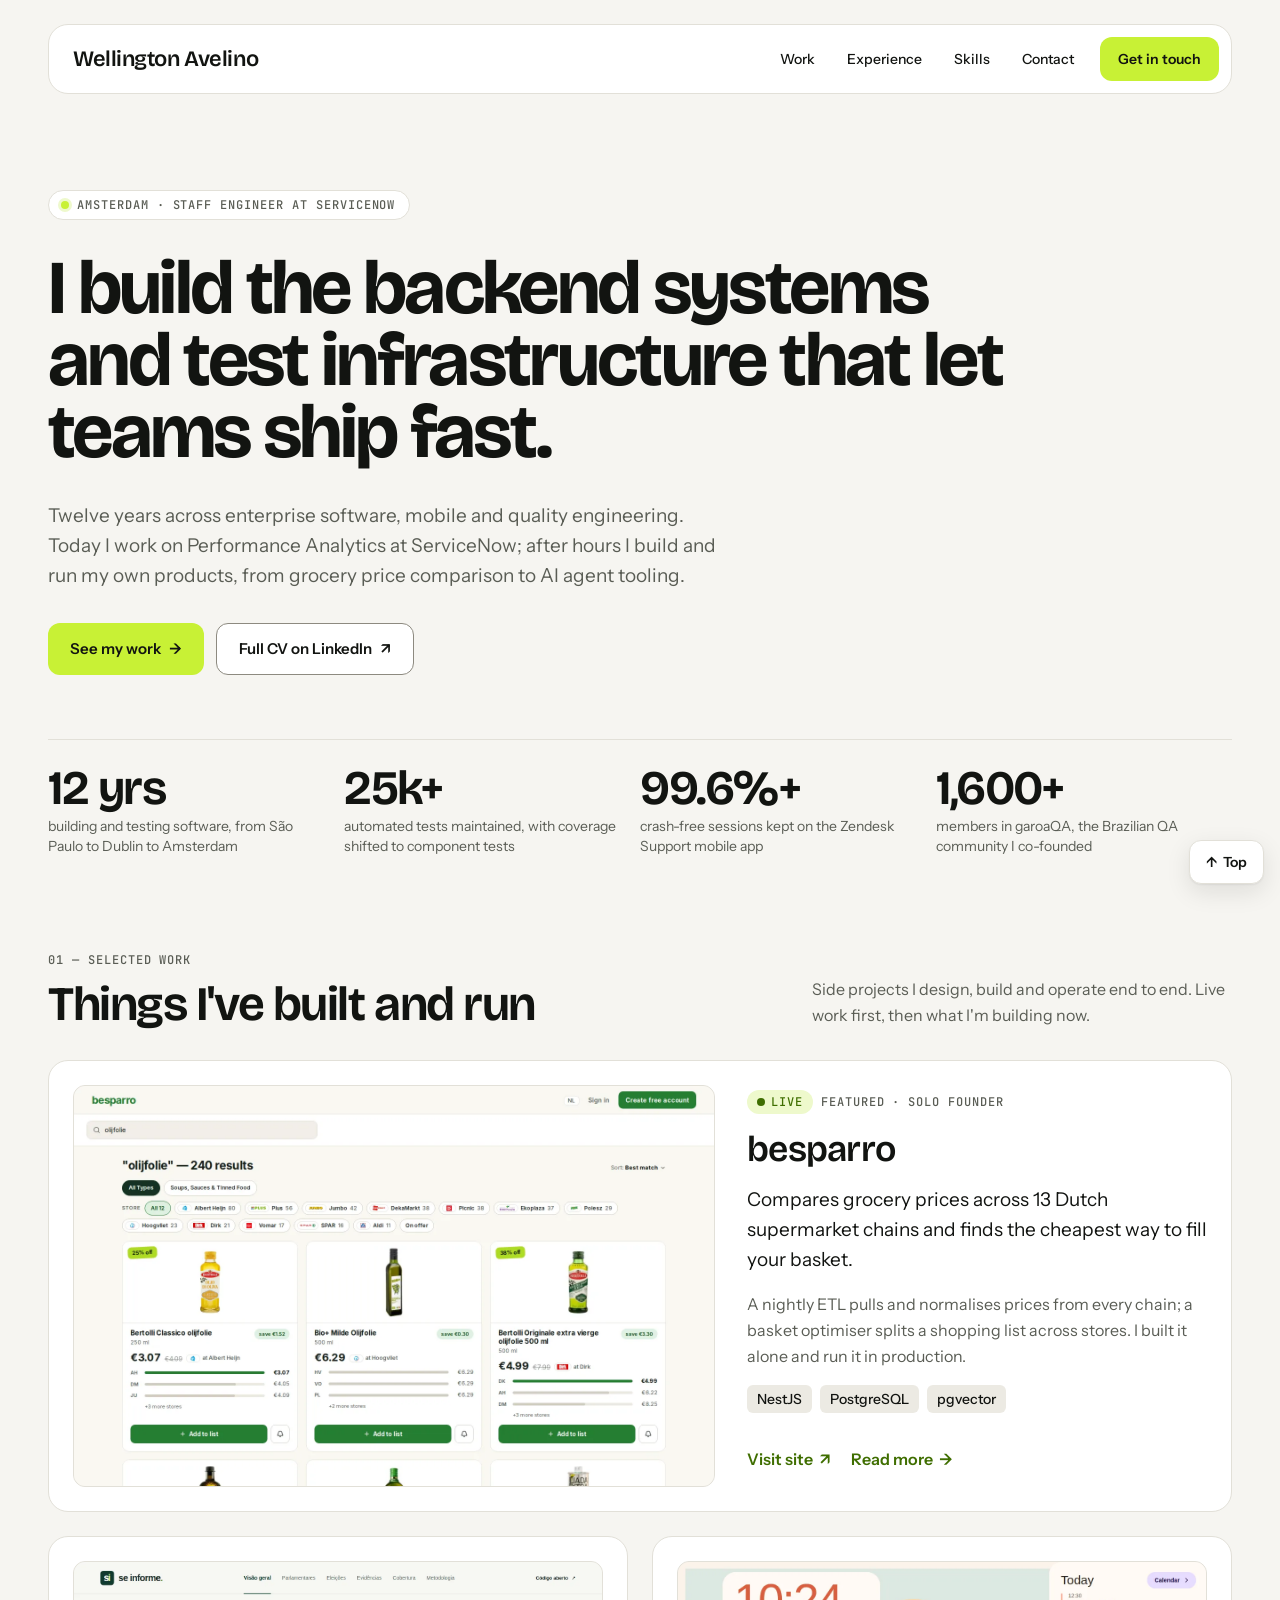
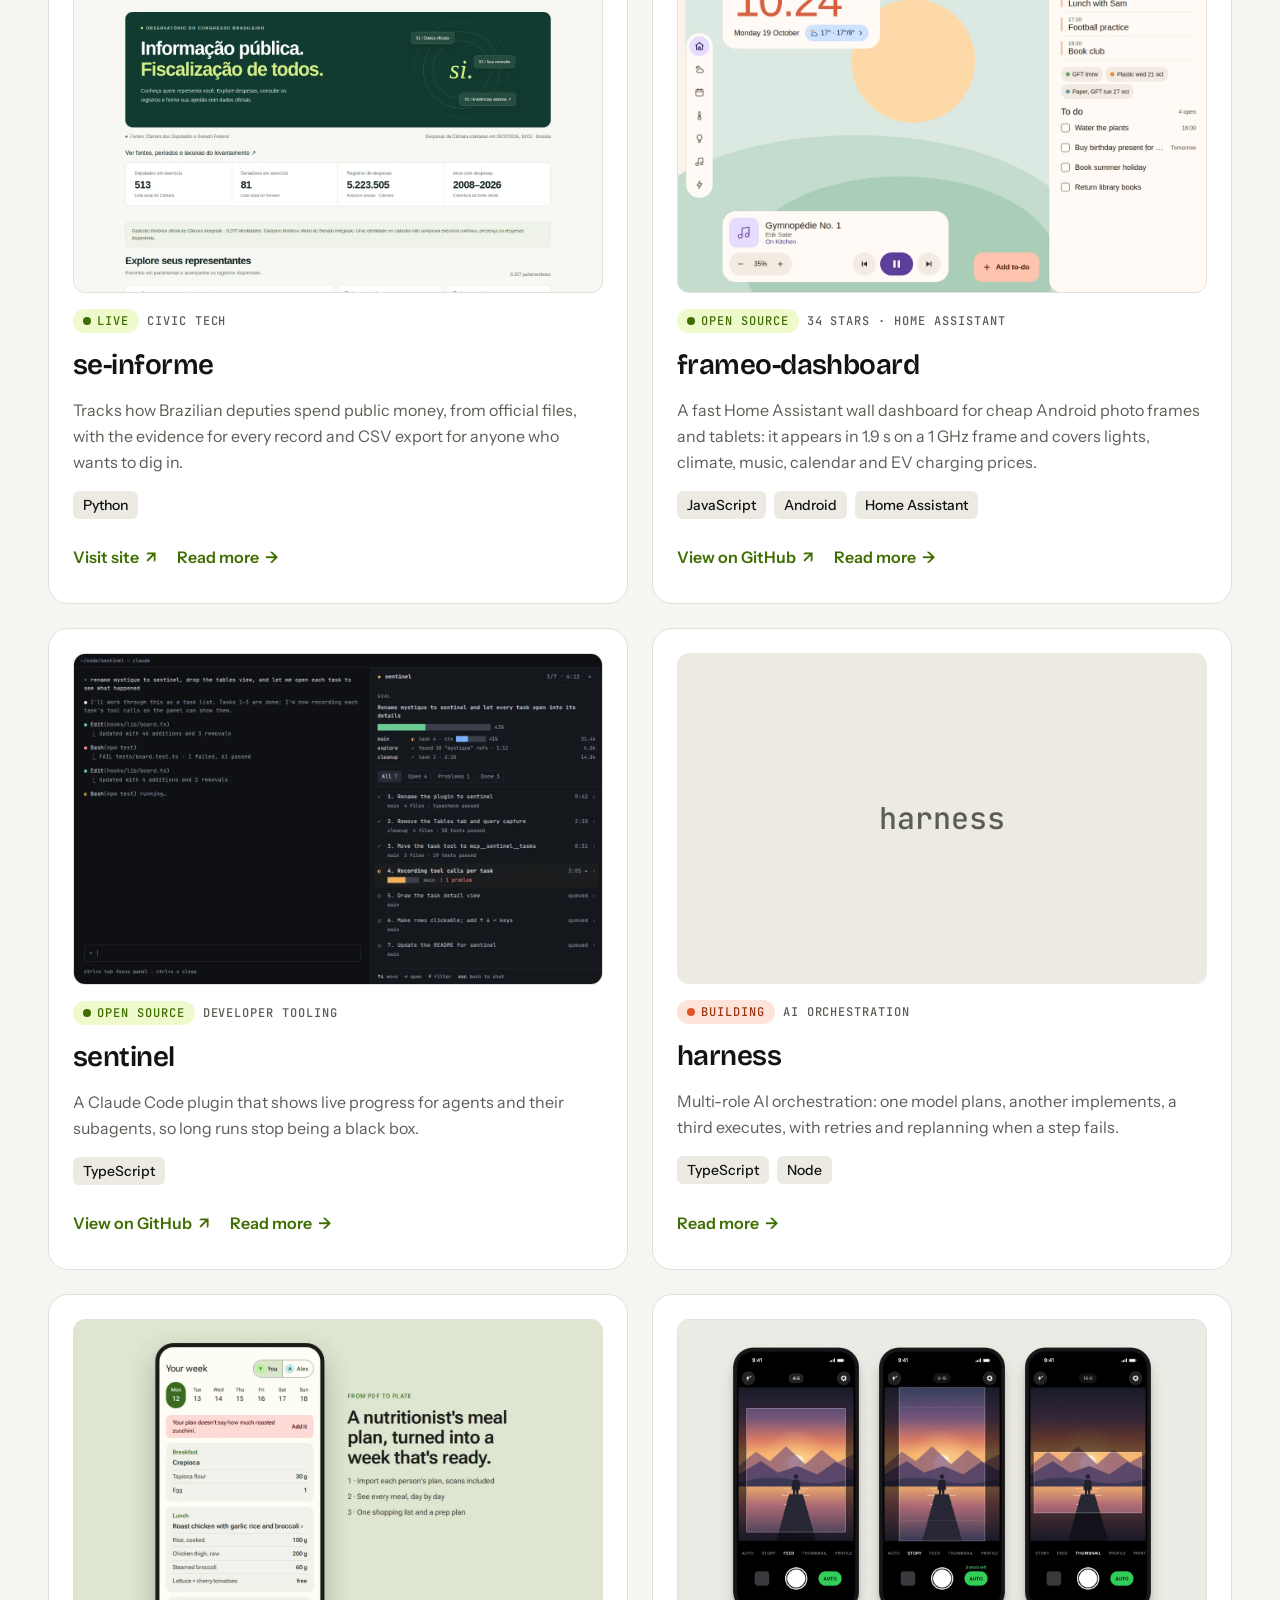
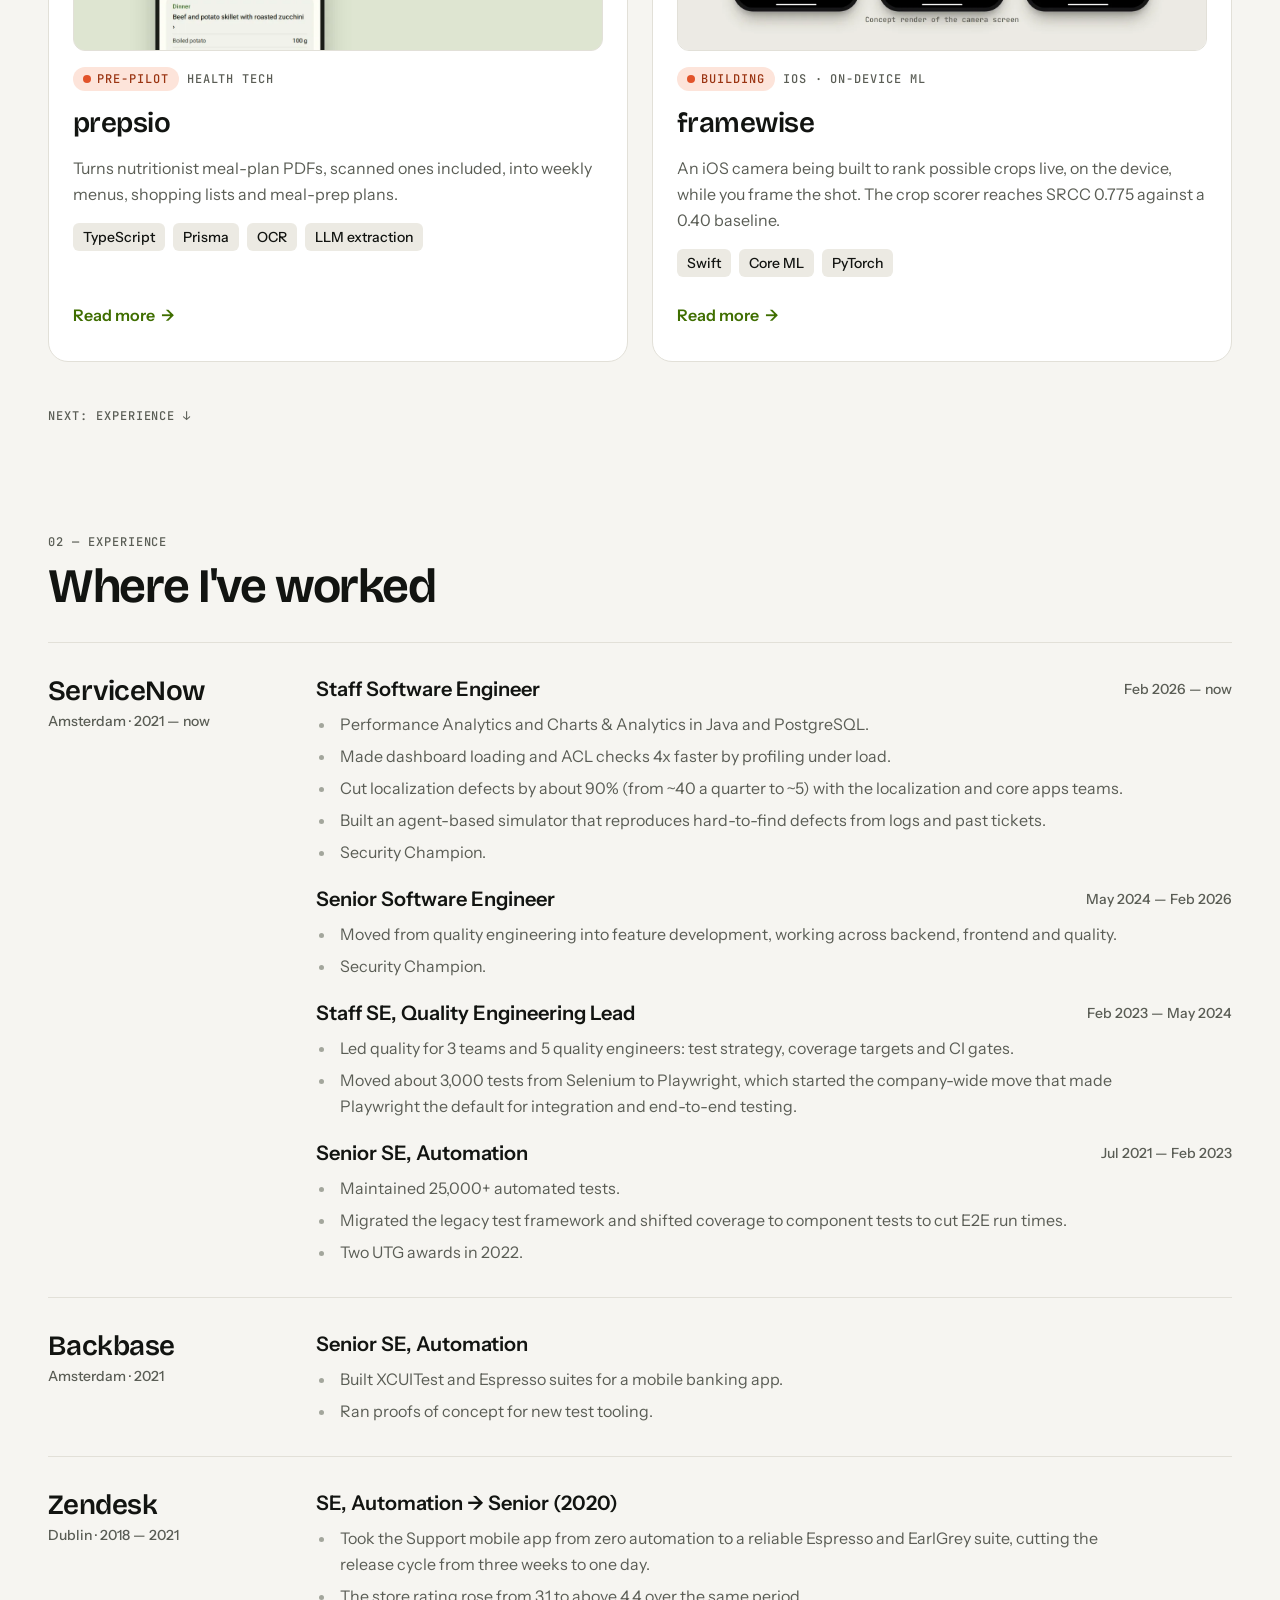
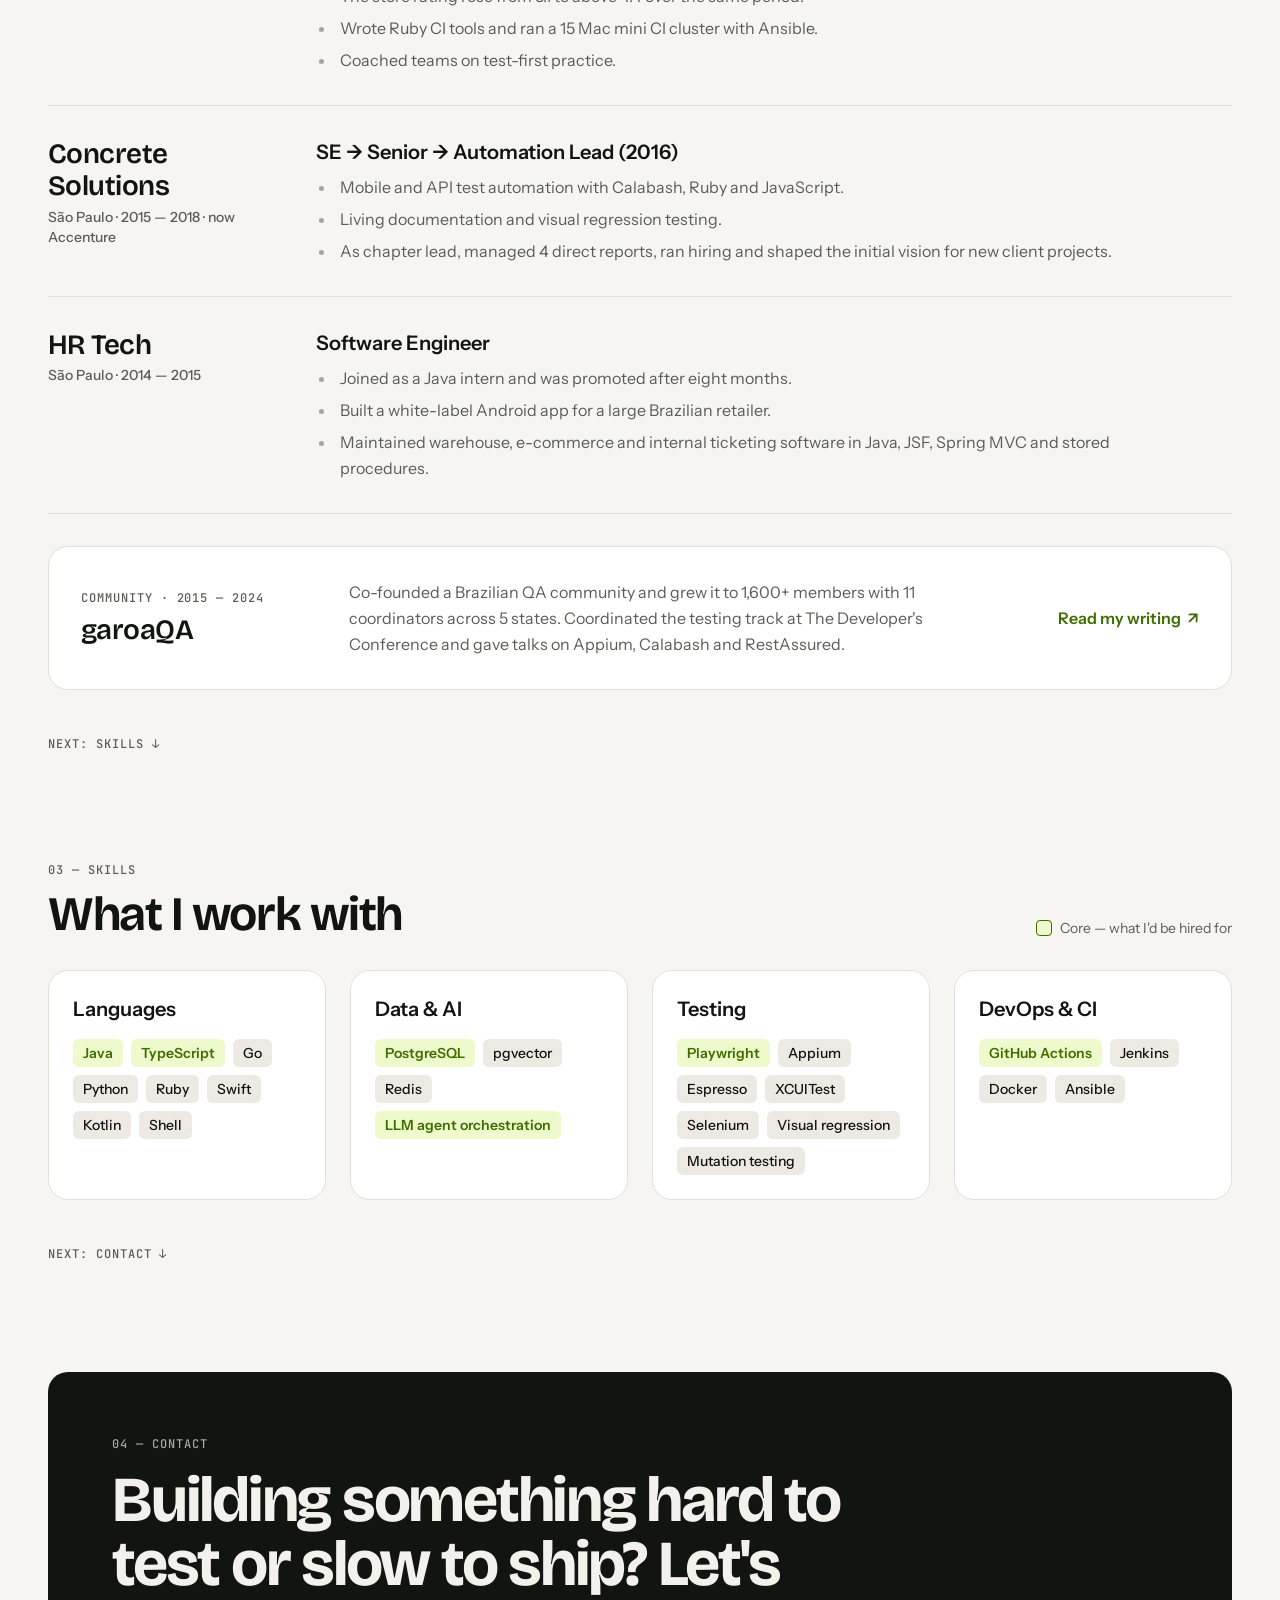
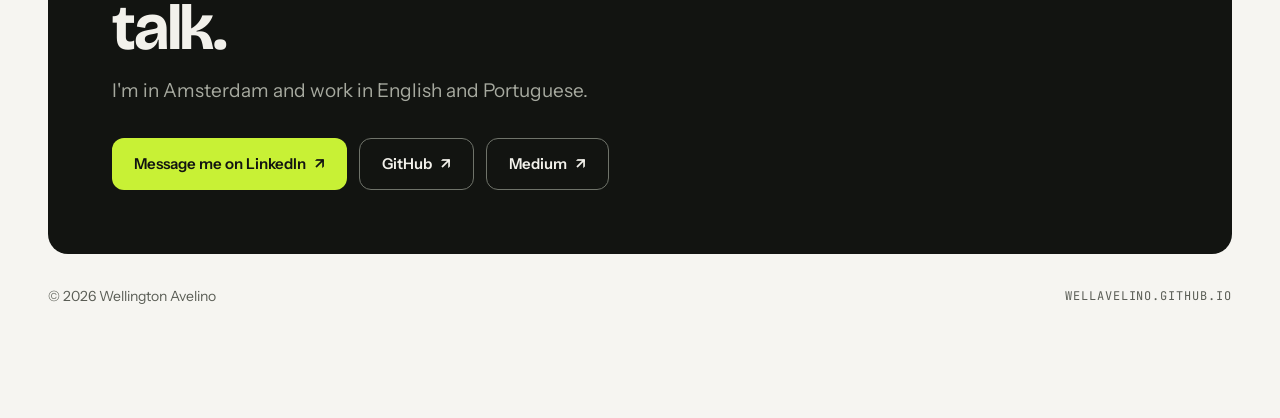
<file: index.html>
<!doctype html>
<html lang="en">
<head>
<meta charset="utf-8">
<title>Wellington Avelino — Staff Software Engineer</title>
<meta name="viewport" content="width=device-width, initial-scale=1">
<meta name="description" content="Wellington Avelino, Staff Software Engineer at ServiceNow in Amsterdam: backend systems, test and build infrastructure, and products I build and run.">
<meta property="og:title" content="Wellington Avelino — Staff Software Engineer">
<meta property="og:description" content="Wellington Avelino, Staff Software Engineer at ServiceNow in Amsterdam: backend systems, test and build infrastructure, and products I build and run.">
<meta property="og:image" content="https://wellavelino.github.io/assets/work/besparro-share.jpg">
<link rel="preconnect" href="https://fonts.googleapis.com">
<link rel="preconnect" href="https://fonts.gstatic.com" crossorigin>
<link rel="stylesheet" href="https://fonts.googleapis.com/css2?family=Bricolage+Grotesque:opsz,wght@12..96,500..700&amp;family=Instrument+Sans:wght@400;500;600&amp;family=JetBrains+Mono:wght@500&amp;display=swap">
<style>
body{margin:0;background:#f6f5f1}
a{color:#3f6e00}a:hover{color:#121411}
a:focus-visible,button:focus-visible{outline:2px solid #121411;outline-offset:2px}
.card{transition:transform 160ms ease-out, box-shadow 160ms ease-out}
.card:hover,.card:focus-within{transform:translateY(-2px);box-shadow:0 1px 2px rgba(18,20,17,0.06),0 16px 40px rgba(18,20,17,0.10)}
.arrow{display:inline-block;transition:transform 160ms ease-out}
a:hover .arrow{transform:translateX(3px)}
@media (prefers-reduced-motion: reduce){.card,.arrow{transition:none}.card:hover,.card:focus-within{transform:none}}
.pts{margin:4px 0 0;padding-left:20px;max-width:72ch;color:#5a5d55;display:flex;flex-direction:column;gap:6px}
.pts li{padding-left:4px}
.pts li::marker{color:#a3a69c}
</style>
<link rel="stylesheet" href="assets/site.css">
</head>
<body>
<div id="top" style="background: #f6f5f1; color: #121411; font-family: 'Instrument Sans', system-ui, -apple-system, 'Segoe UI', sans-serif; font-size: 16px; line-height: 26px; min-height: 100vh">

<!-- NAV -->
<div style="max-width: 1200px; margin: 0 auto; padding: 24px clamp(16px, 4vw, 48px) 0">
<nav class="nav" aria-label="Main" style="display: flex; flex-wrap: wrap; align-items: center; justify-content: space-between; gap: 16px; background: #ffffff; border: 1px solid #e2e0d8; border-radius: 20px; padding: 12px 12px 12px 24px">
<a class="nav-brand" href="#top" style="font-family: 'Bricolage Grotesque', 'Instrument Sans', sans-serif; font-size: 22px; line-height: 28px; font-weight: 600; letter-spacing: -0.02em; color: #121411; text-decoration: none">Wellington Avelino</a>
<div class="nav-links" style="display: flex; flex-wrap: wrap; align-items: center; gap: 4px">
<a href="#work" style="font-size: 14px; line-height: 20px; font-weight: 500; color: #121411; text-decoration: none; padding: 12px 14px; border-radius: 12px">Work</a>
<a href="#experience" style="font-size: 14px; line-height: 20px; font-weight: 500; color: #121411; text-decoration: none; padding: 12px 14px; border-radius: 12px">Experience</a>
<a href="#skills" style="font-size: 14px; line-height: 20px; font-weight: 500; color: #121411; text-decoration: none; padding: 12px 14px; border-radius: 12px">Skills</a>
<a class="nav-dup" href="#contact" style="font-size: 14px; line-height: 20px; font-weight: 500; color: #121411; text-decoration: none; padding: 12px 14px; border-radius: 12px">Contact</a>
<a class="nav-cta" href="#contact" style="font-size: 14px; line-height: 20px; font-weight: 600; color: #121411; background: #c8f135; text-decoration: none; padding: 12px 18px; border-radius: 12px; margin-left: 8px">Get in touch</a>
</div>
</nav>
</div>

<!-- HERO -->
<header style="max-width: 1200px; margin: 0 auto; padding: 96px clamp(16px, 4vw, 48px) 0; display: flex; flex-direction: column; gap: 32px">
<div class="pill" style="display: inline-flex; align-self: flex-start; align-items: center; gap: 8px; background: #ffffff; border: 1px solid #e2e0d8; border-radius: 999px; padding: 6px 14px 6px 12px">
<span aria-hidden="true" style="width: 8px; height: 8px; border-radius: 999px; background: #c8f135; box-shadow: 0 0 0 3px #eef9cc"></span>
<span style="font-family: 'JetBrains Mono', ui-monospace, monospace; font-size: 12px; line-height: 16px; font-weight: 500; letter-spacing: 0.08em; text-transform: uppercase; color: #5a5d55">Amsterdam · Staff engineer at ServiceNow</span>
</div>
<h1 style="margin: 0; max-width: 980px; font-family: 'Bricolage Grotesque', 'Instrument Sans', sans-serif; font-size: clamp(44px, 7vw, 76px); line-height: 0.95; font-weight: 700; letter-spacing: -0.035em">I build the backend systems and test infrastructure that let teams ship fast.</h1>
<p style="margin: 0; max-width: 680px; font-size: 19px; line-height: 30px; color: #5a5d55">Twelve years across enterprise software, mobile and quality engineering. Today I work on Performance Analytics at ServiceNow; after hours I build and run my own products, from grocery price comparison to AI agent tooling.</p>
<div style="display: flex; flex-wrap: wrap; gap: 12px">
<a href="#work" style="display: inline-flex; align-items: center; gap: 8px; min-height: 48px; box-sizing: border-box; padding: 12px 22px; border-radius: 12px; background: #c8f135; color: #121411; font-size: 15px; font-weight: 600; text-decoration: none">See my work <span class="arrow" aria-hidden="true">→</span></a>
<a href="https://www.linkedin.com/in/wellington-avelino" style="display: inline-flex; align-items: center; gap: 8px; min-height: 48px; box-sizing: border-box; padding: 12px 22px; border-radius: 12px; background: #ffffff; border: 1px solid #8d8a80; color: #121411; font-size: 15px; font-weight: 600; text-decoration: none">Full CV on LinkedIn <span aria-hidden="true">↗</span></a>
</div>

<!-- track record -->
<div class="stats" style="display: grid; grid-template-columns: repeat(auto-fit, minmax(min(100%, 220px), 1fr)); gap: 0; border-top: 1px solid #e2e0d8; margin-top: 32px">
<div style="padding: 24px 24px 0 0; display: flex; flex-direction: column; gap: 4px">
<span style="font-family: 'Bricolage Grotesque', sans-serif; font-size: 48px; line-height: 1; font-weight: 650; letter-spacing: -0.03em">12 yrs</span>
<span style="font-size: 14px; line-height: 20px; color: #5a5d55">building and testing software, from São Paulo to Dublin to Amsterdam</span>
</div>
<div style="padding: 24px 24px 0 0; display: flex; flex-direction: column; gap: 4px">
<span style="font-family: 'Bricolage Grotesque', sans-serif; font-size: 48px; line-height: 1; font-weight: 650; letter-spacing: -0.03em">25k+</span>
<span style="font-size: 14px; line-height: 20px; color: #5a5d55">automated tests maintained, with coverage shifted to component tests</span>
</div>
<div style="padding: 24px 24px 0 0; display: flex; flex-direction: column; gap: 4px">
<span style="font-family: 'Bricolage Grotesque', sans-serif; font-size: 48px; line-height: 1; font-weight: 650; letter-spacing: -0.03em">99.6%+</span>
<span style="font-size: 14px; line-height: 20px; color: #5a5d55">crash-free sessions kept on the Zendesk Support mobile app</span>
</div>
<div style="padding: 24px 24px 0 0; display: flex; flex-direction: column; gap: 4px">
<span style="font-family: 'Bricolage Grotesque', sans-serif; font-size: 48px; line-height: 1; font-weight: 650; letter-spacing: -0.03em">1,600+</span>
<span style="font-size: 14px; line-height: 20px; color: #5a5d55">members in garoaQA, the Brazilian QA community I co-founded</span>
</div>
</div>
</header>

<!-- SELECTED WORK -->
<section id="work" aria-labelledby="work-h" style="max-width: 1200px; margin: 0 auto; padding: 96px clamp(16px, 4vw, 48px) 0; display: flex; flex-direction: column; gap: 32px">
<div style="display: flex; flex-wrap: wrap; align-items: flex-end; justify-content: space-between; gap: 16px">
<div style="display: flex; flex-direction: column; gap: 12px">
<span style="font-family: 'JetBrains Mono', ui-monospace, monospace; font-size: 12px; line-height: 16px; font-weight: 500; letter-spacing: 0.08em; text-transform: uppercase; color: #5a5d55">01 — Selected work</span>
<h2 id="work-h" style="margin: 0; font-family: 'Bricolage Grotesque', sans-serif; font-size: 48px; line-height: 1; font-weight: 650; letter-spacing: -0.03em">Things I've built and run</h2>
</div>
<p style="margin: 0; max-width: 420px; color: #5a5d55">Side projects I design, build and operate end to end. Live work first, then what I'm building now.</p>
</div>

<div style="display: grid; grid-template-columns: repeat(auto-fit, minmax(min(100%, 440px), 1fr)); gap: 24px">

<!-- FEATURED: besparro -->
<article class="card" style="grid-column: 1 / -1; background: #ffffff; border: 1px solid #e2e0d8; border-radius: 20px; padding: 24px; display: flex; flex-wrap: wrap; gap: 32px">
<div class="col" style="flex: 1 1 520px; min-width: 0; aspect-ratio: 16 / 10; background: #eceae3; border-radius: 12px; overflow: hidden; border: 1px solid #e2e0d8;"><img src="assets/work/besparro.webp" alt="besparro search results for olijfolie: 240 products with live prices compared across Dutch supermarkets" width="1440" height="900" loading="lazy" style="display: block; width: 100%; height: 100%; object-fit: cover; object-position: top left"></div>
<div style="flex: 1 1 340px; min-width: 0; display: flex; flex-direction: column; gap: 16px; justify-content: center">
<div style="display: flex; flex-wrap: wrap; align-items: center; gap: 8px">
<span style="display: inline-flex; align-items: center; gap: 6px; background: #eef9cc; color: #3f6e00; border-radius: 999px; padding: 4px 10px; font-family: 'JetBrains Mono', ui-monospace, monospace; font-size: 12px; line-height: 16px; font-weight: 500; letter-spacing: 0.08em; text-transform: uppercase"><span aria-hidden="true" style="width: 8px; height: 8px; border-radius: 999px; background: #3f6e00"></span>Live</span>
<span style="font-family: 'JetBrains Mono', ui-monospace, monospace; font-size: 12px; line-height: 16px; font-weight: 500; letter-spacing: 0.08em; text-transform: uppercase; color: #5a5d55">Featured · Solo founder</span>
</div>
<h3 style="margin: 0; font-family: 'Bricolage Grotesque', sans-serif; font-size: 36px; line-height: 1.1; font-weight: 600; letter-spacing: -0.02em">besparro</h3>
<p style="margin: 0; font-size: 19px; line-height: 30px">Compares grocery prices across 13 Dutch supermarket chains and finds the cheapest way to fill your basket.</p>
<p style="margin: 0; color: #5a5d55">A nightly ETL pulls and normalises prices from every chain; a basket optimiser splits a shopping list across stores. I built it alone and run it in production.</p>
<div style="display: flex; flex-wrap: wrap; gap: 8px">
<span style="background: #eceae3; border-radius: 6px; padding: 4px 10px; font-size: 14px; line-height: 20px; font-weight: 500">NestJS</span>
<span style="background: #eceae3; border-radius: 6px; padding: 4px 10px; font-size: 14px; line-height: 20px; font-weight: 500">PostgreSQL</span>
<span style="background: #eceae3; border-radius: 6px; padding: 4px 10px; font-size: 14px; line-height: 20px; font-weight: 500">pgvector</span>
</div>
<div style="display: flex; flex-wrap: wrap; gap: 20px; padding-top: 8px">
<a href="https://besparro.com" style="display: inline-flex; align-items: center; gap: 6px; min-height: 44px; font-weight: 600; text-decoration: none">Visit site <span aria-hidden="true">↗</span></a>
<a href="work/besparro.html" style="display: inline-flex; align-items: center; gap: 6px; min-height: 44px; font-weight: 600; text-decoration: none">Read more <span class="arrow" aria-hidden="true">→</span></a>
</div>
</div>
</article>

<!-- se-informe -->
<article class="card" style="background: #ffffff; border: 1px solid #e2e0d8; border-radius: 20px; padding: 24px; display: flex; flex-direction: column; gap: 16px">
<div style="aspect-ratio: 16 / 10; background: #eceae3; border-radius: 12px; overflow: hidden; border: 1px solid #e2e0d8;"><img src="assets/work/se-informe.webp" alt="se informe home page: public data on the Brazilian Congress, with deputies, senators and expense records" width="1440" height="900" loading="lazy" style="display: block; width: 100%; height: 100%; object-fit: cover; object-position: top left"></div>
<div style="display: flex; flex-wrap: wrap; align-items: center; gap: 8px">
<span style="display: inline-flex; align-items: center; gap: 6px; background: #eef9cc; color: #3f6e00; border-radius: 999px; padding: 4px 10px; font-family: 'JetBrains Mono', ui-monospace, monospace; font-size: 12px; line-height: 16px; font-weight: 500; letter-spacing: 0.08em; text-transform: uppercase"><span aria-hidden="true" style="width: 8px; height: 8px; border-radius: 999px; background: #3f6e00"></span>Live</span>
<span style="font-family: 'JetBrains Mono', ui-monospace, monospace; font-size: 12px; line-height: 16px; font-weight: 500; letter-spacing: 0.08em; text-transform: uppercase; color: #5a5d55">Civic tech</span>
</div>
<h3 style="margin: 0; font-family: 'Bricolage Grotesque', sans-serif; font-size: 28px; line-height: 1.15; font-weight: 600; letter-spacing: -0.02em">se-informe</h3>
<p style="margin: 0; color: #5a5d55">Tracks how Brazilian deputies spend public money, from official files, with the evidence for every record and CSV export for anyone who wants to dig in.</p>
<div style="display: flex; flex-wrap: wrap; gap: 8px">
<span style="background: #eceae3; border-radius: 6px; padding: 4px 10px; font-size: 14px; line-height: 20px; font-weight: 500">Python</span>
</div>
<div style="display: flex; flex-wrap: wrap; gap: 20px; margin-top: auto">
<a href="https://seinformebrasil.org" style="display: inline-flex; align-items: center; gap: 6px; min-height: 44px; font-weight: 600; text-decoration: none">Visit site <span aria-hidden="true">↗</span></a>
<a href="work/se-informe.html" style="display: inline-flex; align-items: center; gap: 6px; min-height: 44px; font-weight: 600; text-decoration: none">Read more <span class="arrow" aria-hidden="true">→</span></a>
</div>
</article>

<!-- frameo -->
<article class="card" style="background: #ffffff; border: 1px solid #e2e0d8; border-radius: 20px; padding: 24px; display: flex; flex-direction: column; gap: 16px">
<div style="aspect-ratio: 16 / 10; background: #eceae3; border-radius: 12px; overflow: hidden; border: 1px solid #e2e0d8;"><img src="assets/work/frameo.webp" alt="frameo-dashboard home screen: clock, weather, calendar, bin days, to-do list and music player" width="1280" height="800" loading="lazy" style="display: block; width: 100%; height: 100%; object-fit: cover; object-position: top left"></div>
<div style="display: flex; flex-wrap: wrap; align-items: center; gap: 8px">
<span style="display: inline-flex; align-items: center; gap: 6px; background: #eef9cc; color: #3f6e00; border-radius: 999px; padding: 4px 10px; font-family: 'JetBrains Mono', ui-monospace, monospace; font-size: 12px; line-height: 16px; font-weight: 500; letter-spacing: 0.08em; text-transform: uppercase"><span aria-hidden="true" style="width: 8px; height: 8px; border-radius: 999px; background: #3f6e00"></span>Open source</span>
<span style="font-family: 'JetBrains Mono', ui-monospace, monospace; font-size: 12px; line-height: 16px; font-weight: 500; letter-spacing: 0.08em; text-transform: uppercase; color: #5a5d55">34 stars · Home Assistant</span>
</div>
<h3 style="margin: 0; font-family: 'Bricolage Grotesque', sans-serif; font-size: 28px; line-height: 1.15; font-weight: 600; letter-spacing: -0.02em">frameo-dashboard</h3>
<p style="margin: 0; color: #5a5d55">A fast Home Assistant wall dashboard for cheap Android photo frames and tablets: it appears in 1.9 s on a 1 GHz frame and covers lights, climate, music, calendar and EV charging prices.</p>
<div style="display: flex; flex-wrap: wrap; gap: 8px">
<span style="background: #eceae3; border-radius: 6px; padding: 4px 10px; font-size: 14px; line-height: 20px; font-weight: 500">JavaScript</span>
<span style="background: #eceae3; border-radius: 6px; padding: 4px 10px; font-size: 14px; line-height: 20px; font-weight: 500">Android</span>
<span style="background: #eceae3; border-radius: 6px; padding: 4px 10px; font-size: 14px; line-height: 20px; font-weight: 500">Home Assistant</span>
</div>
<div style="display: flex; flex-wrap: wrap; gap: 20px; margin-top: auto">
<a href="https://github.com/wellavelino/frameo-homeassistant-dashboard" style="display: inline-flex; align-items: center; gap: 6px; min-height: 44px; font-weight: 600; text-decoration: none">View on GitHub <span aria-hidden="true">↗</span></a>
<a href="work/frameo.html" style="display: inline-flex; align-items: center; gap: 6px; min-height: 44px; font-weight: 600; text-decoration: none">Read more <span class="arrow" aria-hidden="true">→</span></a>
</div>
</article>

<!-- sentinel -->
<article class="card" style="background: #ffffff; border: 1px solid #e2e0d8; border-radius: 20px; padding: 24px; display: flex; flex-direction: column; gap: 16px">
<div style="aspect-ratio: 16 / 10; background: #eceae3; border-radius: 12px; overflow: hidden; border: 1px solid #e2e0d8;"><img src="assets/work/sentinel.webp" alt="sentinel progress panel beside a Claude Code session, listing tasks and their status" width="1280" height="800" loading="lazy" style="display: block; width: 100%; height: 100%; object-fit: cover; object-position: top left"></div>
<div style="display: flex; flex-wrap: wrap; align-items: center; gap: 8px">
<span style="display: inline-flex; align-items: center; gap: 6px; background: #eef9cc; color: #3f6e00; border-radius: 999px; padding: 4px 10px; font-family: 'JetBrains Mono', ui-monospace, monospace; font-size: 12px; line-height: 16px; font-weight: 500; letter-spacing: 0.08em; text-transform: uppercase"><span aria-hidden="true" style="width: 8px; height: 8px; border-radius: 999px; background: #3f6e00"></span>Open source</span>
<span style="font-family: 'JetBrains Mono', ui-monospace, monospace; font-size: 12px; line-height: 16px; font-weight: 500; letter-spacing: 0.08em; text-transform: uppercase; color: #5a5d55">Developer tooling</span>
</div>
<h3 style="margin: 0; font-family: 'Bricolage Grotesque', sans-serif; font-size: 28px; line-height: 1.15; font-weight: 600; letter-spacing: -0.02em">sentinel</h3>
<p style="margin: 0; color: #5a5d55">A Claude Code plugin that shows live progress for agents and their subagents, so long runs stop being a black box.</p>
<div style="display: flex; flex-wrap: wrap; gap: 8px">
<span style="background: #eceae3; border-radius: 6px; padding: 4px 10px; font-size: 14px; line-height: 20px; font-weight: 500">TypeScript</span>
</div>
<div style="display: flex; flex-wrap: wrap; gap: 20px; margin-top: auto">
<a href="https://github.com/wellavelino/sentinel" style="display: inline-flex; align-items: center; gap: 6px; min-height: 44px; font-weight: 600; text-decoration: none">View on GitHub <span aria-hidden="true">↗</span></a>
<a href="work/sentinel.html" style="display: inline-flex; align-items: center; gap: 6px; min-height: 44px; font-weight: 600; text-decoration: none">Read more <span class="arrow" aria-hidden="true">→</span></a>
</div>
</article>

<!-- harness -->
<article class="card" style="background: #ffffff; border: 1px solid #e2e0d8; border-radius: 20px; padding: 24px; display: flex; flex-direction: column; gap: 16px">
<div style="aspect-ratio: 16 / 10; background: #eceae3; border-radius: 12px; display: flex; align-items: center; justify-content: center; font-family: 'JetBrains Mono', ui-monospace, monospace; font-size: clamp(20px, 2.4vw, 30px); font-weight: 500; color: #5a5d55">harness</div>
<div style="display: flex; flex-wrap: wrap; align-items: center; gap: 8px">
<span style="display: inline-flex; align-items: center; gap: 6px; background: #fde4da; color: #9a3412; border-radius: 999px; padding: 4px 10px; font-family: 'JetBrains Mono', ui-monospace, monospace; font-size: 12px; line-height: 16px; font-weight: 500; letter-spacing: 0.08em; text-transform: uppercase"><span aria-hidden="true" style="width: 8px; height: 8px; border-radius: 999px; background: #e2532a"></span>Building</span>
<span style="font-family: 'JetBrains Mono', ui-monospace, monospace; font-size: 12px; line-height: 16px; font-weight: 500; letter-spacing: 0.08em; text-transform: uppercase; color: #5a5d55">AI orchestration</span>
</div>
<h3 style="margin: 0; font-family: 'Bricolage Grotesque', sans-serif; font-size: 28px; line-height: 1.15; font-weight: 600; letter-spacing: -0.02em">harness</h3>
<p style="margin: 0; color: #5a5d55">Multi-role AI orchestration: one model plans, another implements, a third executes, with retries and replanning when a step fails.</p>
<div style="display: flex; flex-wrap: wrap; gap: 8px">
<span style="background: #eceae3; border-radius: 6px; padding: 4px 10px; font-size: 14px; line-height: 20px; font-weight: 500">TypeScript</span>
<span style="background: #eceae3; border-radius: 6px; padding: 4px 10px; font-size: 14px; line-height: 20px; font-weight: 500">Node</span>
</div>
<div style="display: flex; flex-wrap: wrap; gap: 20px; margin-top: auto">
<a href="work/harness.html" style="display: inline-flex; align-items: center; gap: 6px; min-height: 44px; font-weight: 600; text-decoration: none">Read more <span class="arrow" aria-hidden="true">→</span></a>
</div>
</article>

<!-- prepsio -->
<article class="card" style="background: #ffffff; border: 1px solid #e2e0d8; border-radius: 20px; padding: 24px; display: flex; flex-direction: column; gap: 16px">
<div style="aspect-ratio: 16 / 10; background: #eceae3; border-radius: 12px; overflow: hidden; border: 1px solid #e2e0d8;"><img src="assets/work/prepsio.webp" alt="prepsio week view: a day of meals from a nutritionist plan, with amounts" width="1280" height="800" loading="lazy" style="display: block; width: 100%; height: 100%; object-fit: cover; object-position: top left"></div>
<div style="display: flex; flex-wrap: wrap; align-items: center; gap: 8px">
<span style="display: inline-flex; align-items: center; gap: 6px; background: #fde4da; color: #9a3412; border-radius: 999px; padding: 4px 10px; font-family: 'JetBrains Mono', ui-monospace, monospace; font-size: 12px; line-height: 16px; font-weight: 500; letter-spacing: 0.08em; text-transform: uppercase"><span aria-hidden="true" style="width: 8px; height: 8px; border-radius: 999px; background: #e2532a"></span>Pre-pilot</span>
<span style="font-family: 'JetBrains Mono', ui-monospace, monospace; font-size: 12px; line-height: 16px; font-weight: 500; letter-spacing: 0.08em; text-transform: uppercase; color: #5a5d55">Health tech</span>
</div>
<h3 style="margin: 0; font-family: 'Bricolage Grotesque', sans-serif; font-size: 28px; line-height: 1.15; font-weight: 600; letter-spacing: -0.02em">prepsio</h3>
<p style="margin: 0; color: #5a5d55">Turns nutritionist meal-plan PDFs, scanned ones included, into weekly menus, shopping lists and meal-prep plans.</p>
<div style="display: flex; flex-wrap: wrap; gap: 8px">
<span style="background: #eceae3; border-radius: 6px; padding: 4px 10px; font-size: 14px; line-height: 20px; font-weight: 500">TypeScript</span>
<span style="background: #eceae3; border-radius: 6px; padding: 4px 10px; font-size: 14px; line-height: 20px; font-weight: 500">Prisma</span>
<span style="background: #eceae3; border-radius: 6px; padding: 4px 10px; font-size: 14px; line-height: 20px; font-weight: 500">OCR</span>
<span style="background: #eceae3; border-radius: 6px; padding: 4px 10px; font-size: 14px; line-height: 20px; font-weight: 500">LLM extraction</span>
</div>
<div style="display: flex; flex-wrap: wrap; gap: 20px; margin-top: auto">
<a href="work/prepsio.html" style="display: inline-flex; align-items: center; gap: 6px; min-height: 44px; font-weight: 600; text-decoration: none">Read more <span class="arrow" aria-hidden="true">→</span></a>
</div>
</article>

<!-- framewise -->
<article class="card" style="background: #ffffff; border: 1px solid #e2e0d8; border-radius: 20px; padding: 24px; display: flex; flex-direction: column; gap: 16px">
<div style="aspect-ratio: 16 / 10; background: #eceae3; border-radius: 12px; overflow: hidden; border: 1px solid #e2e0d8;"><img src="assets/work/framewise.webp" alt="Concept render of the framewise camera screen in three destinations, Feed, Story and Thumbnail, built from the app's design tokens" width="1440" height="900" loading="lazy" style="display: block; width: 100%; height: 100%; object-fit: cover"></div>
<div style="display: flex; flex-wrap: wrap; align-items: center; gap: 8px">
<span style="display: inline-flex; align-items: center; gap: 6px; background: #fde4da; color: #9a3412; border-radius: 999px; padding: 4px 10px; font-family: 'JetBrains Mono', ui-monospace, monospace; font-size: 12px; line-height: 16px; font-weight: 500; letter-spacing: 0.08em; text-transform: uppercase"><span aria-hidden="true" style="width: 8px; height: 8px; border-radius: 999px; background: #e2532a"></span>Building</span>
<span style="font-family: 'JetBrains Mono', ui-monospace, monospace; font-size: 12px; line-height: 16px; font-weight: 500; letter-spacing: 0.08em; text-transform: uppercase; color: #5a5d55">iOS · On-device ML</span>
</div>
<h3 style="margin: 0; font-family: 'Bricolage Grotesque', sans-serif; font-size: 28px; line-height: 1.15; font-weight: 600; letter-spacing: -0.02em">framewise</h3>
<p style="margin: 0; color: #5a5d55">An iOS camera being built to rank possible crops live, on the device, while you frame the shot. The crop scorer reaches SRCC 0.775 against a 0.40 baseline.</p>
<div style="display: flex; flex-wrap: wrap; gap: 8px">
<span style="background: #eceae3; border-radius: 6px; padding: 4px 10px; font-size: 14px; line-height: 20px; font-weight: 500">Swift</span>
<span style="background: #eceae3; border-radius: 6px; padding: 4px 10px; font-size: 14px; line-height: 20px; font-weight: 500">Core ML</span>
<span style="background: #eceae3; border-radius: 6px; padding: 4px 10px; font-size: 14px; line-height: 20px; font-weight: 500">PyTorch</span>
</div>
<div style="display: flex; flex-wrap: wrap; gap: 20px; margin-top: auto">
<a href="work/framewise.html" style="display: inline-flex; align-items: center; gap: 6px; min-height: 44px; font-weight: 600; text-decoration: none">Read more <span class="arrow" aria-hidden="true">→</span></a>
</div>
</article>

</div>
<a class="next" href="#experience">Next: Experience <span aria-hidden="true">↓</span></a>
</section>

<!-- EXPERIENCE -->
<section id="experience" aria-labelledby="exp-h" style="max-width: 1200px; margin: 0 auto; padding: 96px clamp(16px, 4vw, 48px) 0; display: flex; flex-direction: column; gap: 32px">
<div style="display: flex; flex-direction: column; gap: 12px">
<span style="font-family: 'JetBrains Mono', ui-monospace, monospace; font-size: 12px; line-height: 16px; font-weight: 500; letter-spacing: 0.08em; text-transform: uppercase; color: #5a5d55">02 — Experience</span>
<h2 id="exp-h" style="margin: 0; font-family: 'Bricolage Grotesque', sans-serif; font-size: 48px; line-height: 1; font-weight: 650; letter-spacing: -0.03em">Where I've worked</h2>
</div>

<div style="display: flex; flex-direction: column; border-top: 1px solid #e2e0d8">

<!-- ServiceNow -->
<div style="display: flex; flex-wrap: wrap; gap: 16px 48px; padding: 32px 0; border-bottom: 1px solid #e2e0d8">
<div class="col" style="flex: 0 0 220px; display: flex; flex-direction: column; gap: 4px">
<span style="font-family: 'Bricolage Grotesque', sans-serif; font-size: 28px; line-height: 1.15; font-weight: 600; letter-spacing: -0.02em">ServiceNow</span>
<span style="font-size: 14px; line-height: 20px; font-weight: 500; color: #5a5d55">Amsterdam · 2021 — now</span>
</div>
<div class="col" style="flex: 1 1 520px; min-width: 0; display: flex; flex-direction: column; gap: 20px">
<div style="display: flex; flex-direction: column; gap: 4px">
<div class="role" style="display: flex; flex-wrap: wrap; justify-content: space-between; gap: 4px 16px"><span style="font-size: 20px; line-height: 28px; font-weight: 600">Staff Software Engineer</span><span style="font-size: 14px; line-height: 28px; font-weight: 500; color: #5a5d55">Feb 2026 — now</span></div>
<ul class="pts">
<li>Performance Analytics and Charts &amp; Analytics in Java and PostgreSQL.</li>
<li>Made dashboard loading and ACL checks 4x faster by profiling under load.</li>
<li>Cut localization defects by about 90% (from ~40 a quarter to ~5) with the localization and core apps teams.</li>
<li>Built an agent-based simulator that reproduces hard-to-find defects from logs and past tickets.</li>
<li>Security Champion.</li>
</ul>
</div>
<div style="display: flex; flex-direction: column; gap: 4px">
<div class="role" style="display: flex; flex-wrap: wrap; justify-content: space-between; gap: 4px 16px"><span style="font-size: 20px; line-height: 28px; font-weight: 600">Senior Software Engineer</span><span style="font-size: 14px; line-height: 28px; font-weight: 500; color: #5a5d55">May 2024 — Feb 2026</span></div>
<ul class="pts">
<li>Moved from quality engineering into feature development, working across backend, frontend and quality.</li>
<li>Security Champion.</li>
</ul>
</div>
<div style="display: flex; flex-direction: column; gap: 4px">
<div class="role" style="display: flex; flex-wrap: wrap; justify-content: space-between; gap: 4px 16px"><span style="font-size: 20px; line-height: 28px; font-weight: 600">Staff SE, Quality Engineering Lead</span><span style="font-size: 14px; line-height: 28px; font-weight: 500; color: #5a5d55">Feb 2023 — May 2024</span></div>
<ul class="pts">
<li>Led quality for 3 teams and 5 quality engineers: test strategy, coverage targets and CI gates.</li>
<li>Moved about 3,000 tests from Selenium to Playwright, which started the company-wide move that made Playwright the default for integration and end-to-end testing.</li>
</ul>
</div>
<div style="display: flex; flex-direction: column; gap: 4px">
<div class="role" style="display: flex; flex-wrap: wrap; justify-content: space-between; gap: 4px 16px"><span style="font-size: 20px; line-height: 28px; font-weight: 600">Senior SE, Automation</span><span style="font-size: 14px; line-height: 28px; font-weight: 500; color: #5a5d55">Jul 2021 — Feb 2023</span></div>
<ul class="pts">
<li>Maintained 25,000+ automated tests.</li>
<li>Migrated the legacy test framework and shifted coverage to component tests to cut E2E run times.</li>
<li>Two UTG awards in 2022.</li>
</ul>
</div>
</div>
</div>

<!-- Backbase -->
<div style="display: flex; flex-wrap: wrap; gap: 16px 48px; padding: 32px 0; border-bottom: 1px solid #e2e0d8">
<div class="col" style="flex: 0 0 220px; display: flex; flex-direction: column; gap: 4px">
<span style="font-family: 'Bricolage Grotesque', sans-serif; font-size: 28px; line-height: 1.15; font-weight: 600; letter-spacing: -0.02em">Backbase</span>
<span style="font-size: 14px; line-height: 20px; font-weight: 500; color: #5a5d55">Amsterdam · 2021</span>
</div>
<div class="col" style="flex: 1 1 520px; min-width: 0; display: flex; flex-direction: column; gap: 4px">
<span style="font-size: 20px; line-height: 28px; font-weight: 600">Senior SE, Automation</span>
<ul class="pts">
<li>Built XCUITest and Espresso suites for a mobile banking app.</li>
<li>Ran proofs of concept for new test tooling.</li>
</ul>
</div>
</div>

<!-- Zendesk -->
<div style="display: flex; flex-wrap: wrap; gap: 16px 48px; padding: 32px 0; border-bottom: 1px solid #e2e0d8">
<div class="col" style="flex: 0 0 220px; display: flex; flex-direction: column; gap: 4px">
<span style="font-family: 'Bricolage Grotesque', sans-serif; font-size: 28px; line-height: 1.15; font-weight: 600; letter-spacing: -0.02em">Zendesk</span>
<span style="font-size: 14px; line-height: 20px; font-weight: 500; color: #5a5d55">Dublin · 2018 — 2021</span>
</div>
<div class="col" style="flex: 1 1 520px; min-width: 0; display: flex; flex-direction: column; gap: 4px">
<span style="font-size: 20px; line-height: 28px; font-weight: 600">SE, Automation → Senior (2020)</span>
<ul class="pts">
<li>Took the Support mobile app from zero automation to a reliable Espresso and EarlGrey suite, cutting the release cycle from three weeks to one day.</li>
<li>The store rating rose from 3.1 to above 4.4 over the same period.</li>
<li>Wrote Ruby CI tools and ran a 15 Mac mini CI cluster with Ansible.</li>
<li>Coached teams on test-first practice.</li>
</ul>
</div>
</div>

<!-- Concrete -->
<div style="display: flex; flex-wrap: wrap; gap: 16px 48px; padding: 32px 0; border-bottom: 1px solid #e2e0d8">
<div class="col" style="flex: 0 0 220px; display: flex; flex-direction: column; gap: 4px">
<span style="font-family: 'Bricolage Grotesque', sans-serif; font-size: 28px; line-height: 1.15; font-weight: 600; letter-spacing: -0.02em">Concrete Solutions</span>
<span style="font-size: 14px; line-height: 20px; font-weight: 500; color: #5a5d55">São Paulo · 2015 — 2018 · now Accenture</span>
</div>
<div class="col" style="flex: 1 1 520px; min-width: 0; display: flex; flex-direction: column; gap: 4px">
<span style="font-size: 20px; line-height: 28px; font-weight: 600">SE → Senior → Automation Lead (2016)</span>
<ul class="pts">
<li>Mobile and API test automation with Calabash, Ruby and JavaScript.</li>
<li>Living documentation and visual regression testing.</li>
<li>As chapter lead, managed 4 direct reports, ran hiring and shaped the initial vision for new client projects.</li>
</ul>
</div>
</div>

<!-- HR Tech -->
<div style="display: flex; flex-wrap: wrap; gap: 16px 48px; padding: 32px 0; border-bottom: 1px solid #e2e0d8">
<div class="col" style="flex: 0 0 220px; display: flex; flex-direction: column; gap: 4px">
<span style="font-family: 'Bricolage Grotesque', sans-serif; font-size: 28px; line-height: 1.15; font-weight: 600; letter-spacing: -0.02em">HR Tech</span>
<span style="font-size: 14px; line-height: 20px; font-weight: 500; color: #5a5d55">São Paulo · 2014 — 2015</span>
</div>
<div class="col" style="flex: 1 1 520px; min-width: 0; display: flex; flex-direction: column; gap: 4px">
<span style="font-size: 20px; line-height: 28px; font-weight: 600">Software Engineer</span>
<ul class="pts">
<li>Joined as a Java intern and was promoted after eight months.</li>
<li>Built a white-label Android app for a large Brazilian retailer.</li>
<li>Maintained warehouse, e-commerce and internal ticketing software in Java, JSF, Spring MVC and stored procedures.</li>
</ul>
</div>
</div>

</div>

<!-- Community -->
<div class="pad" style="background: #ffffff; border: 1px solid #e2e0d8; border-radius: 20px; padding: 32px; display: flex; flex-wrap: wrap; gap: 24px 48px; align-items: center">
<div class="col" style="flex: 0 0 220px; display: flex; flex-direction: column; gap: 8px">
<span style="font-family: 'JetBrains Mono', ui-monospace, monospace; font-size: 12px; line-height: 16px; font-weight: 500; letter-spacing: 0.08em; text-transform: uppercase; color: #5a5d55">Community · 2015 — 2024</span>
<span style="font-family: 'Bricolage Grotesque', sans-serif; font-size: 28px; line-height: 1.15; font-weight: 600; letter-spacing: -0.02em">garoaQA</span>
</div>
<p class="col" style="flex: 1 1 480px; min-width: 0; margin: 0; color: #5a5d55">Co-founded a Brazilian QA community and grew it to 1,600+ members with 11 coordinators across 5 states. Coordinated the testing track at The Developer's Conference and gave talks on Appium, Calabash and RestAssured.</p>
<a href="https://medium.com/assertqualityassurance" style="display: inline-flex; align-items: center; gap: 6px; min-height: 44px; font-weight: 600; text-decoration: none">Read my writing <span aria-hidden="true">↗</span></a>
</div>
<a class="next" href="#skills">Next: Skills <span aria-hidden="true">↓</span></a>
</section>

<!-- SKILLS -->
<section id="skills" aria-labelledby="skills-h" style="max-width: 1200px; margin: 0 auto; padding: 96px clamp(16px, 4vw, 48px) 0; display: flex; flex-direction: column; gap: 32px">
<div style="display: flex; flex-wrap: wrap; align-items: flex-end; justify-content: space-between; gap: 16px">
<div style="display: flex; flex-direction: column; gap: 12px">
<span style="font-family: 'JetBrains Mono', ui-monospace, monospace; font-size: 12px; line-height: 16px; font-weight: 500; letter-spacing: 0.08em; text-transform: uppercase; color: #5a5d55">03 — Skills</span>
<h2 id="skills-h" style="margin: 0; font-family: 'Bricolage Grotesque', sans-serif; font-size: 48px; line-height: 1; font-weight: 650; letter-spacing: -0.03em">What I work with</h2>
</div>
<span style="display: inline-flex; align-items: center; gap: 8px; font-size: 14px; line-height: 20px; color: #5a5d55"><span aria-hidden="true" style="width: 14px; height: 14px; border-radius: 4px; background: #eef9cc; border: 1px solid #3f6e00"></span>Core — what I'd be hired for</span>
</div>
<div style="display: grid; grid-template-columns: repeat(auto-fit, minmax(min(100%, 260px), 1fr)); gap: 24px">
<div style="background: #ffffff; border: 1px solid #e2e0d8; border-radius: 20px; padding: 24px; display: flex; flex-direction: column; gap: 16px">
<span style="font-size: 20px; line-height: 28px; font-weight: 600">Languages</span>
<div style="display: flex; flex-wrap: wrap; gap: 8px">
<span style="background: #eef9cc; color: #3f6e00; border-radius: 6px; padding: 4px 10px; font-size: 14px; line-height: 20px; font-weight: 600">Java</span>
<span style="background: #eef9cc; color: #3f6e00; border-radius: 6px; padding: 4px 10px; font-size: 14px; line-height: 20px; font-weight: 600">TypeScript</span>
<span style="background: #eceae3; border-radius: 6px; padding: 4px 10px; font-size: 14px; line-height: 20px; font-weight: 500">Go</span>
<span style="background: #eceae3; border-radius: 6px; padding: 4px 10px; font-size: 14px; line-height: 20px; font-weight: 500">Python</span>
<span style="background: #eceae3; border-radius: 6px; padding: 4px 10px; font-size: 14px; line-height: 20px; font-weight: 500">Ruby</span>
<span style="background: #eceae3; border-radius: 6px; padding: 4px 10px; font-size: 14px; line-height: 20px; font-weight: 500">Swift</span>
<span style="background: #eceae3; border-radius: 6px; padding: 4px 10px; font-size: 14px; line-height: 20px; font-weight: 500">Kotlin</span>
<span style="background: #eceae3; border-radius: 6px; padding: 4px 10px; font-size: 14px; line-height: 20px; font-weight: 500">Shell</span>
</div>
</div>
<div style="background: #ffffff; border: 1px solid #e2e0d8; border-radius: 20px; padding: 24px; display: flex; flex-direction: column; gap: 16px">
<span style="font-size: 20px; line-height: 28px; font-weight: 600">Data &amp; AI</span>
<div style="display: flex; flex-wrap: wrap; gap: 8px">
<span style="background: #eef9cc; color: #3f6e00; border-radius: 6px; padding: 4px 10px; font-size: 14px; line-height: 20px; font-weight: 600">PostgreSQL</span>
<span style="background: #eceae3; border-radius: 6px; padding: 4px 10px; font-size: 14px; line-height: 20px; font-weight: 500">pgvector</span>
<span style="background: #eceae3; border-radius: 6px; padding: 4px 10px; font-size: 14px; line-height: 20px; font-weight: 500">Redis</span>
<span style="background: #eef9cc; color: #3f6e00; border-radius: 6px; padding: 4px 10px; font-size: 14px; line-height: 20px; font-weight: 600">LLM agent orchestration</span>
</div>
</div>
<div style="background: #ffffff; border: 1px solid #e2e0d8; border-radius: 20px; padding: 24px; display: flex; flex-direction: column; gap: 16px">
<span style="font-size: 20px; line-height: 28px; font-weight: 600">Testing</span>
<div style="display: flex; flex-wrap: wrap; gap: 8px">
<span style="background: #eef9cc; color: #3f6e00; border-radius: 6px; padding: 4px 10px; font-size: 14px; line-height: 20px; font-weight: 600">Playwright</span>
<span style="background: #eceae3; border-radius: 6px; padding: 4px 10px; font-size: 14px; line-height: 20px; font-weight: 500">Appium</span>
<span style="background: #eceae3; border-radius: 6px; padding: 4px 10px; font-size: 14px; line-height: 20px; font-weight: 500">Espresso</span>
<span style="background: #eceae3; border-radius: 6px; padding: 4px 10px; font-size: 14px; line-height: 20px; font-weight: 500">XCUITest</span>
<span style="background: #eceae3; border-radius: 6px; padding: 4px 10px; font-size: 14px; line-height: 20px; font-weight: 500">Selenium</span>
<span style="background: #eceae3; border-radius: 6px; padding: 4px 10px; font-size: 14px; line-height: 20px; font-weight: 500">Visual regression</span>
<span style="background: #eceae3; border-radius: 6px; padding: 4px 10px; font-size: 14px; line-height: 20px; font-weight: 500">Mutation testing</span>
</div>
</div>
<div style="background: #ffffff; border: 1px solid #e2e0d8; border-radius: 20px; padding: 24px; display: flex; flex-direction: column; gap: 16px">
<span style="font-size: 20px; line-height: 28px; font-weight: 600">DevOps &amp; CI</span>
<div style="display: flex; flex-wrap: wrap; gap: 8px">
<span style="background: #eef9cc; color: #3f6e00; border-radius: 6px; padding: 4px 10px; font-size: 14px; line-height: 20px; font-weight: 600">GitHub Actions</span>
<span style="background: #eceae3; border-radius: 6px; padding: 4px 10px; font-size: 14px; line-height: 20px; font-weight: 500">Jenkins</span>
<span style="background: #eceae3; border-radius: 6px; padding: 4px 10px; font-size: 14px; line-height: 20px; font-weight: 500">Docker</span>
<span style="background: #eceae3; border-radius: 6px; padding: 4px 10px; font-size: 14px; line-height: 20px; font-weight: 500">Ansible</span>
</div>
</div>
</div>
<a class="next" href="#contact">Next: Contact <span aria-hidden="true">↓</span></a>
</section>

<!-- CONTACT -->
<section id="contact" aria-labelledby="contact-h" style="max-width: 1200px; margin: 0 auto; padding: 96px clamp(16px, 4vw, 48px) 48px">
<div style="background: #121411; color: #f2f1eb; border-radius: 20px; padding: clamp(32px, 5vw, 64px); display: flex; flex-direction: column; gap: 32px">
<div style="display: flex; flex-direction: column; gap: 16px">
<span style="font-family: 'JetBrains Mono', ui-monospace, monospace; font-size: 12px; line-height: 16px; font-weight: 500; letter-spacing: 0.08em; text-transform: uppercase; color: #a6a99f">04 — Contact</span>
<h2 id="contact-h" style="margin: 0; max-width: 760px; font-family: 'Bricolage Grotesque', sans-serif; font-size: clamp(40px, 5.5vw, 64px); line-height: 1; font-weight: 700; letter-spacing: -0.035em">Building something hard to test or slow to ship? Let's talk.</h2>
<p style="margin: 0; max-width: 560px; font-size: 19px; line-height: 30px; color: #a6a99f">I'm in Amsterdam and work in English and Portuguese.</p>
</div>
<div style="display: flex; flex-wrap: wrap; gap: 12px">
<a href="https://www.linkedin.com/in/wellington-avelino" style="display: inline-flex; align-items: center; gap: 8px; min-height: 48px; box-sizing: border-box; padding: 12px 22px; border-radius: 12px; background: #c8f135; color: #121411; font-size: 15px; font-weight: 600; text-decoration: none">Message me on LinkedIn <span aria-hidden="true">↗</span></a>
<a href="https://github.com/wellavelino" style="display: inline-flex; align-items: center; gap: 8px; min-height: 48px; box-sizing: border-box; padding: 12px 22px; border-radius: 12px; border: 1px solid #6f736a; color: #f2f1eb; font-size: 15px; font-weight: 600; text-decoration: none">GitHub <span aria-hidden="true">↗</span></a>
<a href="https://medium.com/assertqualityassurance" style="display: inline-flex; align-items: center; gap: 8px; min-height: 48px; box-sizing: border-box; padding: 12px 22px; border-radius: 12px; border: 1px solid #6f736a; color: #f2f1eb; font-size: 15px; font-weight: 600; text-decoration: none">Medium <span aria-hidden="true">↗</span></a>
</div>
</div>
<footer style="display: flex; flex-wrap: wrap; justify-content: space-between; gap: 8px; padding-top: 32px; font-size: 14px; line-height: 20px; color: #5a5d55">
<span>© 2026 Wellington Avelino</span>
<span style="font-family: 'JetBrains Mono', ui-monospace, monospace; font-size: 12px; letter-spacing: 0.08em; text-transform: uppercase">wellavelino.github.io</span>
</footer>
</section>

<a class="to-top" href="#top"><span aria-hidden="true">↑</span> Top</a>
</div>
</body>
</html>
</file>
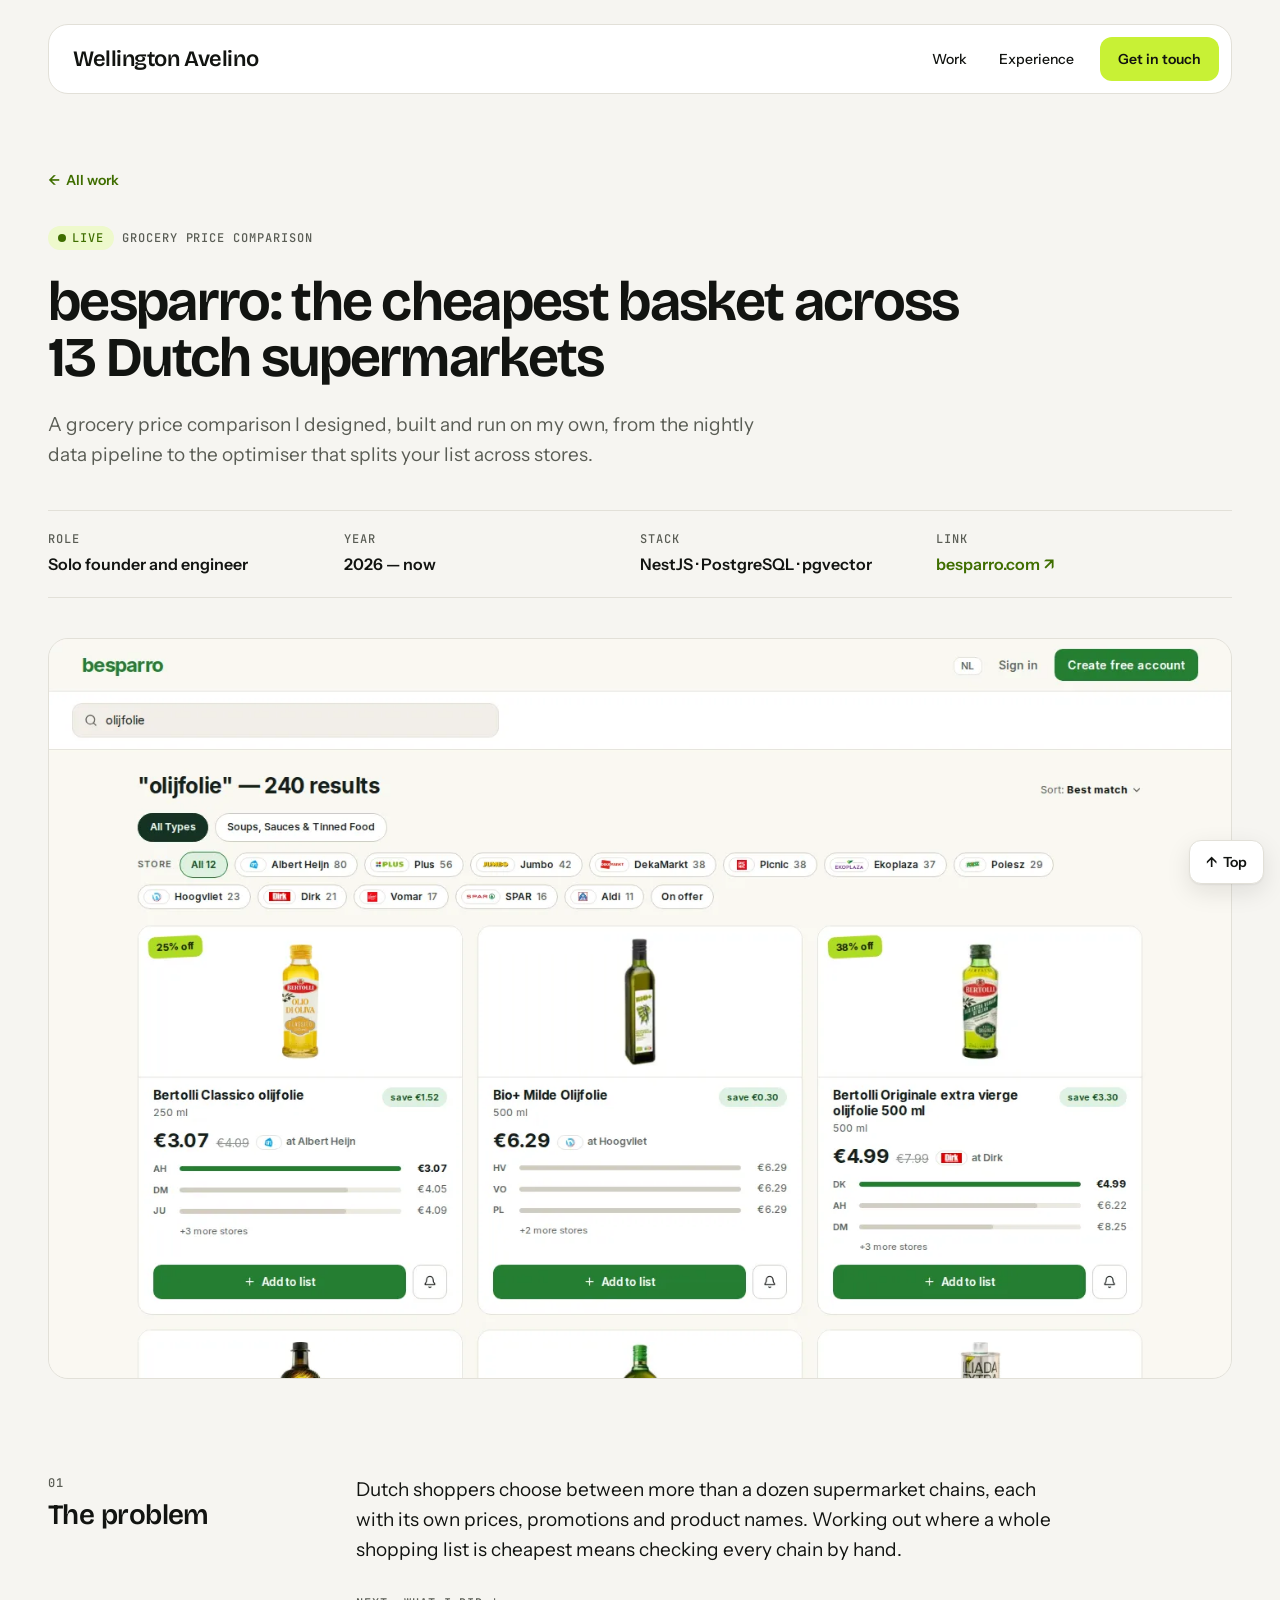
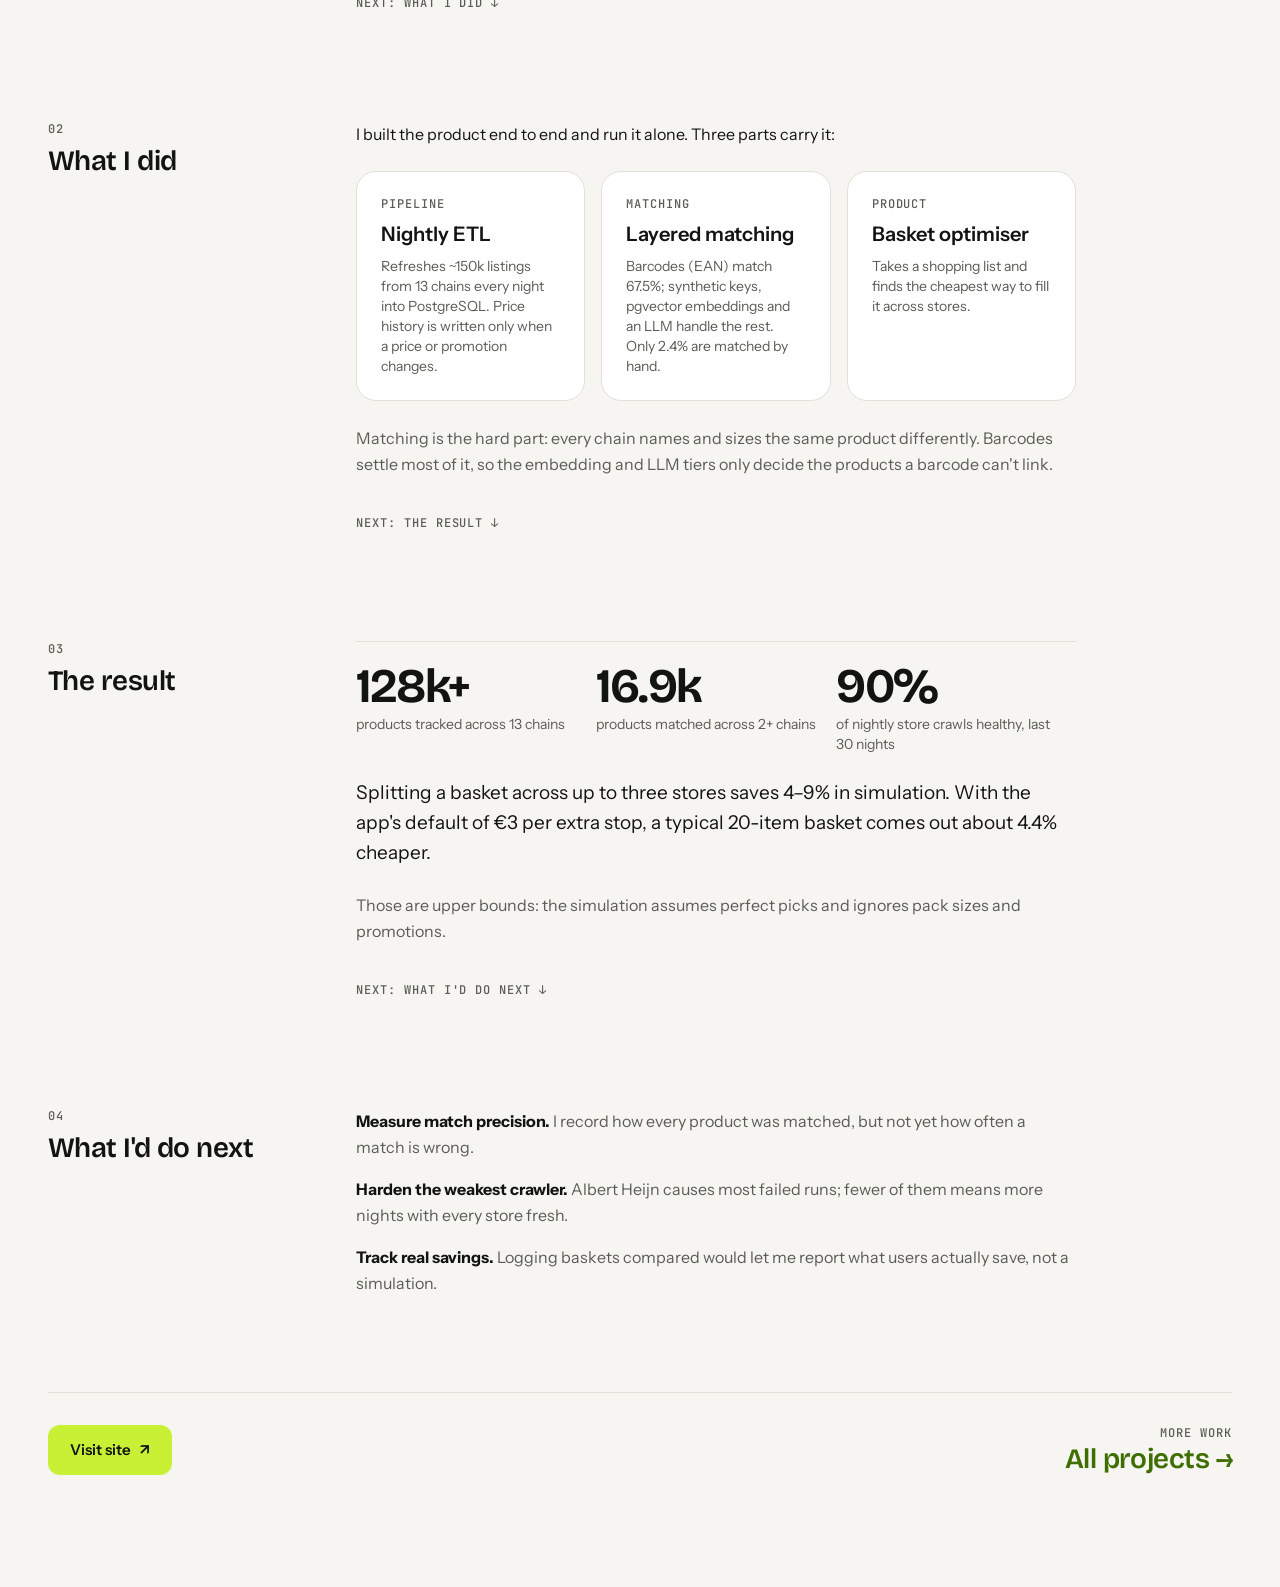
<file: work/besparro.html>
<!doctype html>
<html lang="en">
<head>
<meta charset="utf-8">
<title>besparro project — Wellington Avelino</title>
<meta name="viewport" content="width=device-width, initial-scale=1">
<meta name="description" content="How I built besparro: nightly prices from 13 Dutch supermarkets, layered product matching and a basket optimiser, built and run solo.">
<meta property="og:title" content="besparro project — Wellington Avelino">
<meta property="og:description" content="How I built besparro: nightly prices from 13 Dutch supermarkets, layered product matching and a basket optimiser, built and run solo.">
<meta property="og:image" content="https://wellavelino.github.io/assets/work/besparro-share.jpg">
<link rel="preconnect" href="https://fonts.googleapis.com">
<link rel="preconnect" href="https://fonts.gstatic.com" crossorigin>
<link rel="stylesheet" href="https://fonts.googleapis.com/css2?family=Bricolage+Grotesque:opsz,wght@12..96,500..700&amp;family=Instrument+Sans:wght@400;500;600&amp;family=JetBrains+Mono:wght@500&amp;display=swap">
<style>
body{margin:0;background:#f6f5f1}
a{color:#3f6e00}a:hover{color:#121411}
a:focus-visible,button:focus-visible{outline:2px solid #121411;outline-offset:2px}
.arrow{display:inline-block;transition:transform 160ms ease-out}
a:hover .arrow{transform:translateX(3px)}
a:hover .arrow-back{transform:translateX(-3px)}
@media (prefers-reduced-motion: reduce){.arrow{transition:none}}
</style>
<link rel="stylesheet" href="../assets/site.css">
</head>
<body>
<div id="top" style="background: #f6f5f1; color: #121411; font-family: 'Instrument Sans', system-ui, -apple-system, 'Segoe UI', sans-serif; font-size: 16px; line-height: 26px; min-height: 100vh">

<!-- NAV -->
<div style="max-width: 1200px; margin: 0 auto; padding: 24px clamp(16px, 4vw, 48px) 0">
<nav class="nav" aria-label="Main" style="display: flex; flex-wrap: wrap; align-items: center; justify-content: space-between; gap: 16px; background: #ffffff; border: 1px solid #e2e0d8; border-radius: 20px; padding: 12px 12px 12px 24px">
<a class="nav-brand" href="../index.html" style="font-family: 'Bricolage Grotesque', 'Instrument Sans', sans-serif; font-size: 22px; line-height: 28px; font-weight: 600; letter-spacing: -0.02em; color: #121411; text-decoration: none">Wellington Avelino</a>
<div class="nav-links" style="display: flex; flex-wrap: wrap; align-items: center; gap: 4px">
<a href="../index.html#work" style="font-size: 14px; line-height: 20px; font-weight: 500; color: #121411; text-decoration: none; padding: 12px 14px; border-radius: 12px">Work</a>
<a href="../index.html#experience" style="font-size: 14px; line-height: 20px; font-weight: 500; color: #121411; text-decoration: none; padding: 12px 14px; border-radius: 12px">Experience</a>
<a class="nav-cta" href="../index.html#contact" style="font-size: 14px; line-height: 20px; font-weight: 600; color: #121411; background: #c8f135; text-decoration: none; padding: 12px 18px; border-radius: 12px; margin-left: 8px">Get in touch</a>
</div>
</nav>
</div>

<!-- HEADER -->
<header style="max-width: 1200px; margin: 0 auto; padding: 64px clamp(16px, 4vw, 48px) 0; display: flex; flex-direction: column; gap: 24px">
<a href="../index.html#work" style="display: inline-flex; align-self: flex-start; align-items: center; gap: 6px; min-height: 44px; font-size: 14px; font-weight: 600; text-decoration: none"><span class="arrow arrow-back" aria-hidden="true">←</span> All work</a>
<div style="display: flex; flex-wrap: wrap; align-items: center; gap: 8px">
<span style="display: inline-flex; align-items: center; gap: 6px; background: #eef9cc; color: #3f6e00; border-radius: 999px; padding: 4px 10px; font-family: 'JetBrains Mono', ui-monospace, monospace; font-size: 12px; line-height: 16px; font-weight: 500; letter-spacing: 0.08em; text-transform: uppercase"><span aria-hidden="true" style="width: 8px; height: 8px; border-radius: 999px; background: #3f6e00"></span>Live</span>
<span style="font-family: 'JetBrains Mono', ui-monospace, monospace; font-size: 12px; line-height: 16px; font-weight: 500; letter-spacing: 0.08em; text-transform: uppercase; color: #5a5d55">Grocery price comparison</span>
</div>
<h1 style="margin: 0; max-width: 920px; font-family: 'Bricolage Grotesque', 'Instrument Sans', sans-serif; font-size: clamp(36px, 5vw, 56px); line-height: 1; font-weight: 650; letter-spacing: -0.03em">besparro: the cheapest basket across 13 Dutch supermarkets</h1>
<p style="margin: 0; max-width: 720px; font-size: 19px; line-height: 30px; color: #5a5d55">A grocery price comparison I designed, built and run on my own, from the nightly data pipeline to the optimiser that splits your list across stores.</p>

<!-- meta row -->
<dl style="margin: 16px 0 0; display: grid; grid-template-columns: repeat(auto-fit, minmax(min(100%, 200px), 1fr)); border-top: 1px solid #e2e0d8; border-bottom: 1px solid #e2e0d8">
<div style="padding: 20px 20px 20px 0; display: flex; flex-direction: column; gap: 4px">
<dt style="font-family: 'JetBrains Mono', ui-monospace, monospace; font-size: 12px; line-height: 16px; font-weight: 500; letter-spacing: 0.08em; text-transform: uppercase; color: #5a5d55">Role</dt>
<dd style="margin: 0; font-weight: 600">Solo founder and engineer</dd>
</div>
<div style="padding: 20px 20px 20px 0; display: flex; flex-direction: column; gap: 4px">
<dt style="font-family: 'JetBrains Mono', ui-monospace, monospace; font-size: 12px; line-height: 16px; font-weight: 500; letter-spacing: 0.08em; text-transform: uppercase; color: #5a5d55">Year</dt>
<dd style="margin: 0; font-weight: 600">2026 — now</dd>
</div>
<div style="padding: 20px 20px 20px 0; display: flex; flex-direction: column; gap: 4px">
<dt style="font-family: 'JetBrains Mono', ui-monospace, monospace; font-size: 12px; line-height: 16px; font-weight: 500; letter-spacing: 0.08em; text-transform: uppercase; color: #5a5d55">Stack</dt>
<dd style="margin: 0; font-weight: 600">NestJS · PostgreSQL · pgvector</dd>
</div>
<div style="padding: 20px 20px 20px 0; display: flex; flex-direction: column; gap: 4px">
<dt style="font-family: 'JetBrains Mono', ui-monospace, monospace; font-size: 12px; line-height: 16px; font-weight: 500; letter-spacing: 0.08em; text-transform: uppercase; color: #5a5d55">Link</dt>
<dd style="margin: 0; font-weight: 600"><a href="https://besparro.com" style="text-decoration: none">besparro.com ↗</a></dd>
</div>
</dl>

<div style="aspect-ratio: 16 / 10; border-radius: 20px; border: 1px solid #e2e0d8; overflow: hidden; margin-top: 16px"><img src="../assets/work/besparro.webp" alt="besparro search results for olijfolie: 240 products with live prices compared across Dutch supermarkets" width="1440" height="900" style="display: block; width: 100%; height: 100%; object-fit: cover"></div>
</header>

<!-- BODY -->
<main style="max-width: 1200px; margin: 0 auto; padding: 96px clamp(16px, 4vw, 48px) 0; display: flex; flex-direction: column; gap: 96px">

<section aria-labelledby="s1" style="display: flex; flex-wrap: wrap; gap: 24px 48px">
<div class="col" style="flex: 0 0 260px; display: flex; flex-direction: column; gap: 8px">
<span style="font-family: 'JetBrains Mono', ui-monospace, monospace; font-size: 12px; line-height: 16px; font-weight: 500; letter-spacing: 0.08em; text-transform: uppercase; color: #5a5d55">01</span>
<h2 id="s1" style="margin: 0; font-family: 'Bricolage Grotesque', sans-serif; font-size: 28px; line-height: 1.15; font-weight: 600; letter-spacing: -0.02em">The problem</h2>
</div>
<div class="col" style="flex: 1 1 560px; min-width: 0; display: flex; flex-direction: column; gap: 16px; max-width: 720px">
<p style="margin: 0; font-size: 19px; line-height: 30px">Dutch shoppers choose between more than a dozen supermarket chains, each with its own prices, promotions and product names. Working out where a whole shopping list is cheapest means checking every chain by hand.</p>
<a class="next" href="#s2">Next: What I did <span aria-hidden="true">↓</span></a>
</div>
</section>

<section aria-labelledby="s2" style="display: flex; flex-wrap: wrap; gap: 24px 48px">
<div class="col" style="flex: 0 0 260px; display: flex; flex-direction: column; gap: 8px">
<span style="font-family: 'JetBrains Mono', ui-monospace, monospace; font-size: 12px; line-height: 16px; font-weight: 500; letter-spacing: 0.08em; text-transform: uppercase; color: #5a5d55">02</span>
<h2 id="s2" style="margin: 0; font-family: 'Bricolage Grotesque', sans-serif; font-size: 28px; line-height: 1.15; font-weight: 600; letter-spacing: -0.02em">What I did</h2>
</div>
<div class="col" style="flex: 1 1 560px; min-width: 0; display: flex; flex-direction: column; gap: 24px; max-width: 720px">
<p style="margin: 0">I built the product end to end and run it alone. Three parts carry it:</p>
<div style="display: grid; grid-template-columns: repeat(auto-fit, minmax(min(100%, 200px), 1fr)); gap: 16px">
<div style="background: #ffffff; border: 1px solid #e2e0d8; border-radius: 20px; padding: 24px; display: flex; flex-direction: column; gap: 8px">
<span style="font-family: 'JetBrains Mono', ui-monospace, monospace; font-size: 12px; line-height: 16px; font-weight: 500; letter-spacing: 0.08em; text-transform: uppercase; color: #5a5d55">Pipeline</span>
<span style="font-size: 20px; line-height: 28px; font-weight: 600">Nightly ETL</span>
<p style="margin: 0; font-size: 14px; line-height: 20px; color: #5a5d55">Refreshes ~150k listings from 13 chains every night into PostgreSQL. Price history is written only when a price or promotion changes.</p>
</div>
<div style="background: #ffffff; border: 1px solid #e2e0d8; border-radius: 20px; padding: 24px; display: flex; flex-direction: column; gap: 8px">
<span style="font-family: 'JetBrains Mono', ui-monospace, monospace; font-size: 12px; line-height: 16px; font-weight: 500; letter-spacing: 0.08em; text-transform: uppercase; color: #5a5d55">Matching</span>
<span style="font-size: 20px; line-height: 28px; font-weight: 600">Layered matching</span>
<p style="margin: 0; font-size: 14px; line-height: 20px; color: #5a5d55">Barcodes (EAN) match 67.5%; synthetic keys, pgvector embeddings and an LLM handle the rest. Only 2.4% are matched by hand.</p>
</div>
<div style="background: #ffffff; border: 1px solid #e2e0d8; border-radius: 20px; padding: 24px; display: flex; flex-direction: column; gap: 8px">
<span style="font-family: 'JetBrains Mono', ui-monospace, monospace; font-size: 12px; line-height: 16px; font-weight: 500; letter-spacing: 0.08em; text-transform: uppercase; color: #5a5d55">Product</span>
<span style="font-size: 20px; line-height: 28px; font-weight: 600">Basket optimiser</span>
<p style="margin: 0; font-size: 14px; line-height: 20px; color: #5a5d55">Takes a shopping list and finds the cheapest way to fill it across stores.</p>
</div>
</div>
<p style="margin: 0; color: #5a5d55">Matching is the hard part: every chain names and sizes the same product differently. Barcodes settle most of it, so the embedding and LLM tiers only decide the products a barcode can't link.</p>
<a class="next" href="#s3">Next: The result <span aria-hidden="true">↓</span></a>
</div>
</section>

<section aria-labelledby="s3" style="display: flex; flex-wrap: wrap; gap: 24px 48px">
<div class="col" style="flex: 0 0 260px; display: flex; flex-direction: column; gap: 8px">
<span style="font-family: 'JetBrains Mono', ui-monospace, monospace; font-size: 12px; line-height: 16px; font-weight: 500; letter-spacing: 0.08em; text-transform: uppercase; color: #5a5d55">03</span>
<h2 id="s3" style="margin: 0; font-family: 'Bricolage Grotesque', sans-serif; font-size: 28px; line-height: 1.15; font-weight: 600; letter-spacing: -0.02em">The result</h2>
</div>
<div class="col" style="flex: 1 1 560px; min-width: 0; display: flex; flex-direction: column; gap: 24px; max-width: 720px">
<div class="stats" style="display: grid; grid-template-columns: repeat(auto-fit, minmax(min(100%, 180px), 1fr)); gap: 0; border-top: 1px solid #e2e0d8">
<div style="padding: 20px 20px 0 0; display: flex; flex-direction: column; gap: 4px">
<span style="font-family: 'Bricolage Grotesque', sans-serif; font-size: 48px; line-height: 1; font-weight: 650; letter-spacing: -0.03em">128k+</span>
<span style="font-size: 14px; line-height: 20px; color: #5a5d55">products tracked across 13 chains</span>
</div>
<div style="padding: 20px 20px 0 0; display: flex; flex-direction: column; gap: 4px">
<span style="font-family: 'Bricolage Grotesque', sans-serif; font-size: 48px; line-height: 1; font-weight: 650; letter-spacing: -0.03em">16.9k</span>
<span style="font-size: 14px; line-height: 20px; color: #5a5d55">products matched across 2+ chains</span>
</div>
<div style="padding: 20px 20px 0 0; display: flex; flex-direction: column; gap: 4px">
<span style="font-family: 'Bricolage Grotesque', sans-serif; font-size: 48px; line-height: 1; font-weight: 650; letter-spacing: -0.03em">90%</span>
<span style="font-size: 14px; line-height: 20px; color: #5a5d55">of nightly store crawls healthy, last 30 nights</span>
</div>
</div>
<p style="margin: 0; font-size: 19px; line-height: 30px">Splitting a basket across up to three stores saves 4–9% in simulation. With the app's default of €3 per extra stop, a typical 20-item basket comes out about 4.4% cheaper.</p>
<p style="margin: 0; color: #5a5d55">Those are upper bounds: the simulation assumes perfect picks and ignores pack sizes and promotions.</p>
<a class="next" href="#s4">Next: What I'd do next <span aria-hidden="true">↓</span></a>
</div>
</section>

<section aria-labelledby="s4" style="display: flex; flex-wrap: wrap; gap: 24px 48px">
<div class="col" style="flex: 0 0 260px; display: flex; flex-direction: column; gap: 8px">
<span style="font-family: 'JetBrains Mono', ui-monospace, monospace; font-size: 12px; line-height: 16px; font-weight: 500; letter-spacing: 0.08em; text-transform: uppercase; color: #5a5d55">04</span>
<h2 id="s4" style="margin: 0; font-family: 'Bricolage Grotesque', sans-serif; font-size: 28px; line-height: 1.15; font-weight: 600; letter-spacing: -0.02em">What I'd do next</h2>
</div>
<div class="col" style="flex: 1 1 560px; min-width: 0; display: flex; flex-direction: column; gap: 16px; max-width: 720px">
<p style="margin: 0"><strong>Measure match precision.</strong> <span style="color: #5a5d55">I record how every product was matched, but not yet how often a match is wrong.</span></p>
<p style="margin: 0"><strong>Harden the weakest crawler.</strong> <span style="color: #5a5d55">Albert Heijn causes most failed runs; fewer of them means more nights with every store fresh.</span></p>
<p style="margin: 0"><strong>Track real savings.</strong> <span style="color: #5a5d55">Logging baskets compared would let me report what users actually save, not a simulation.</span></p>
</div>
</section>

</main>

<!-- FOOTER CTA -->
<div class="foot" style="max-width: 1200px; margin: 0 auto; padding: 96px clamp(16px, 4vw, 48px) 48px">
<div style="display: flex; flex-wrap: wrap; align-items: center; justify-content: space-between; gap: 24px; border-top: 1px solid #e2e0d8; padding-top: 32px">
<a href="https://besparro.com" style="display: inline-flex; align-items: center; gap: 8px; min-height: 48px; box-sizing: border-box; padding: 12px 22px; border-radius: 12px; background: #c8f135; color: #121411; font-size: 15px; font-weight: 600; text-decoration: none">Visit site <span aria-hidden="true">↗</span></a>
<a href="../index.html#work" style="display: inline-flex; flex-direction: column; align-items: flex-end; gap: 2px; min-height: 44px; text-decoration: none">
<span style="font-family: 'JetBrains Mono', ui-monospace, monospace; font-size: 12px; line-height: 16px; font-weight: 500; letter-spacing: 0.08em; text-transform: uppercase; color: #5a5d55">More work</span>
<span style="font-family: 'Bricolage Grotesque', sans-serif; font-size: 28px; line-height: 1.15; font-weight: 600; letter-spacing: -0.02em">All projects <span class="arrow" aria-hidden="true">→</span></span>
</a>
</div>
</div>

<a class="to-top" href="#top"><span aria-hidden="true">↑</span> Top</a>
</div>
</body>
</html>
</file>
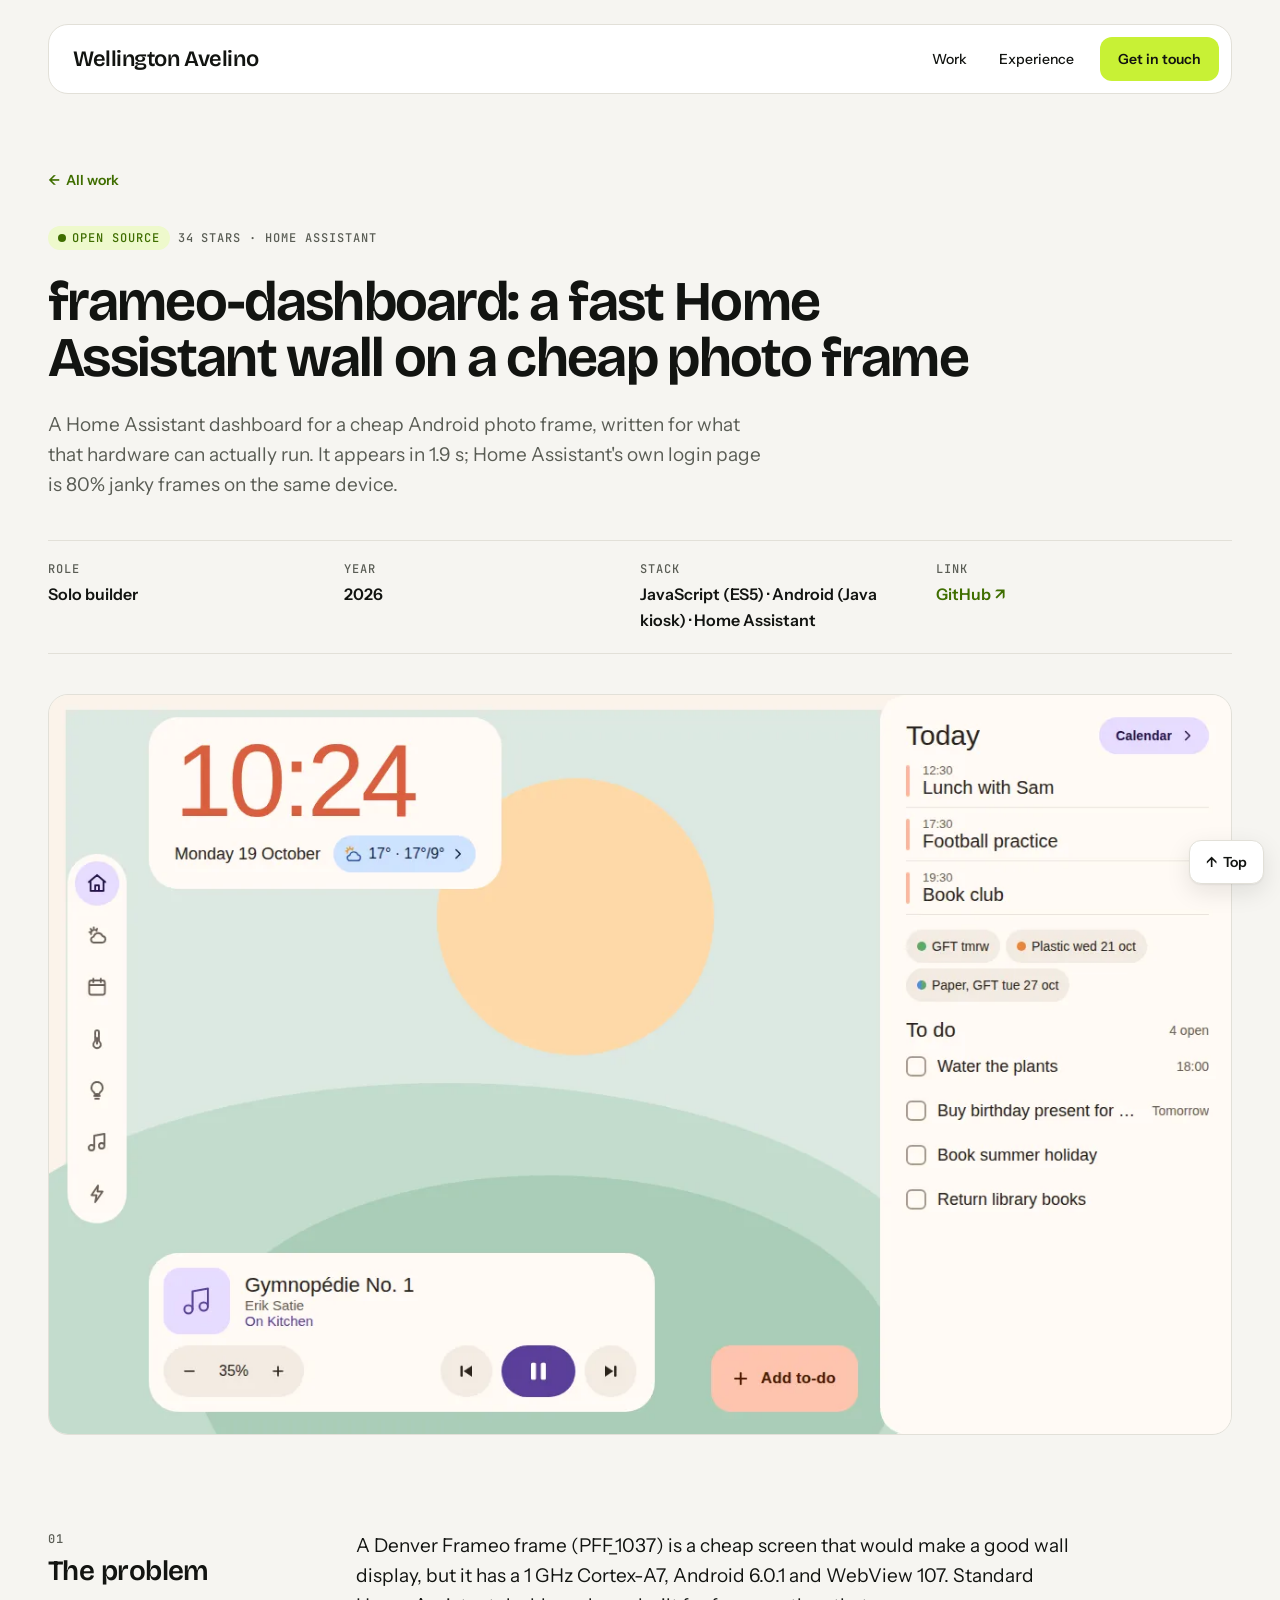
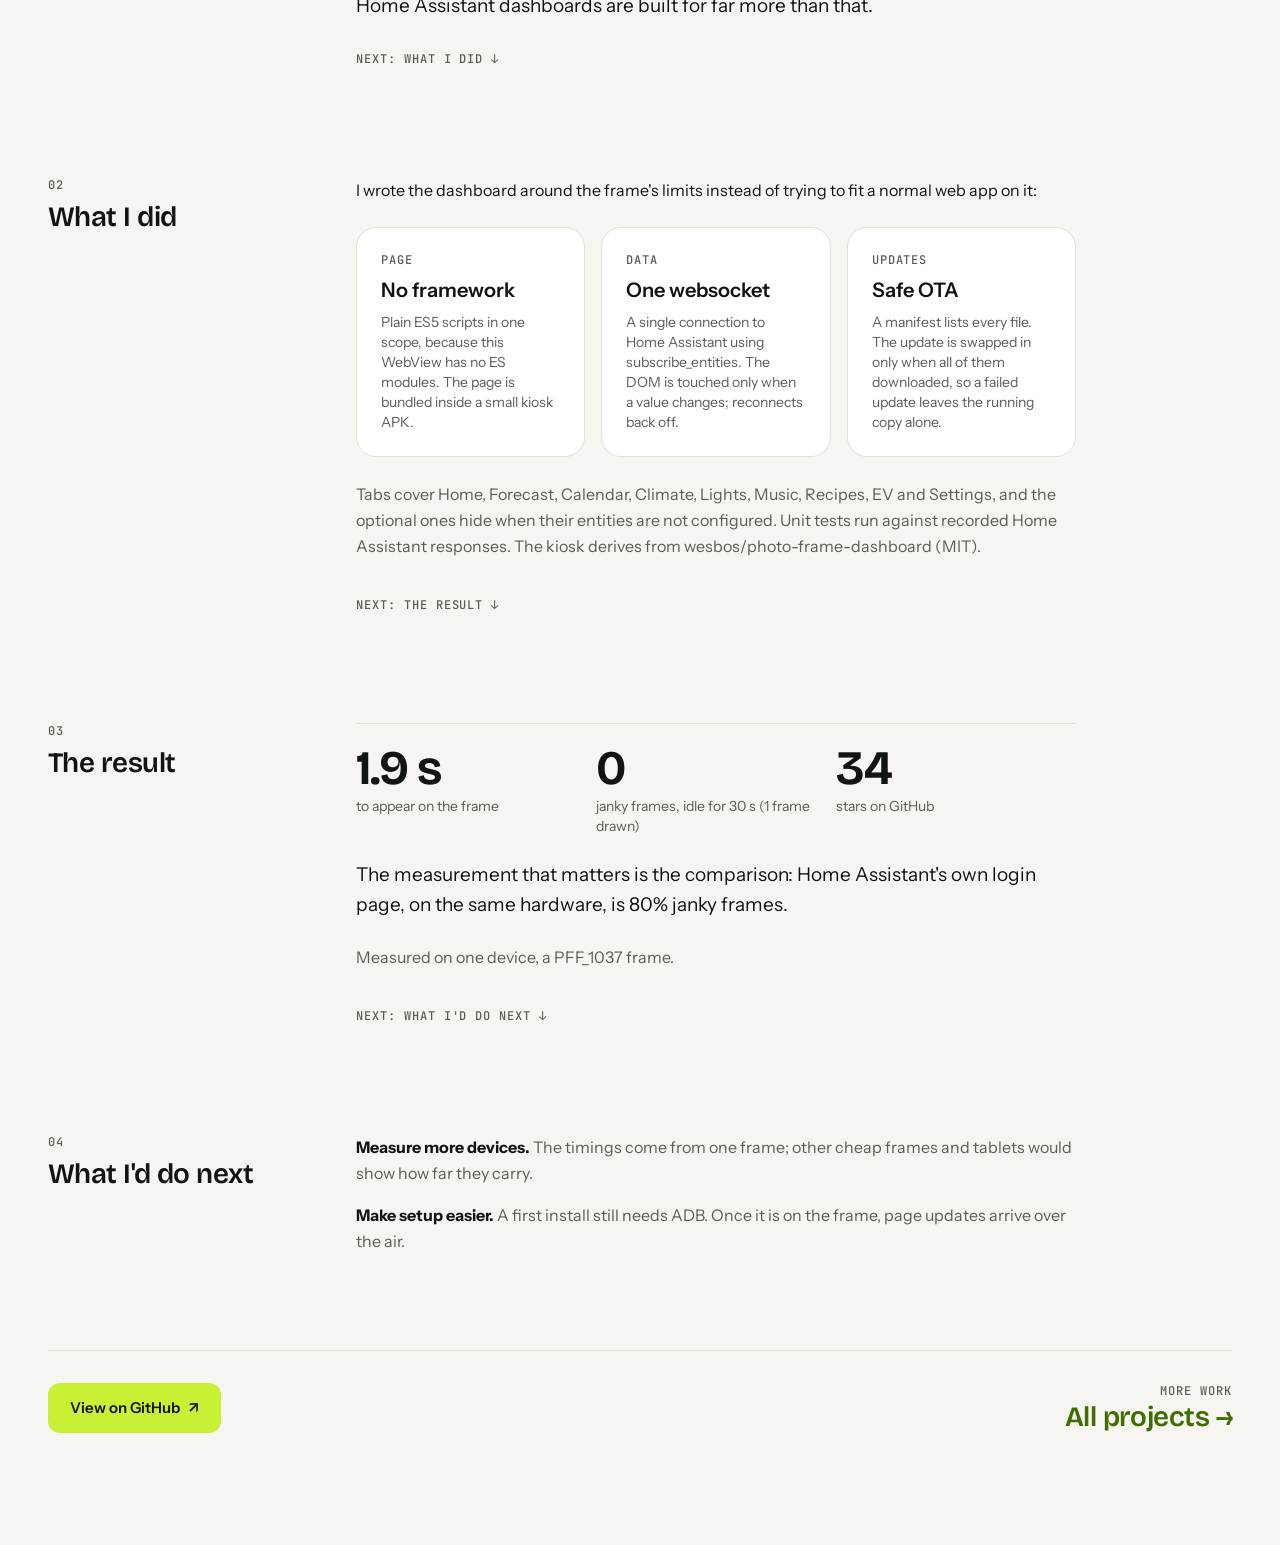
<file: work/frameo.html>
<!doctype html>
<html lang="en">
<head>
<meta charset="utf-8">
<title>frameo-dashboard project — Wellington Avelino</title>
<meta name="viewport" content="width=device-width, initial-scale=1">
<meta name="description" content="How I built frameo-dashboard: a Home Assistant wall dashboard that appears in 1.9 s on a cheap 1 GHz Android photo frame.">
<meta property="og:title" content="frameo-dashboard project — Wellington Avelino">
<meta property="og:description" content="How I built frameo-dashboard: a Home Assistant wall dashboard that appears in 1.9 s on a cheap 1 GHz Android photo frame.">
<meta property="og:image" content="https://wellavelino.github.io/assets/work/frameo-share.jpg">
<link rel="preconnect" href="https://fonts.googleapis.com">
<link rel="preconnect" href="https://fonts.gstatic.com" crossorigin>
<link rel="stylesheet" href="https://fonts.googleapis.com/css2?family=Bricolage+Grotesque:opsz,wght@12..96,500..700&amp;family=Instrument+Sans:wght@400;500;600&amp;family=JetBrains+Mono:wght@500&amp;display=swap">
<style>
body{margin:0;background:#f6f5f1}
a{color:#3f6e00}a:hover{color:#121411}
a:focus-visible,button:focus-visible{outline:2px solid #121411;outline-offset:2px}
.arrow{display:inline-block;transition:transform 160ms ease-out}
a:hover .arrow{transform:translateX(3px)}
a:hover .arrow-back{transform:translateX(-3px)}
@media (prefers-reduced-motion: reduce){.arrow{transition:none}}
</style>
<link rel="stylesheet" href="../assets/site.css">
</head>
<body>
<div id="top" style="background: #f6f5f1; color: #121411; font-family: 'Instrument Sans', system-ui, -apple-system, 'Segoe UI', sans-serif; font-size: 16px; line-height: 26px; min-height: 100vh">

<!-- NAV -->
<div style="max-width: 1200px; margin: 0 auto; padding: 24px clamp(16px, 4vw, 48px) 0">
<nav class="nav" aria-label="Main" style="display: flex; flex-wrap: wrap; align-items: center; justify-content: space-between; gap: 16px; background: #ffffff; border: 1px solid #e2e0d8; border-radius: 20px; padding: 12px 12px 12px 24px">
<a class="nav-brand" href="../index.html" style="font-family: 'Bricolage Grotesque', 'Instrument Sans', sans-serif; font-size: 22px; line-height: 28px; font-weight: 600; letter-spacing: -0.02em; color: #121411; text-decoration: none">Wellington Avelino</a>
<div class="nav-links" style="display: flex; flex-wrap: wrap; align-items: center; gap: 4px">
<a href="../index.html#work" style="font-size: 14px; line-height: 20px; font-weight: 500; color: #121411; text-decoration: none; padding: 12px 14px; border-radius: 12px">Work</a>
<a href="../index.html#experience" style="font-size: 14px; line-height: 20px; font-weight: 500; color: #121411; text-decoration: none; padding: 12px 14px; border-radius: 12px">Experience</a>
<a class="nav-cta" href="../index.html#contact" style="font-size: 14px; line-height: 20px; font-weight: 600; color: #121411; background: #c8f135; text-decoration: none; padding: 12px 18px; border-radius: 12px; margin-left: 8px">Get in touch</a>
</div>
</nav>
</div>

<!-- HEADER -->
<header style="max-width: 1200px; margin: 0 auto; padding: 64px clamp(16px, 4vw, 48px) 0; display: flex; flex-direction: column; gap: 24px">
<a href="../index.html#work" style="display: inline-flex; align-self: flex-start; align-items: center; gap: 6px; min-height: 44px; font-size: 14px; font-weight: 600; text-decoration: none"><span class="arrow arrow-back" aria-hidden="true">←</span> All work</a>
<div style="display: flex; flex-wrap: wrap; align-items: center; gap: 8px">
<span style="display: inline-flex; align-items: center; gap: 6px; background: #eef9cc; color: #3f6e00; border-radius: 999px; padding: 4px 10px; font-family: 'JetBrains Mono', ui-monospace, monospace; font-size: 12px; line-height: 16px; font-weight: 500; letter-spacing: 0.08em; text-transform: uppercase"><span aria-hidden="true" style="width: 8px; height: 8px; border-radius: 999px; background: #3f6e00"></span>Open source</span>
<span style="font-family: 'JetBrains Mono', ui-monospace, monospace; font-size: 12px; line-height: 16px; font-weight: 500; letter-spacing: 0.08em; text-transform: uppercase; color: #5a5d55">34 stars · Home Assistant</span>
</div>
<h1 style="margin: 0; max-width: 920px; font-family: 'Bricolage Grotesque', 'Instrument Sans', sans-serif; font-size: clamp(36px, 5vw, 56px); line-height: 1; font-weight: 650; letter-spacing: -0.03em; overflow-wrap: anywhere">frameo-dashboard: a fast Home Assistant wall on a cheap photo frame</h1>
<p style="margin: 0; max-width: 720px; font-size: 19px; line-height: 30px; color: #5a5d55">A Home Assistant dashboard for a cheap Android photo frame, written for what that hardware can actually run. It appears in 1.9 s; Home Assistant's own login page is 80% janky frames on the same device.</p>

<!-- meta row -->
<dl style="margin: 16px 0 0; display: grid; grid-template-columns: repeat(auto-fit, minmax(min(100%, 200px), 1fr)); border-top: 1px solid #e2e0d8; border-bottom: 1px solid #e2e0d8">
<div style="padding: 20px 20px 20px 0; display: flex; flex-direction: column; gap: 4px">
<dt style="font-family: 'JetBrains Mono', ui-monospace, monospace; font-size: 12px; line-height: 16px; font-weight: 500; letter-spacing: 0.08em; text-transform: uppercase; color: #5a5d55">Role</dt>
<dd style="margin: 0; font-weight: 600; overflow-wrap: anywhere">Solo builder</dd>
</div>
<div style="padding: 20px 20px 20px 0; display: flex; flex-direction: column; gap: 4px">
<dt style="font-family: 'JetBrains Mono', ui-monospace, monospace; font-size: 12px; line-height: 16px; font-weight: 500; letter-spacing: 0.08em; text-transform: uppercase; color: #5a5d55">Year</dt>
<dd style="margin: 0; font-weight: 600; overflow-wrap: anywhere">2026</dd>
</div>
<div style="padding: 20px 20px 20px 0; display: flex; flex-direction: column; gap: 4px">
<dt style="font-family: 'JetBrains Mono', ui-monospace, monospace; font-size: 12px; line-height: 16px; font-weight: 500; letter-spacing: 0.08em; text-transform: uppercase; color: #5a5d55">Stack</dt>
<dd style="margin: 0; font-weight: 600; overflow-wrap: anywhere">JavaScript (ES5) · Android (Java kiosk) · Home Assistant</dd>
</div>
<div style="padding: 20px 20px 20px 0; display: flex; flex-direction: column; gap: 4px">
<dt style="font-family: 'JetBrains Mono', ui-monospace, monospace; font-size: 12px; line-height: 16px; font-weight: 500; letter-spacing: 0.08em; text-transform: uppercase; color: #5a5d55">Link</dt>
<dd style="margin: 0; font-weight: 600; overflow-wrap: anywhere"><a href="https://github.com/wellavelino/frameo-homeassistant-dashboard" style="text-decoration: none">GitHub ↗</a></dd>
</div>
</dl>

<div style="aspect-ratio: 16 / 10; border-radius: 20px; border: 1px solid #e2e0d8; overflow: hidden; margin-top: 16px"><img src="../assets/work/frameo.webp" alt="frameo-dashboard home screen: clock, weather, calendar, bin days, to-do list and music player" width="1280" height="800" style="display: block; width: 100%; height: 100%; object-fit: cover; object-position: top left"></div>
</header>

<!-- BODY -->
<main style="max-width: 1200px; margin: 0 auto; padding: 96px clamp(16px, 4vw, 48px) 0; display: flex; flex-direction: column; gap: 96px">

<section aria-labelledby="s1" style="display: flex; flex-wrap: wrap; gap: 24px 48px">
<div class="col" style="flex: 0 0 260px; display: flex; flex-direction: column; gap: 8px">
<span style="font-family: 'JetBrains Mono', ui-monospace, monospace; font-size: 12px; line-height: 16px; font-weight: 500; letter-spacing: 0.08em; text-transform: uppercase; color: #5a5d55">01</span>
<h2 id="s1" style="margin: 0; font-family: 'Bricolage Grotesque', sans-serif; font-size: 28px; line-height: 1.15; font-weight: 600; letter-spacing: -0.02em">The problem</h2>
</div>
<div class="col" style="flex: 1 1 560px; min-width: 0; display: flex; flex-direction: column; gap: 16px; max-width: 720px">
<p style="margin: 0; font-size: 19px; line-height: 30px">A Denver Frameo frame (PFF_1037) is a cheap screen that would make a good wall display, but it has a 1 GHz Cortex-A7, Android 6.0.1 and WebView 107. Standard Home Assistant dashboards are built for far more than that.</p>
<a class="next" href="#s2">Next: What I did <span aria-hidden="true">↓</span></a>
</div>
</section>

<section aria-labelledby="s2" style="display: flex; flex-wrap: wrap; gap: 24px 48px">
<div class="col" style="flex: 0 0 260px; display: flex; flex-direction: column; gap: 8px">
<span style="font-family: 'JetBrains Mono', ui-monospace, monospace; font-size: 12px; line-height: 16px; font-weight: 500; letter-spacing: 0.08em; text-transform: uppercase; color: #5a5d55">02</span>
<h2 id="s2" style="margin: 0; font-family: 'Bricolage Grotesque', sans-serif; font-size: 28px; line-height: 1.15; font-weight: 600; letter-spacing: -0.02em">What I did</h2>
</div>
<div class="col" style="flex: 1 1 560px; min-width: 0; display: flex; flex-direction: column; gap: 24px; max-width: 720px">
<p style="margin: 0">I wrote the dashboard around the frame's limits instead of trying to fit a normal web app on it:</p>
<div style="display: grid; grid-template-columns: repeat(auto-fit, minmax(min(100%, 200px), 1fr)); gap: 16px">
<div style="background: #ffffff; border: 1px solid #e2e0d8; border-radius: 20px; padding: 24px; display: flex; flex-direction: column; gap: 8px">
<span style="font-family: 'JetBrains Mono', ui-monospace, monospace; font-size: 12px; line-height: 16px; font-weight: 500; letter-spacing: 0.08em; text-transform: uppercase; color: #5a5d55">Page</span>
<span style="font-size: 20px; line-height: 28px; font-weight: 600">No framework</span>
<p style="margin: 0; font-size: 14px; line-height: 20px; color: #5a5d55">Plain ES5 scripts in one scope, because this WebView has no ES modules. The page is bundled inside a small kiosk APK.</p>
</div>
<div style="background: #ffffff; border: 1px solid #e2e0d8; border-radius: 20px; padding: 24px; display: flex; flex-direction: column; gap: 8px">
<span style="font-family: 'JetBrains Mono', ui-monospace, monospace; font-size: 12px; line-height: 16px; font-weight: 500; letter-spacing: 0.08em; text-transform: uppercase; color: #5a5d55">Data</span>
<span style="font-size: 20px; line-height: 28px; font-weight: 600">One websocket</span>
<p style="margin: 0; font-size: 14px; line-height: 20px; color: #5a5d55">A single connection to Home Assistant using subscribe_entities. The DOM is touched only when a value changes; reconnects back off.</p>
</div>
<div style="background: #ffffff; border: 1px solid #e2e0d8; border-radius: 20px; padding: 24px; display: flex; flex-direction: column; gap: 8px">
<span style="font-family: 'JetBrains Mono', ui-monospace, monospace; font-size: 12px; line-height: 16px; font-weight: 500; letter-spacing: 0.08em; text-transform: uppercase; color: #5a5d55">Updates</span>
<span style="font-size: 20px; line-height: 28px; font-weight: 600">Safe OTA</span>
<p style="margin: 0; font-size: 14px; line-height: 20px; color: #5a5d55">A manifest lists every file. The update is swapped in only when all of them downloaded, so a failed update leaves the running copy alone.</p>
</div>
</div>
<p style="margin: 0; color: #5a5d55">Tabs cover Home, Forecast, Calendar, Climate, Lights, Music, Recipes, EV and Settings, and the optional ones hide when their entities are not configured. Unit tests run against recorded Home Assistant responses. The kiosk derives from wesbos/photo-frame-dashboard (MIT).</p>
<a class="next" href="#s3">Next: The result <span aria-hidden="true">↓</span></a>
</div>
</section>

<section aria-labelledby="s3" style="display: flex; flex-wrap: wrap; gap: 24px 48px">
<div class="col" style="flex: 0 0 260px; display: flex; flex-direction: column; gap: 8px">
<span style="font-family: 'JetBrains Mono', ui-monospace, monospace; font-size: 12px; line-height: 16px; font-weight: 500; letter-spacing: 0.08em; text-transform: uppercase; color: #5a5d55">03</span>
<h2 id="s3" style="margin: 0; font-family: 'Bricolage Grotesque', sans-serif; font-size: 28px; line-height: 1.15; font-weight: 600; letter-spacing: -0.02em">The result</h2>
</div>
<div class="col" style="flex: 1 1 560px; min-width: 0; display: flex; flex-direction: column; gap: 24px; max-width: 720px">
<div class="stats" style="display: grid; grid-template-columns: repeat(auto-fit, minmax(min(100%, 180px), 1fr)); gap: 0; border-top: 1px solid #e2e0d8">
<div style="padding: 20px 20px 0 0; display: flex; flex-direction: column; gap: 4px">
<span style="font-family: 'Bricolage Grotesque', sans-serif; font-size: 48px; line-height: 1; font-weight: 650; letter-spacing: -0.03em">1.9 s</span>
<span style="font-size: 14px; line-height: 20px; color: #5a5d55">to appear on the frame</span>
</div>
<div style="padding: 20px 20px 0 0; display: flex; flex-direction: column; gap: 4px">
<span style="font-family: 'Bricolage Grotesque', sans-serif; font-size: 48px; line-height: 1; font-weight: 650; letter-spacing: -0.03em">0</span>
<span style="font-size: 14px; line-height: 20px; color: #5a5d55">janky frames, idle for 30 s (1 frame drawn)</span>
</div>
<div style="padding: 20px 20px 0 0; display: flex; flex-direction: column; gap: 4px">
<span style="font-family: 'Bricolage Grotesque', sans-serif; font-size: 48px; line-height: 1; font-weight: 650; letter-spacing: -0.03em">34</span>
<span style="font-size: 14px; line-height: 20px; color: #5a5d55">stars on GitHub</span>
</div>
</div>
<p style="margin: 0; font-size: 19px; line-height: 30px">The measurement that matters is the comparison: Home Assistant's own login page, on the same hardware, is 80% janky frames.</p>
<p style="margin: 0; color: #5a5d55">Measured on one device, a PFF_1037 frame.</p>
<a class="next" href="#s4">Next: What I'd do next <span aria-hidden="true">↓</span></a>
</div>
</section>

<section aria-labelledby="s4" style="display: flex; flex-wrap: wrap; gap: 24px 48px">
<div class="col" style="flex: 0 0 260px; display: flex; flex-direction: column; gap: 8px">
<span style="font-family: 'JetBrains Mono', ui-monospace, monospace; font-size: 12px; line-height: 16px; font-weight: 500; letter-spacing: 0.08em; text-transform: uppercase; color: #5a5d55">04</span>
<h2 id="s4" style="margin: 0; font-family: 'Bricolage Grotesque', sans-serif; font-size: 28px; line-height: 1.15; font-weight: 600; letter-spacing: -0.02em">What I'd do next</h2>
</div>
<div class="col" style="flex: 1 1 560px; min-width: 0; display: flex; flex-direction: column; gap: 16px; max-width: 720px">
<p style="margin: 0"><strong>Measure more devices.</strong> <span style="color: #5a5d55">The timings come from one frame; other cheap frames and tablets would show how far they carry.</span></p>
<p style="margin: 0"><strong>Make setup easier.</strong> <span style="color: #5a5d55">A first install still needs ADB. Once it is on the frame, page updates arrive over the air.</span></p>
</div>
</section>

</main>

<!-- FOOTER CTA -->
<div class="foot" style="max-width: 1200px; margin: 0 auto; padding: 96px clamp(16px, 4vw, 48px) 48px">
<div style="display: flex; flex-wrap: wrap; align-items: center; justify-content: space-between; gap: 24px; border-top: 1px solid #e2e0d8; padding-top: 32px">
<a href="https://github.com/wellavelino/frameo-homeassistant-dashboard" style="display: inline-flex; align-items: center; gap: 8px; min-height: 48px; box-sizing: border-box; padding: 12px 22px; border-radius: 12px; background: #c8f135; color: #121411; font-size: 15px; font-weight: 600; text-decoration: none">View on GitHub <span aria-hidden="true">↗</span></a>
<a href="../index.html#work" style="display: inline-flex; flex-direction: column; align-items: flex-end; gap: 2px; min-height: 44px; text-decoration: none">
<span style="font-family: 'JetBrains Mono', ui-monospace, monospace; font-size: 12px; line-height: 16px; font-weight: 500; letter-spacing: 0.08em; text-transform: uppercase; color: #5a5d55">More work</span>
<span style="font-family: 'Bricolage Grotesque', sans-serif; font-size: 28px; line-height: 1.15; font-weight: 600; letter-spacing: -0.02em">All projects <span class="arrow" aria-hidden="true">→</span></span>
</a>
</div>
</div>

<a class="to-top" href="#top"><span aria-hidden="true">↑</span> Top</a>
</div>
</body>
</html>
</file>
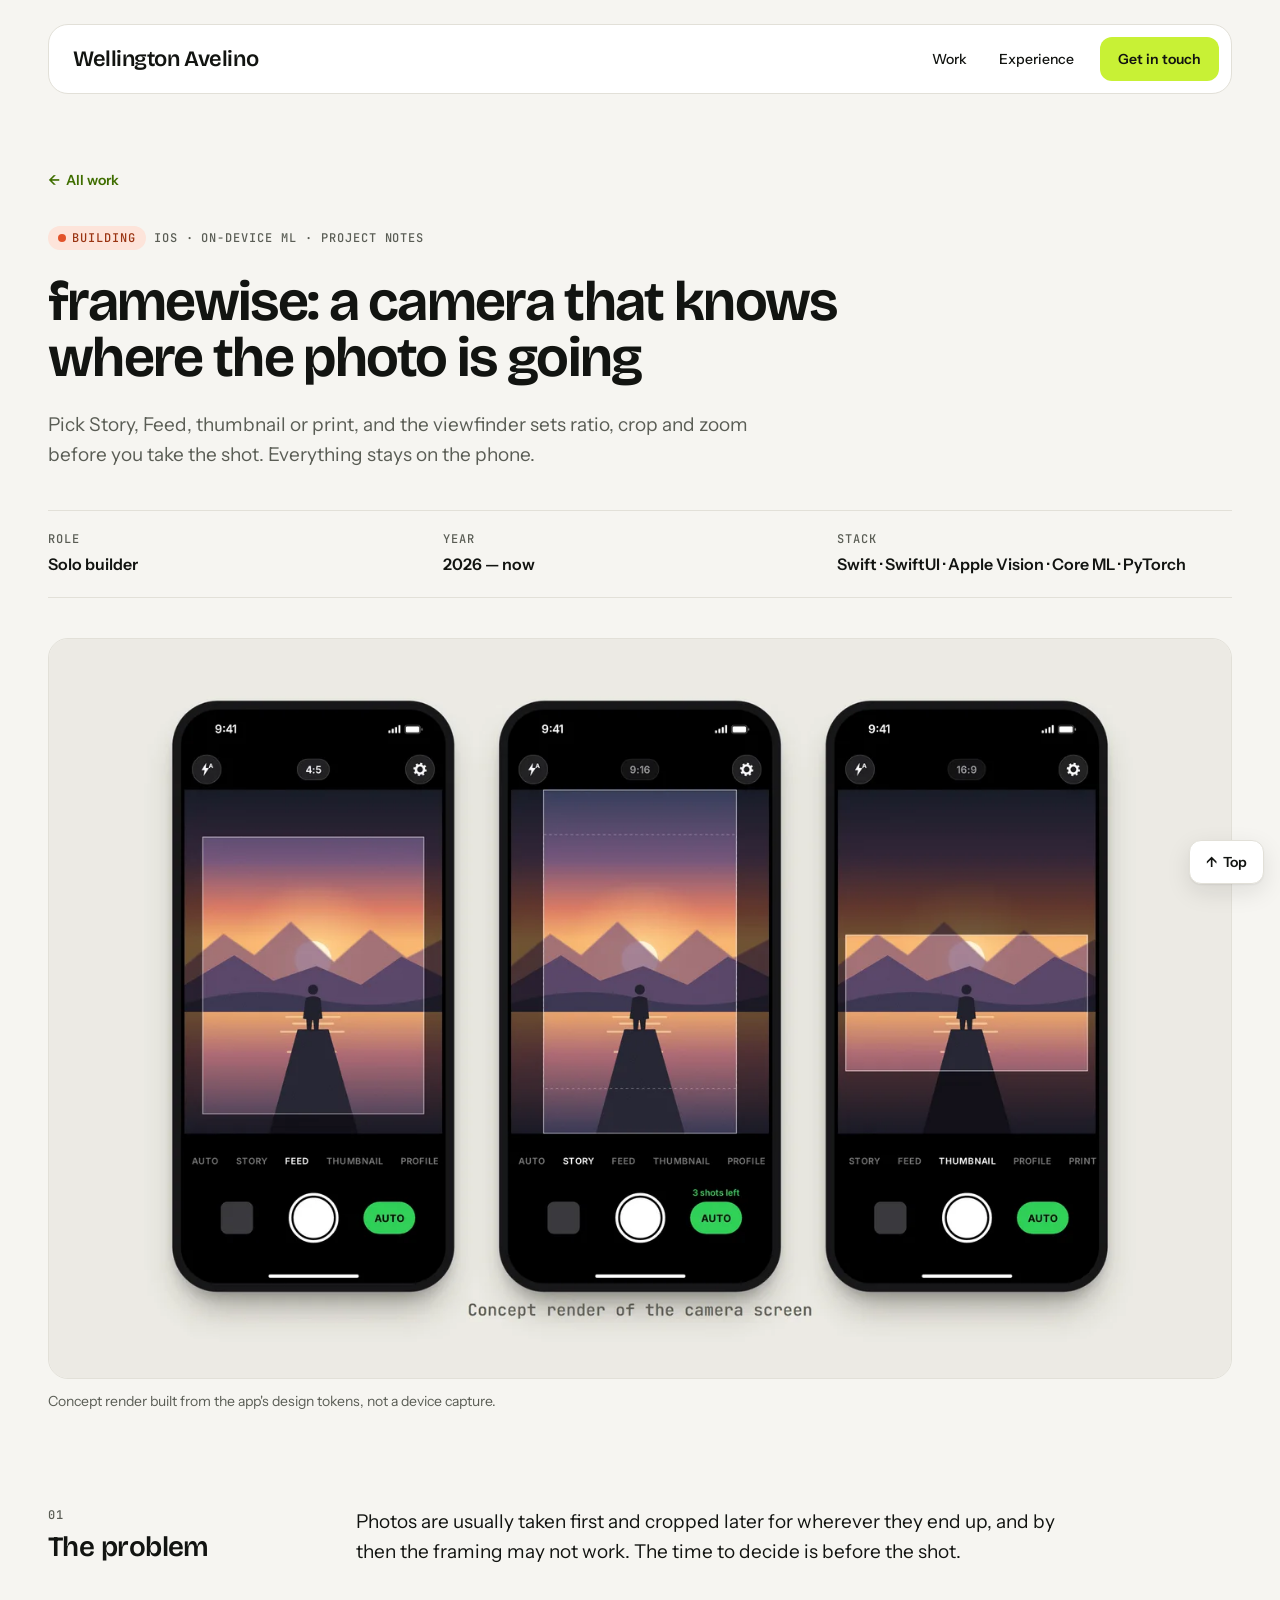
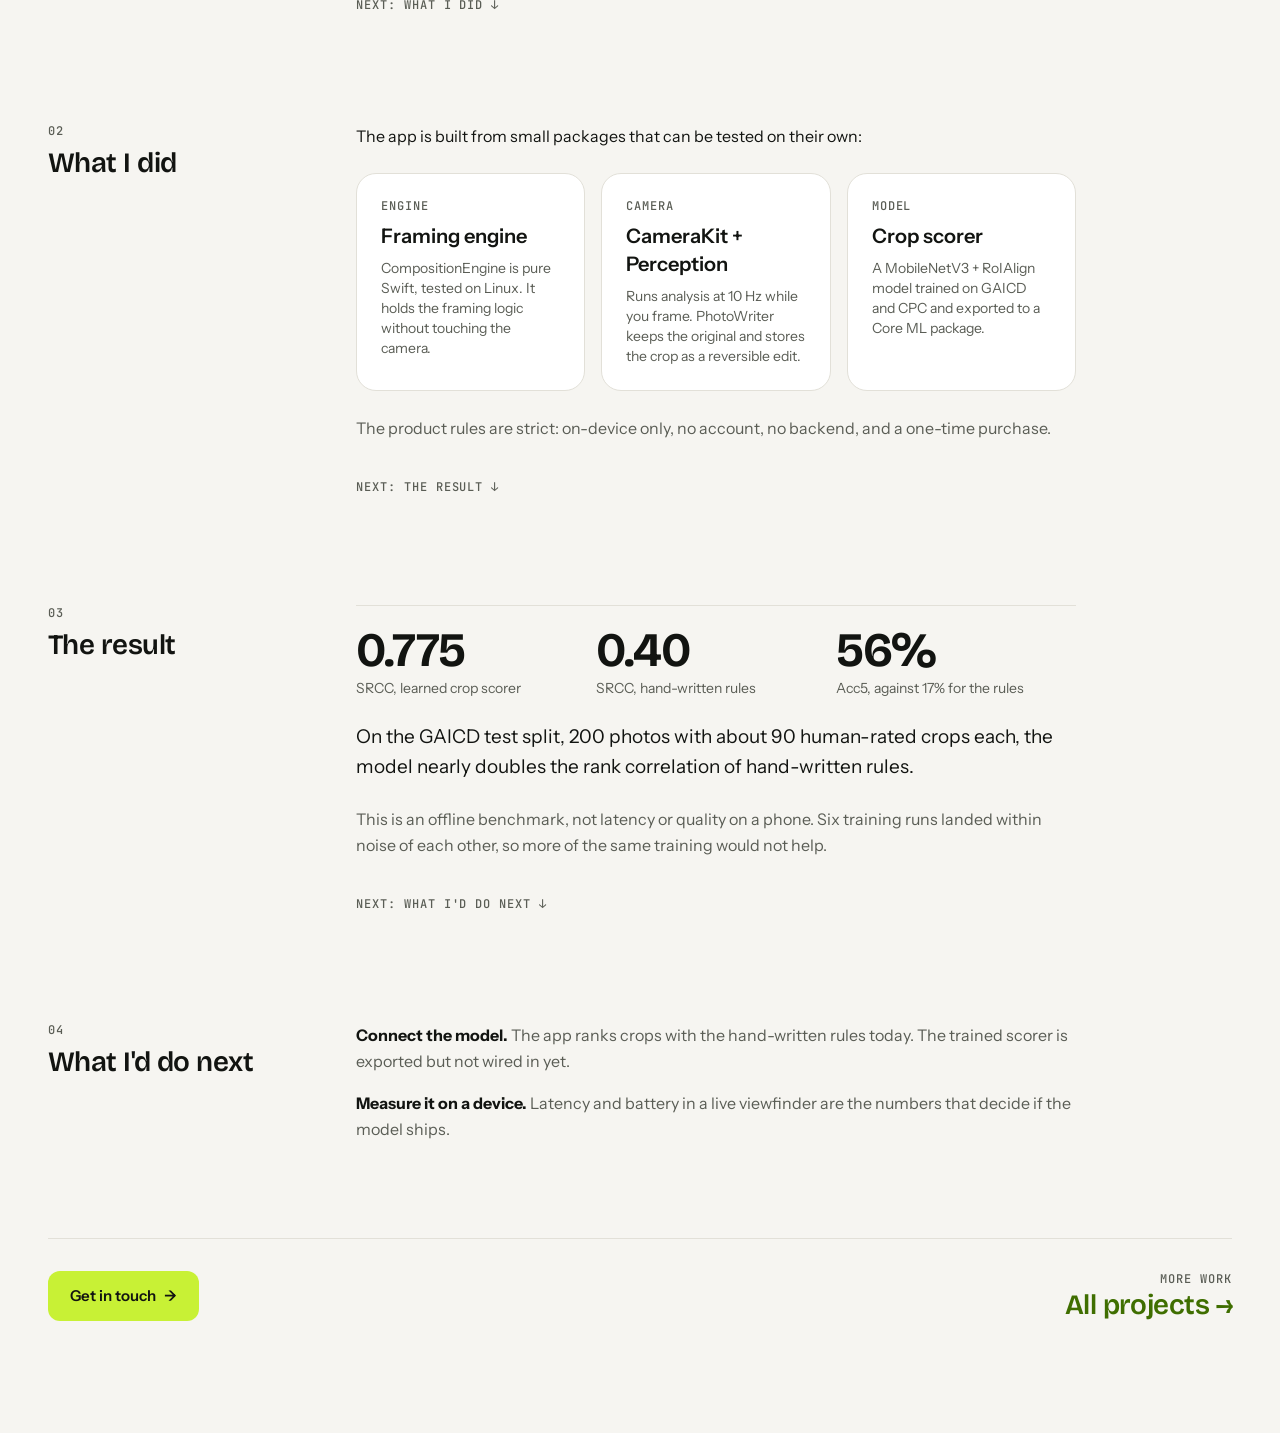
<file: work/framewise.html>
<!doctype html>
<html lang="en">
<head>
<meta charset="utf-8">
<title>framewise project — Wellington Avelino</title>
<meta name="viewport" content="width=device-width, initial-scale=1">
<meta name="description" content="How I am building framewise: an iOS camera that sets ratio, crop and zoom for where the photo is going, and a crop scorer trained to run on the device.">
<meta property="og:title" content="framewise project — Wellington Avelino">
<meta property="og:description" content="How I am building framewise: an iOS camera that sets ratio, crop and zoom for where the photo is going, and a crop scorer trained to run on the device.">
<meta property="og:image" content="https://wellavelino.github.io/assets/work/framewise-share.jpg">
<link rel="preconnect" href="https://fonts.googleapis.com">
<link rel="preconnect" href="https://fonts.gstatic.com" crossorigin>
<link rel="stylesheet" href="https://fonts.googleapis.com/css2?family=Bricolage+Grotesque:opsz,wght@12..96,500..700&amp;family=Instrument+Sans:wght@400;500;600&amp;family=JetBrains+Mono:wght@500&amp;display=swap">
<style>
body{margin:0;background:#f6f5f1}
a{color:#3f6e00}a:hover{color:#121411}
a:focus-visible,button:focus-visible{outline:2px solid #121411;outline-offset:2px}
.arrow{display:inline-block;transition:transform 160ms ease-out}
a:hover .arrow{transform:translateX(3px)}
a:hover .arrow-back{transform:translateX(-3px)}
@media (prefers-reduced-motion: reduce){.arrow{transition:none}}
</style>
<link rel="stylesheet" href="../assets/site.css">
</head>
<body>
<div id="top" style="background: #f6f5f1; color: #121411; font-family: 'Instrument Sans', system-ui, -apple-system, 'Segoe UI', sans-serif; font-size: 16px; line-height: 26px; min-height: 100vh">

<!-- NAV -->
<div style="max-width: 1200px; margin: 0 auto; padding: 24px clamp(16px, 4vw, 48px) 0">
<nav class="nav" aria-label="Main" style="display: flex; flex-wrap: wrap; align-items: center; justify-content: space-between; gap: 16px; background: #ffffff; border: 1px solid #e2e0d8; border-radius: 20px; padding: 12px 12px 12px 24px">
<a class="nav-brand" href="../index.html" style="font-family: 'Bricolage Grotesque', 'Instrument Sans', sans-serif; font-size: 22px; line-height: 28px; font-weight: 600; letter-spacing: -0.02em; color: #121411; text-decoration: none">Wellington Avelino</a>
<div class="nav-links" style="display: flex; flex-wrap: wrap; align-items: center; gap: 4px">
<a href="../index.html#work" style="font-size: 14px; line-height: 20px; font-weight: 500; color: #121411; text-decoration: none; padding: 12px 14px; border-radius: 12px">Work</a>
<a href="../index.html#experience" style="font-size: 14px; line-height: 20px; font-weight: 500; color: #121411; text-decoration: none; padding: 12px 14px; border-radius: 12px">Experience</a>
<a class="nav-cta" href="../index.html#contact" style="font-size: 14px; line-height: 20px; font-weight: 600; color: #121411; background: #c8f135; text-decoration: none; padding: 12px 18px; border-radius: 12px; margin-left: 8px">Get in touch</a>
</div>
</nav>
</div>

<!-- HEADER -->
<header style="max-width: 1200px; margin: 0 auto; padding: 64px clamp(16px, 4vw, 48px) 0; display: flex; flex-direction: column; gap: 24px">
<a href="../index.html#work" style="display: inline-flex; align-self: flex-start; align-items: center; gap: 6px; min-height: 44px; font-size: 14px; font-weight: 600; text-decoration: none"><span class="arrow arrow-back" aria-hidden="true">←</span> All work</a>
<div style="display: flex; flex-wrap: wrap; align-items: center; gap: 8px">
<span style="display: inline-flex; align-items: center; gap: 6px; background: #fde4da; color: #9a3412; border-radius: 999px; padding: 4px 10px; font-family: 'JetBrains Mono', ui-monospace, monospace; font-size: 12px; line-height: 16px; font-weight: 500; letter-spacing: 0.08em; text-transform: uppercase"><span aria-hidden="true" style="width: 8px; height: 8px; border-radius: 999px; background: #e2532a"></span>Building</span>
<span style="font-family: 'JetBrains Mono', ui-monospace, monospace; font-size: 12px; line-height: 16px; font-weight: 500; letter-spacing: 0.08em; text-transform: uppercase; color: #5a5d55">iOS · On-device ML · Project notes</span>
</div>
<h1 style="margin: 0; max-width: 920px; font-family: 'Bricolage Grotesque', 'Instrument Sans', sans-serif; font-size: clamp(36px, 5vw, 56px); line-height: 1; font-weight: 650; letter-spacing: -0.03em; overflow-wrap: anywhere">framewise: a camera that knows where the photo is going</h1>
<p style="margin: 0; max-width: 720px; font-size: 19px; line-height: 30px; color: #5a5d55">Pick Story, Feed, thumbnail or print, and the viewfinder sets ratio, crop and zoom before you take the shot. Everything stays on the phone.</p>

<!-- meta row -->
<dl style="margin: 16px 0 0; display: grid; grid-template-columns: repeat(auto-fit, minmax(min(100%, 200px), 1fr)); border-top: 1px solid #e2e0d8; border-bottom: 1px solid #e2e0d8">
<div style="padding: 20px 20px 20px 0; display: flex; flex-direction: column; gap: 4px">
<dt style="font-family: 'JetBrains Mono', ui-monospace, monospace; font-size: 12px; line-height: 16px; font-weight: 500; letter-spacing: 0.08em; text-transform: uppercase; color: #5a5d55">Role</dt>
<dd style="margin: 0; font-weight: 600; overflow-wrap: anywhere">Solo builder</dd>
</div>
<div style="padding: 20px 20px 20px 0; display: flex; flex-direction: column; gap: 4px">
<dt style="font-family: 'JetBrains Mono', ui-monospace, monospace; font-size: 12px; line-height: 16px; font-weight: 500; letter-spacing: 0.08em; text-transform: uppercase; color: #5a5d55">Year</dt>
<dd style="margin: 0; font-weight: 600; overflow-wrap: anywhere">2026 — now</dd>
</div>
<div style="padding: 20px 20px 20px 0; display: flex; flex-direction: column; gap: 4px">
<dt style="font-family: 'JetBrains Mono', ui-monospace, monospace; font-size: 12px; line-height: 16px; font-weight: 500; letter-spacing: 0.08em; text-transform: uppercase; color: #5a5d55">Stack</dt>
<dd style="margin: 0; font-weight: 600; overflow-wrap: anywhere">Swift · SwiftUI · Apple Vision · Core ML · PyTorch</dd>
</div>
</dl>

<figure style="margin: 16px 0 0"><div style="aspect-ratio: 16 / 10; border-radius: 20px; border: 1px solid #e2e0d8; overflow: hidden"><img src="../assets/work/framewise.webp" alt="Concept render of the framewise camera screen in three destinations, Feed, Story and Thumbnail, built from the app's design tokens" width="1440" height="900" style="display: block; width: 100%; height: 100%; object-fit: cover"></div><figcaption style="font-size: 14px; line-height: 20px; color: #5a5d55; margin-top: 12px">Concept render built from the app's design tokens, not a device capture.</figcaption></figure>
</header>

<!-- BODY -->
<main style="max-width: 1200px; margin: 0 auto; padding: 96px clamp(16px, 4vw, 48px) 0; display: flex; flex-direction: column; gap: 96px">

<section aria-labelledby="s1" style="display: flex; flex-wrap: wrap; gap: 24px 48px">
<div class="col" style="flex: 0 0 260px; display: flex; flex-direction: column; gap: 8px">
<span style="font-family: 'JetBrains Mono', ui-monospace, monospace; font-size: 12px; line-height: 16px; font-weight: 500; letter-spacing: 0.08em; text-transform: uppercase; color: #5a5d55">01</span>
<h2 id="s1" style="margin: 0; font-family: 'Bricolage Grotesque', sans-serif; font-size: 28px; line-height: 1.15; font-weight: 600; letter-spacing: -0.02em">The problem</h2>
</div>
<div class="col" style="flex: 1 1 560px; min-width: 0; display: flex; flex-direction: column; gap: 16px; max-width: 720px">
<p style="margin: 0; font-size: 19px; line-height: 30px">Photos are usually taken first and cropped later for wherever they end up, and by then the framing may not work. The time to decide is before the shot.</p>
<a class="next" href="#s2">Next: What I did <span aria-hidden="true">↓</span></a>
</div>
</section>

<section aria-labelledby="s2" style="display: flex; flex-wrap: wrap; gap: 24px 48px">
<div class="col" style="flex: 0 0 260px; display: flex; flex-direction: column; gap: 8px">
<span style="font-family: 'JetBrains Mono', ui-monospace, monospace; font-size: 12px; line-height: 16px; font-weight: 500; letter-spacing: 0.08em; text-transform: uppercase; color: #5a5d55">02</span>
<h2 id="s2" style="margin: 0; font-family: 'Bricolage Grotesque', sans-serif; font-size: 28px; line-height: 1.15; font-weight: 600; letter-spacing: -0.02em">What I did</h2>
</div>
<div class="col" style="flex: 1 1 560px; min-width: 0; display: flex; flex-direction: column; gap: 24px; max-width: 720px">
<p style="margin: 0">The app is built from small packages that can be tested on their own:</p>
<div style="display: grid; grid-template-columns: repeat(auto-fit, minmax(min(100%, 200px), 1fr)); gap: 16px">
<div style="background: #ffffff; border: 1px solid #e2e0d8; border-radius: 20px; padding: 24px; display: flex; flex-direction: column; gap: 8px">
<span style="font-family: 'JetBrains Mono', ui-monospace, monospace; font-size: 12px; line-height: 16px; font-weight: 500; letter-spacing: 0.08em; text-transform: uppercase; color: #5a5d55">Engine</span>
<span style="font-size: 20px; line-height: 28px; font-weight: 600">Framing engine</span>
<p style="margin: 0; font-size: 14px; line-height: 20px; color: #5a5d55">CompositionEngine is pure Swift, tested on Linux. It holds the framing logic without touching the camera.</p>
</div>
<div style="background: #ffffff; border: 1px solid #e2e0d8; border-radius: 20px; padding: 24px; display: flex; flex-direction: column; gap: 8px">
<span style="font-family: 'JetBrains Mono', ui-monospace, monospace; font-size: 12px; line-height: 16px; font-weight: 500; letter-spacing: 0.08em; text-transform: uppercase; color: #5a5d55">Camera</span>
<span style="font-size: 20px; line-height: 28px; font-weight: 600">CameraKit + Perception</span>
<p style="margin: 0; font-size: 14px; line-height: 20px; color: #5a5d55">Runs analysis at 10 Hz while you frame. PhotoWriter keeps the original and stores the crop as a reversible edit.</p>
</div>
<div style="background: #ffffff; border: 1px solid #e2e0d8; border-radius: 20px; padding: 24px; display: flex; flex-direction: column; gap: 8px">
<span style="font-family: 'JetBrains Mono', ui-monospace, monospace; font-size: 12px; line-height: 16px; font-weight: 500; letter-spacing: 0.08em; text-transform: uppercase; color: #5a5d55">Model</span>
<span style="font-size: 20px; line-height: 28px; font-weight: 600">Crop scorer</span>
<p style="margin: 0; font-size: 14px; line-height: 20px; color: #5a5d55">A MobileNetV3 + RoIAlign model trained on GAICD and CPC and exported to a Core ML package.</p>
</div>
</div>
<p style="margin: 0; color: #5a5d55">The product rules are strict: on-device only, no account, no backend, and a one-time purchase.</p>
<a class="next" href="#s3">Next: The result <span aria-hidden="true">↓</span></a>
</div>
</section>

<section aria-labelledby="s3" style="display: flex; flex-wrap: wrap; gap: 24px 48px">
<div class="col" style="flex: 0 0 260px; display: flex; flex-direction: column; gap: 8px">
<span style="font-family: 'JetBrains Mono', ui-monospace, monospace; font-size: 12px; line-height: 16px; font-weight: 500; letter-spacing: 0.08em; text-transform: uppercase; color: #5a5d55">03</span>
<h2 id="s3" style="margin: 0; font-family: 'Bricolage Grotesque', sans-serif; font-size: 28px; line-height: 1.15; font-weight: 600; letter-spacing: -0.02em">The result</h2>
</div>
<div class="col" style="flex: 1 1 560px; min-width: 0; display: flex; flex-direction: column; gap: 24px; max-width: 720px">
<div class="stats" style="display: grid; grid-template-columns: repeat(auto-fit, minmax(min(100%, 180px), 1fr)); gap: 0; border-top: 1px solid #e2e0d8">
<div style="padding: 20px 20px 0 0; display: flex; flex-direction: column; gap: 4px">
<span style="font-family: 'Bricolage Grotesque', sans-serif; font-size: 48px; line-height: 1; font-weight: 650; letter-spacing: -0.03em">0.775</span>
<span style="font-size: 14px; line-height: 20px; color: #5a5d55">SRCC, learned crop scorer</span>
</div>
<div style="padding: 20px 20px 0 0; display: flex; flex-direction: column; gap: 4px">
<span style="font-family: 'Bricolage Grotesque', sans-serif; font-size: 48px; line-height: 1; font-weight: 650; letter-spacing: -0.03em">0.40</span>
<span style="font-size: 14px; line-height: 20px; color: #5a5d55">SRCC, hand-written rules</span>
</div>
<div style="padding: 20px 20px 0 0; display: flex; flex-direction: column; gap: 4px">
<span style="font-family: 'Bricolage Grotesque', sans-serif; font-size: 48px; line-height: 1; font-weight: 650; letter-spacing: -0.03em">56%</span>
<span style="font-size: 14px; line-height: 20px; color: #5a5d55">Acc5, against 17% for the rules</span>
</div>
</div>
<p style="margin: 0; font-size: 19px; line-height: 30px">On the GAICD test split, 200 photos with about 90 human-rated crops each, the model nearly doubles the rank correlation of hand-written rules.</p>
<p style="margin: 0; color: #5a5d55">This is an offline benchmark, not latency or quality on a phone. Six training runs landed within noise of each other, so more of the same training would not help.</p>
<a class="next" href="#s4">Next: What I'd do next <span aria-hidden="true">↓</span></a>
</div>
</section>

<section aria-labelledby="s4" style="display: flex; flex-wrap: wrap; gap: 24px 48px">
<div class="col" style="flex: 0 0 260px; display: flex; flex-direction: column; gap: 8px">
<span style="font-family: 'JetBrains Mono', ui-monospace, monospace; font-size: 12px; line-height: 16px; font-weight: 500; letter-spacing: 0.08em; text-transform: uppercase; color: #5a5d55">04</span>
<h2 id="s4" style="margin: 0; font-family: 'Bricolage Grotesque', sans-serif; font-size: 28px; line-height: 1.15; font-weight: 600; letter-spacing: -0.02em">What I'd do next</h2>
</div>
<div class="col" style="flex: 1 1 560px; min-width: 0; display: flex; flex-direction: column; gap: 16px; max-width: 720px">
<p style="margin: 0"><strong>Connect the model.</strong> <span style="color: #5a5d55">The app ranks crops with the hand-written rules today. The trained scorer is exported but not wired in yet.</span></p>
<p style="margin: 0"><strong>Measure it on a device.</strong> <span style="color: #5a5d55">Latency and battery in a live viewfinder are the numbers that decide if the model ships.</span></p>

</div>
</section>

</main>

<!-- FOOTER CTA -->
<div class="foot" style="max-width: 1200px; margin: 0 auto; padding: 96px clamp(16px, 4vw, 48px) 48px">
<div style="display: flex; flex-wrap: wrap; align-items: center; justify-content: space-between; gap: 24px; border-top: 1px solid #e2e0d8; padding-top: 32px">
<a href="../index.html#contact" style="display: inline-flex; align-items: center; gap: 8px; min-height: 48px; box-sizing: border-box; padding: 12px 22px; border-radius: 12px; background: #c8f135; color: #121411; font-size: 15px; font-weight: 600; text-decoration: none">Get in touch <span aria-hidden="true">→</span></a>
<a href="../index.html#work" style="display: inline-flex; flex-direction: column; align-items: flex-end; gap: 2px; min-height: 44px; text-decoration: none">
<span style="font-family: 'JetBrains Mono', ui-monospace, monospace; font-size: 12px; line-height: 16px; font-weight: 500; letter-spacing: 0.08em; text-transform: uppercase; color: #5a5d55">More work</span>
<span style="font-family: 'Bricolage Grotesque', sans-serif; font-size: 28px; line-height: 1.15; font-weight: 600; letter-spacing: -0.02em">All projects <span class="arrow" aria-hidden="true">→</span></span>
</a>
</div>
</div>

<a class="to-top" href="#top"><span aria-hidden="true">↑</span> Top</a>
</div>
</body>
</html>
</file>
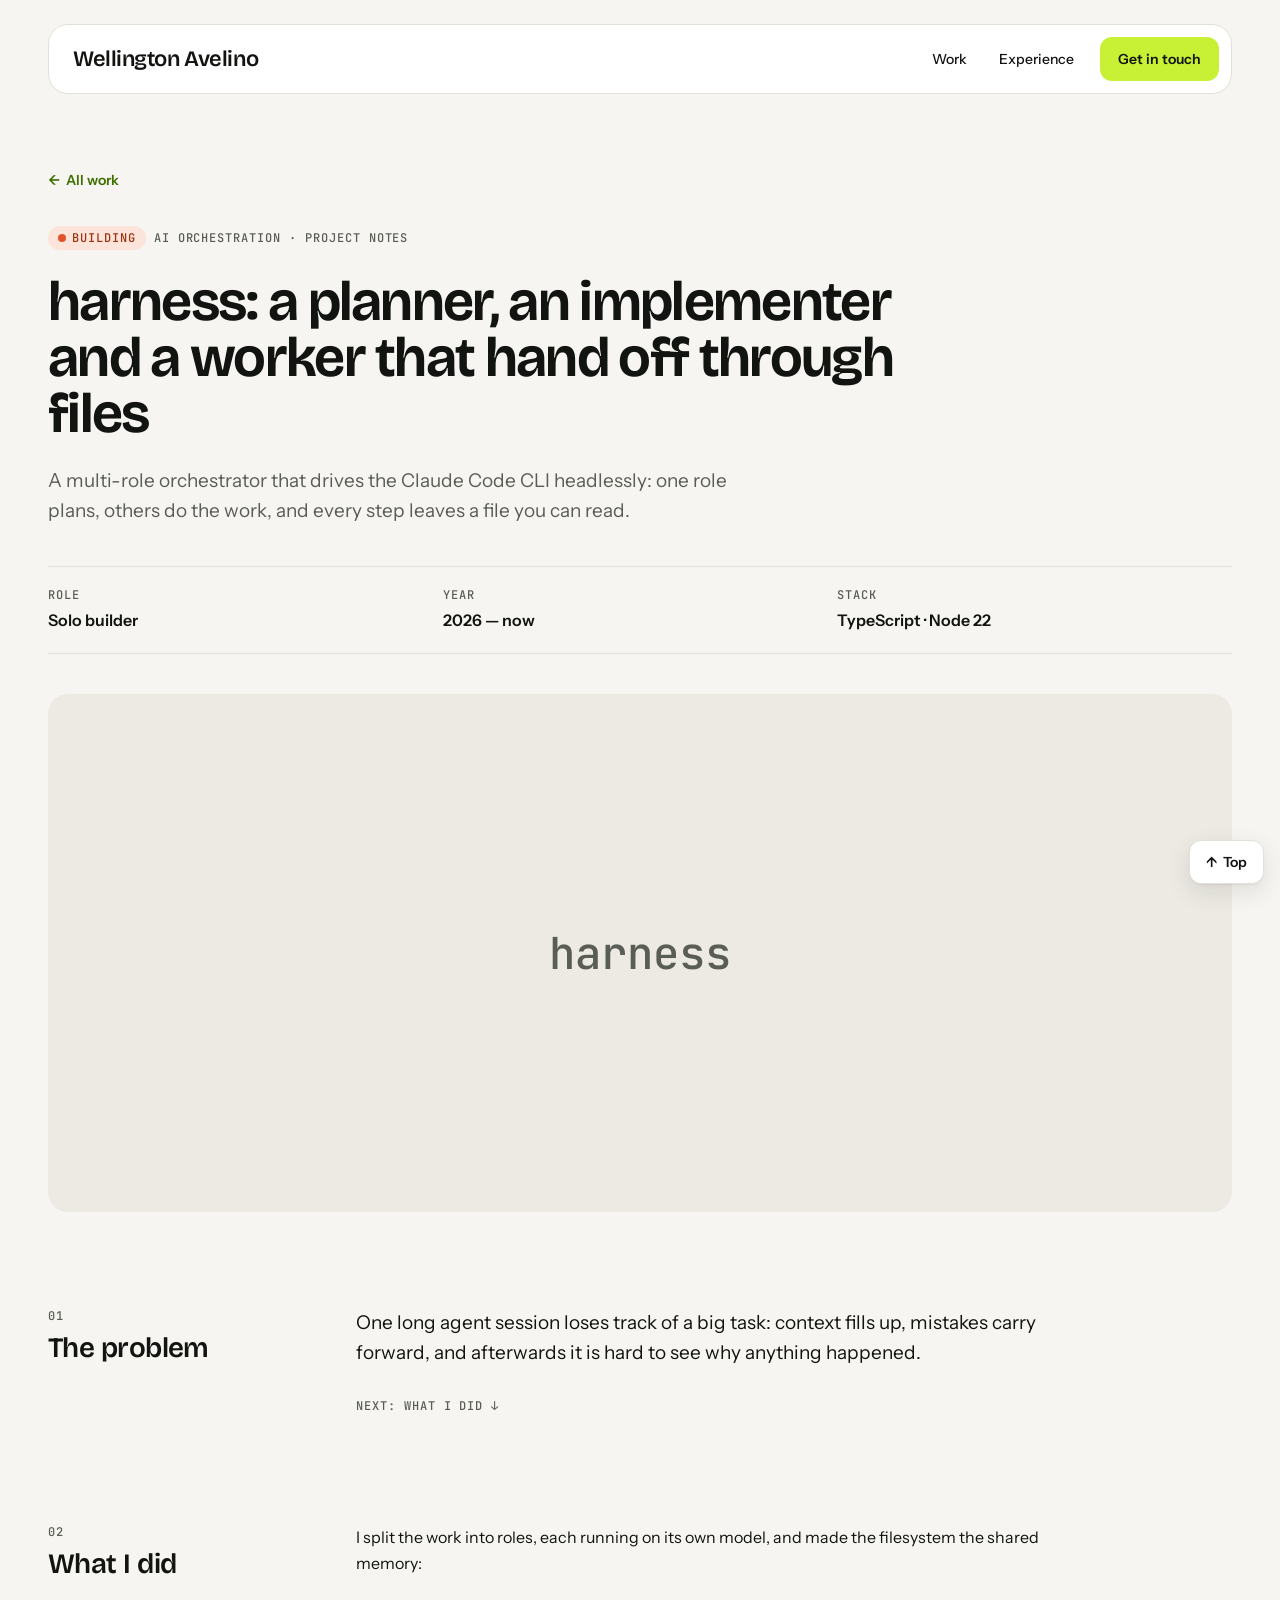
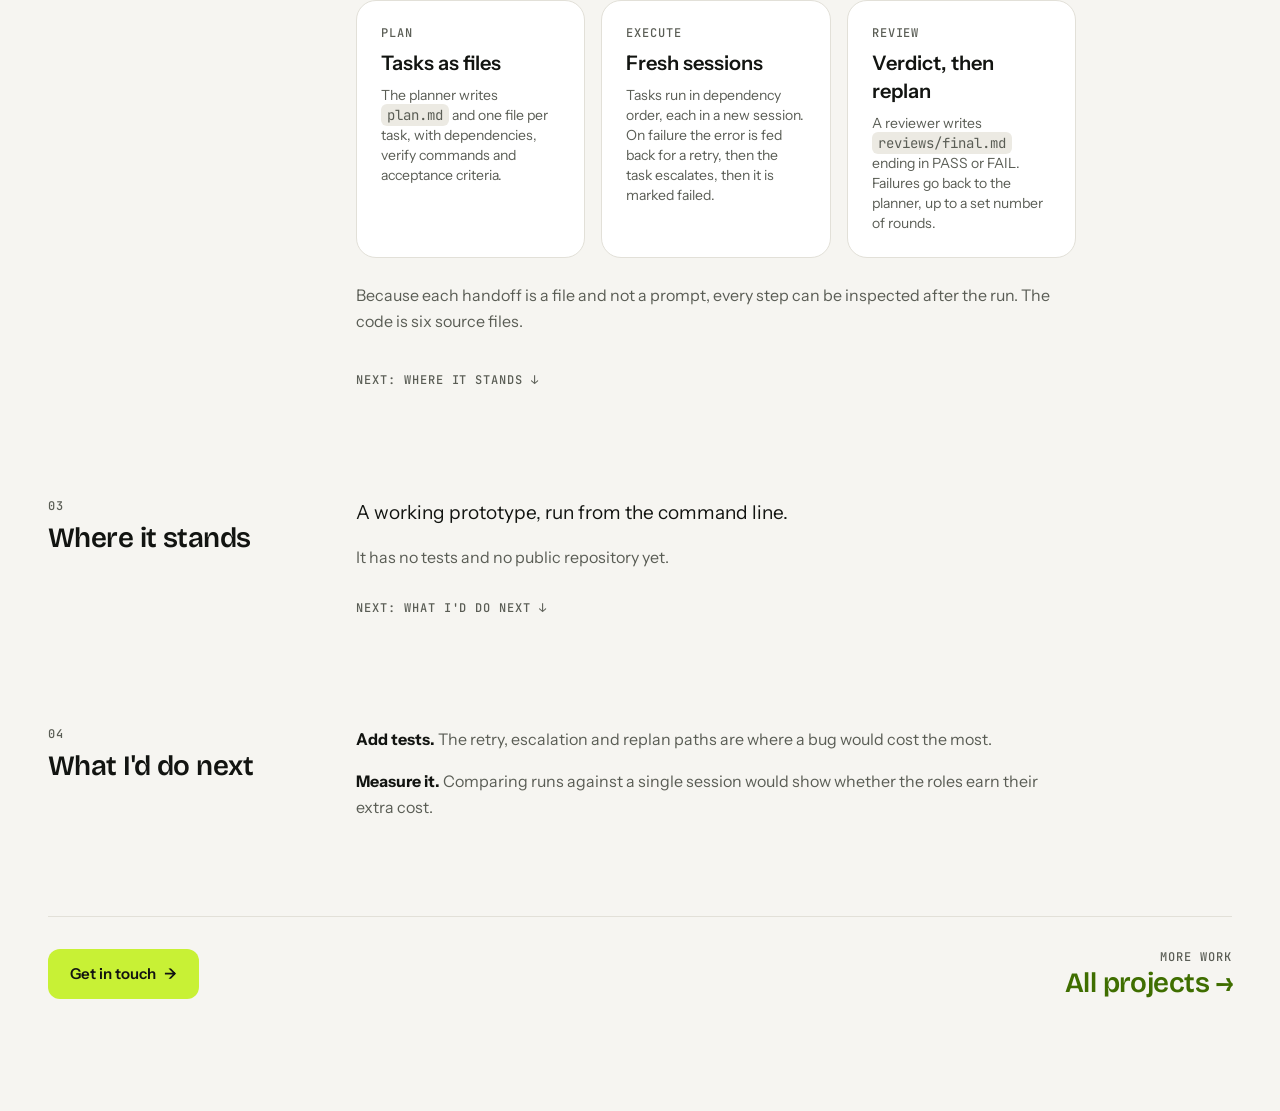
<file: work/harness.html>
<!doctype html>
<html lang="en">
<head>
<meta charset="utf-8">
<title>harness project — Wellington Avelino</title>
<meta name="viewport" content="width=device-width, initial-scale=1">
<meta name="description" content="How I built harness: a planner, an implementer and a worker driven headlessly through the Claude Code CLI, with retries, escalation and replanning.">
<meta property="og:title" content="harness project — Wellington Avelino">
<meta property="og:description" content="How I built harness: a planner, an implementer and a worker driven headlessly through the Claude Code CLI, with retries, escalation and replanning.">
<link rel="preconnect" href="https://fonts.googleapis.com">
<link rel="preconnect" href="https://fonts.gstatic.com" crossorigin>
<link rel="stylesheet" href="https://fonts.googleapis.com/css2?family=Bricolage+Grotesque:opsz,wght@12..96,500..700&amp;family=Instrument+Sans:wght@400;500;600&amp;family=JetBrains+Mono:wght@500&amp;display=swap">
<style>
body{margin:0;background:#f6f5f1}
a{color:#3f6e00}a:hover{color:#121411}
a:focus-visible,button:focus-visible{outline:2px solid #121411;outline-offset:2px}
.arrow{display:inline-block;transition:transform 160ms ease-out}
a:hover .arrow{transform:translateX(3px)}
a:hover .arrow-back{transform:translateX(-3px)}
@media (prefers-reduced-motion: reduce){.arrow{transition:none}}
</style>
<link rel="stylesheet" href="../assets/site.css">
</head>
<body>
<div id="top" style="background: #f6f5f1; color: #121411; font-family: 'Instrument Sans', system-ui, -apple-system, 'Segoe UI', sans-serif; font-size: 16px; line-height: 26px; min-height: 100vh">

<!-- NAV -->
<div style="max-width: 1200px; margin: 0 auto; padding: 24px clamp(16px, 4vw, 48px) 0">
<nav class="nav" aria-label="Main" style="display: flex; flex-wrap: wrap; align-items: center; justify-content: space-between; gap: 16px; background: #ffffff; border: 1px solid #e2e0d8; border-radius: 20px; padding: 12px 12px 12px 24px">
<a class="nav-brand" href="../index.html" style="font-family: 'Bricolage Grotesque', 'Instrument Sans', sans-serif; font-size: 22px; line-height: 28px; font-weight: 600; letter-spacing: -0.02em; color: #121411; text-decoration: none">Wellington Avelino</a>
<div class="nav-links" style="display: flex; flex-wrap: wrap; align-items: center; gap: 4px">
<a href="../index.html#work" style="font-size: 14px; line-height: 20px; font-weight: 500; color: #121411; text-decoration: none; padding: 12px 14px; border-radius: 12px">Work</a>
<a href="../index.html#experience" style="font-size: 14px; line-height: 20px; font-weight: 500; color: #121411; text-decoration: none; padding: 12px 14px; border-radius: 12px">Experience</a>
<a class="nav-cta" href="../index.html#contact" style="font-size: 14px; line-height: 20px; font-weight: 600; color: #121411; background: #c8f135; text-decoration: none; padding: 12px 18px; border-radius: 12px; margin-left: 8px">Get in touch</a>
</div>
</nav>
</div>

<!-- HEADER -->
<header style="max-width: 1200px; margin: 0 auto; padding: 64px clamp(16px, 4vw, 48px) 0; display: flex; flex-direction: column; gap: 24px">
<a href="../index.html#work" style="display: inline-flex; align-self: flex-start; align-items: center; gap: 6px; min-height: 44px; font-size: 14px; font-weight: 600; text-decoration: none"><span class="arrow arrow-back" aria-hidden="true">←</span> All work</a>
<div style="display: flex; flex-wrap: wrap; align-items: center; gap: 8px">
<span style="display: inline-flex; align-items: center; gap: 6px; background: #fde4da; color: #9a3412; border-radius: 999px; padding: 4px 10px; font-family: 'JetBrains Mono', ui-monospace, monospace; font-size: 12px; line-height: 16px; font-weight: 500; letter-spacing: 0.08em; text-transform: uppercase"><span aria-hidden="true" style="width: 8px; height: 8px; border-radius: 999px; background: #e2532a"></span>Building</span>
<span style="font-family: 'JetBrains Mono', ui-monospace, monospace; font-size: 12px; line-height: 16px; font-weight: 500; letter-spacing: 0.08em; text-transform: uppercase; color: #5a5d55">AI orchestration · Project notes</span>
</div>
<h1 style="margin: 0; max-width: 920px; font-family: 'Bricolage Grotesque', 'Instrument Sans', sans-serif; font-size: clamp(36px, 5vw, 56px); line-height: 1; font-weight: 650; letter-spacing: -0.03em; overflow-wrap: anywhere">harness: a planner, an implementer and a worker that hand off through files</h1>
<p style="margin: 0; max-width: 720px; font-size: 19px; line-height: 30px; color: #5a5d55">A multi-role orchestrator that drives the Claude Code CLI headlessly: one role plans, others do the work, and every step leaves a file you can read.</p>

<!-- meta row -->
<dl style="margin: 16px 0 0; display: grid; grid-template-columns: repeat(auto-fit, minmax(min(100%, 200px), 1fr)); border-top: 1px solid #e2e0d8; border-bottom: 1px solid #e2e0d8">
<div style="padding: 20px 20px 20px 0; display: flex; flex-direction: column; gap: 4px">
<dt style="font-family: 'JetBrains Mono', ui-monospace, monospace; font-size: 12px; line-height: 16px; font-weight: 500; letter-spacing: 0.08em; text-transform: uppercase; color: #5a5d55">Role</dt>
<dd style="margin: 0; font-weight: 600; overflow-wrap: anywhere">Solo builder</dd>
</div>
<div style="padding: 20px 20px 20px 0; display: flex; flex-direction: column; gap: 4px">
<dt style="font-family: 'JetBrains Mono', ui-monospace, monospace; font-size: 12px; line-height: 16px; font-weight: 500; letter-spacing: 0.08em; text-transform: uppercase; color: #5a5d55">Year</dt>
<dd style="margin: 0; font-weight: 600; overflow-wrap: anywhere">2026 — now</dd>
</div>
<div style="padding: 20px 20px 20px 0; display: flex; flex-direction: column; gap: 4px">
<dt style="font-family: 'JetBrains Mono', ui-monospace, monospace; font-size: 12px; line-height: 16px; font-weight: 500; letter-spacing: 0.08em; text-transform: uppercase; color: #5a5d55">Stack</dt>
<dd style="margin: 0; font-weight: 600; overflow-wrap: anywhere">TypeScript · Node 22</dd>
</div>
</dl>

<div style="aspect-ratio: 16 / 7; background: #eceae3; border-radius: 20px; margin-top: 16px; display: flex; align-items: center; justify-content: center; font-family: 'JetBrains Mono', ui-monospace, monospace; font-size: clamp(24px, 4vw, 44px); font-weight: 500; color: #5a5d55">harness</div>
</header>

<!-- BODY -->
<main style="max-width: 1200px; margin: 0 auto; padding: 96px clamp(16px, 4vw, 48px) 0; display: flex; flex-direction: column; gap: 96px">

<section aria-labelledby="s1" style="display: flex; flex-wrap: wrap; gap: 24px 48px">
<div class="col" style="flex: 0 0 260px; display: flex; flex-direction: column; gap: 8px">
<span style="font-family: 'JetBrains Mono', ui-monospace, monospace; font-size: 12px; line-height: 16px; font-weight: 500; letter-spacing: 0.08em; text-transform: uppercase; color: #5a5d55">01</span>
<h2 id="s1" style="margin: 0; font-family: 'Bricolage Grotesque', sans-serif; font-size: 28px; line-height: 1.15; font-weight: 600; letter-spacing: -0.02em">The problem</h2>
</div>
<div class="col" style="flex: 1 1 560px; min-width: 0; display: flex; flex-direction: column; gap: 16px; max-width: 720px">
<p style="margin: 0; font-size: 19px; line-height: 30px">One long agent session loses track of a big task: context fills up, mistakes carry forward, and afterwards it is hard to see why anything happened.</p>
<a class="next" href="#s2">Next: What I did <span aria-hidden="true">↓</span></a>
</div>
</section>

<section aria-labelledby="s2" style="display: flex; flex-wrap: wrap; gap: 24px 48px">
<div class="col" style="flex: 0 0 260px; display: flex; flex-direction: column; gap: 8px">
<span style="font-family: 'JetBrains Mono', ui-monospace, monospace; font-size: 12px; line-height: 16px; font-weight: 500; letter-spacing: 0.08em; text-transform: uppercase; color: #5a5d55">02</span>
<h2 id="s2" style="margin: 0; font-family: 'Bricolage Grotesque', sans-serif; font-size: 28px; line-height: 1.15; font-weight: 600; letter-spacing: -0.02em">What I did</h2>
</div>
<div class="col" style="flex: 1 1 560px; min-width: 0; display: flex; flex-direction: column; gap: 24px; max-width: 720px">
<p style="margin: 0">I split the work into roles, each running on its own model, and made the filesystem the shared memory:</p>
<div style="display: grid; grid-template-columns: repeat(auto-fit, minmax(min(100%, 200px), 1fr)); gap: 16px">
<div style="background: #ffffff; border: 1px solid #e2e0d8; border-radius: 20px; padding: 24px; display: flex; flex-direction: column; gap: 8px">
<span style="font-family: 'JetBrains Mono', ui-monospace, monospace; font-size: 12px; line-height: 16px; font-weight: 500; letter-spacing: 0.08em; text-transform: uppercase; color: #5a5d55">Plan</span>
<span style="font-size: 20px; line-height: 28px; font-weight: 600">Tasks as files</span>
<p style="margin: 0; font-size: 14px; line-height: 20px; color: #5a5d55">The planner writes <code style="font-family: 'JetBrains Mono', ui-monospace, monospace; font-size: 14px; background: #eceae3; border-radius: 6px; padding: 2px 6px; overflow-wrap: anywhere">plan.md</code> and one file per task, with dependencies, verify commands and acceptance criteria.</p>
</div>
<div style="background: #ffffff; border: 1px solid #e2e0d8; border-radius: 20px; padding: 24px; display: flex; flex-direction: column; gap: 8px">
<span style="font-family: 'JetBrains Mono', ui-monospace, monospace; font-size: 12px; line-height: 16px; font-weight: 500; letter-spacing: 0.08em; text-transform: uppercase; color: #5a5d55">Execute</span>
<span style="font-size: 20px; line-height: 28px; font-weight: 600">Fresh sessions</span>
<p style="margin: 0; font-size: 14px; line-height: 20px; color: #5a5d55">Tasks run in dependency order, each in a new session. On failure the error is fed back for a retry, then the task escalates, then it is marked failed.</p>
</div>
<div style="background: #ffffff; border: 1px solid #e2e0d8; border-radius: 20px; padding: 24px; display: flex; flex-direction: column; gap: 8px">
<span style="font-family: 'JetBrains Mono', ui-monospace, monospace; font-size: 12px; line-height: 16px; font-weight: 500; letter-spacing: 0.08em; text-transform: uppercase; color: #5a5d55">Review</span>
<span style="font-size: 20px; line-height: 28px; font-weight: 600">Verdict, then replan</span>
<p style="margin: 0; font-size: 14px; line-height: 20px; color: #5a5d55">A reviewer writes <code style="font-family: 'JetBrains Mono', ui-monospace, monospace; font-size: 14px; background: #eceae3; border-radius: 6px; padding: 2px 6px; overflow-wrap: anywhere">reviews/final.md</code> ending in PASS or FAIL. Failures go back to the planner, up to a set number of rounds.</p>
</div>
</div>
<p style="margin: 0; color: #5a5d55">Because each handoff is a file and not a prompt, every step can be inspected after the run. The code is six source files.</p>
<a class="next" href="#s3">Next: Where it stands <span aria-hidden="true">↓</span></a>
</div>
</section>

<section aria-labelledby="s3" style="display: flex; flex-wrap: wrap; gap: 24px 48px">
<div class="col" style="flex: 0 0 260px; display: flex; flex-direction: column; gap: 8px">
<span style="font-family: 'JetBrains Mono', ui-monospace, monospace; font-size: 12px; line-height: 16px; font-weight: 500; letter-spacing: 0.08em; text-transform: uppercase; color: #5a5d55">03</span>
<h2 id="s3" style="margin: 0; font-family: 'Bricolage Grotesque', sans-serif; font-size: 28px; line-height: 1.15; font-weight: 600; letter-spacing: -0.02em">Where it stands</h2>
</div>
<div class="col" style="flex: 1 1 560px; min-width: 0; display: flex; flex-direction: column; gap: 16px; max-width: 720px">
<p style="margin: 0; font-size: 19px; line-height: 30px">A working prototype, run from the command line.</p>
<p style="margin: 0; color: #5a5d55">It has no tests and no public repository yet.</p>
<a class="next" href="#s4">Next: What I'd do next <span aria-hidden="true">↓</span></a>
</div>
</section>

<section aria-labelledby="s4" style="display: flex; flex-wrap: wrap; gap: 24px 48px">
<div class="col" style="flex: 0 0 260px; display: flex; flex-direction: column; gap: 8px">
<span style="font-family: 'JetBrains Mono', ui-monospace, monospace; font-size: 12px; line-height: 16px; font-weight: 500; letter-spacing: 0.08em; text-transform: uppercase; color: #5a5d55">04</span>
<h2 id="s4" style="margin: 0; font-family: 'Bricolage Grotesque', sans-serif; font-size: 28px; line-height: 1.15; font-weight: 600; letter-spacing: -0.02em">What I'd do next</h2>
</div>
<div class="col" style="flex: 1 1 560px; min-width: 0; display: flex; flex-direction: column; gap: 16px; max-width: 720px">
<p style="margin: 0"><strong>Add tests.</strong> <span style="color: #5a5d55">The retry, escalation and replan paths are where a bug would cost the most.</span></p>
<p style="margin: 0"><strong>Measure it.</strong> <span style="color: #5a5d55">Comparing runs against a single session would show whether the roles earn their extra cost.</span></p>
</div>
</section>

</main>

<!-- FOOTER CTA -->
<div class="foot" style="max-width: 1200px; margin: 0 auto; padding: 96px clamp(16px, 4vw, 48px) 48px">
<div style="display: flex; flex-wrap: wrap; align-items: center; justify-content: space-between; gap: 24px; border-top: 1px solid #e2e0d8; padding-top: 32px">
<a href="../index.html#contact" style="display: inline-flex; align-items: center; gap: 8px; min-height: 48px; box-sizing: border-box; padding: 12px 22px; border-radius: 12px; background: #c8f135; color: #121411; font-size: 15px; font-weight: 600; text-decoration: none">Get in touch <span aria-hidden="true">→</span></a>
<a href="../index.html#work" style="display: inline-flex; flex-direction: column; align-items: flex-end; gap: 2px; min-height: 44px; text-decoration: none">
<span style="font-family: 'JetBrains Mono', ui-monospace, monospace; font-size: 12px; line-height: 16px; font-weight: 500; letter-spacing: 0.08em; text-transform: uppercase; color: #5a5d55">More work</span>
<span style="font-family: 'Bricolage Grotesque', sans-serif; font-size: 28px; line-height: 1.15; font-weight: 600; letter-spacing: -0.02em">All projects <span class="arrow" aria-hidden="true">→</span></span>
</a>
</div>
</div>

<a class="to-top" href="#top"><span aria-hidden="true">↑</span> Top</a>
</div>
</body>
</html>
</file>
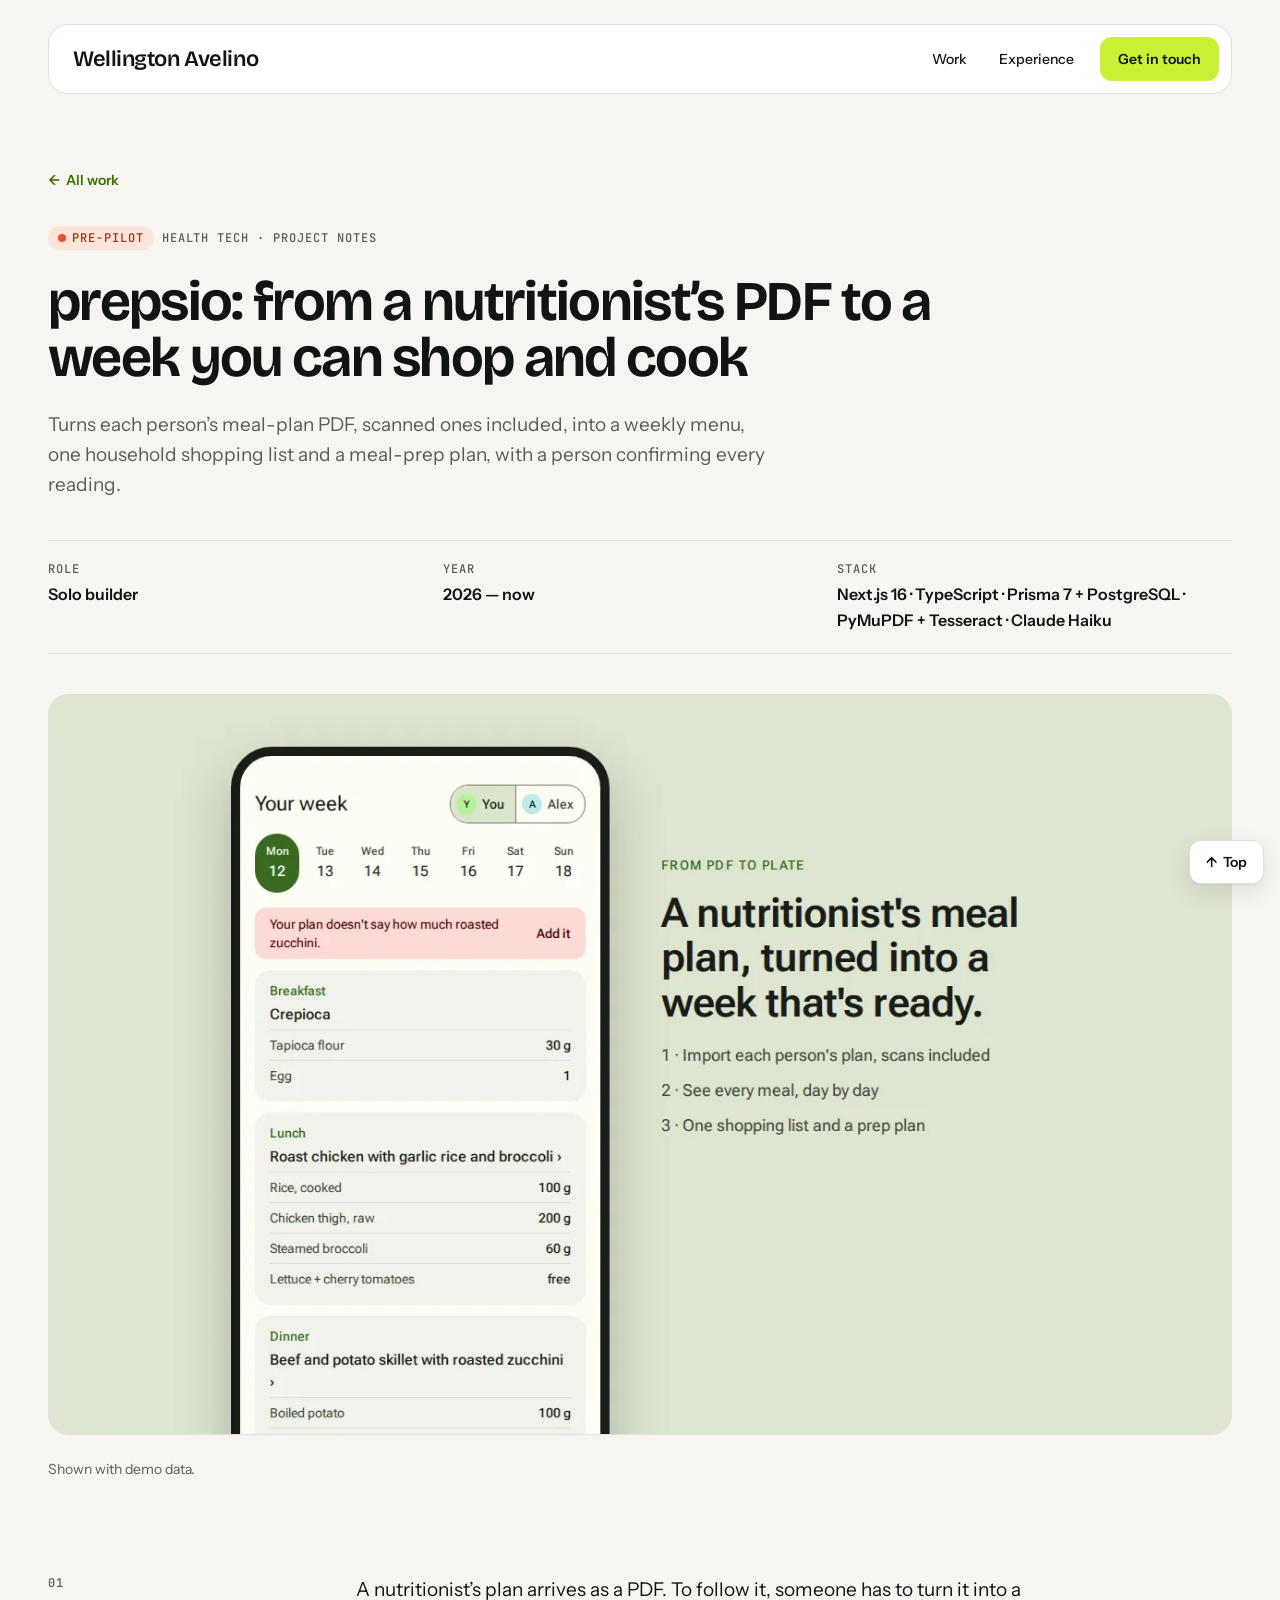
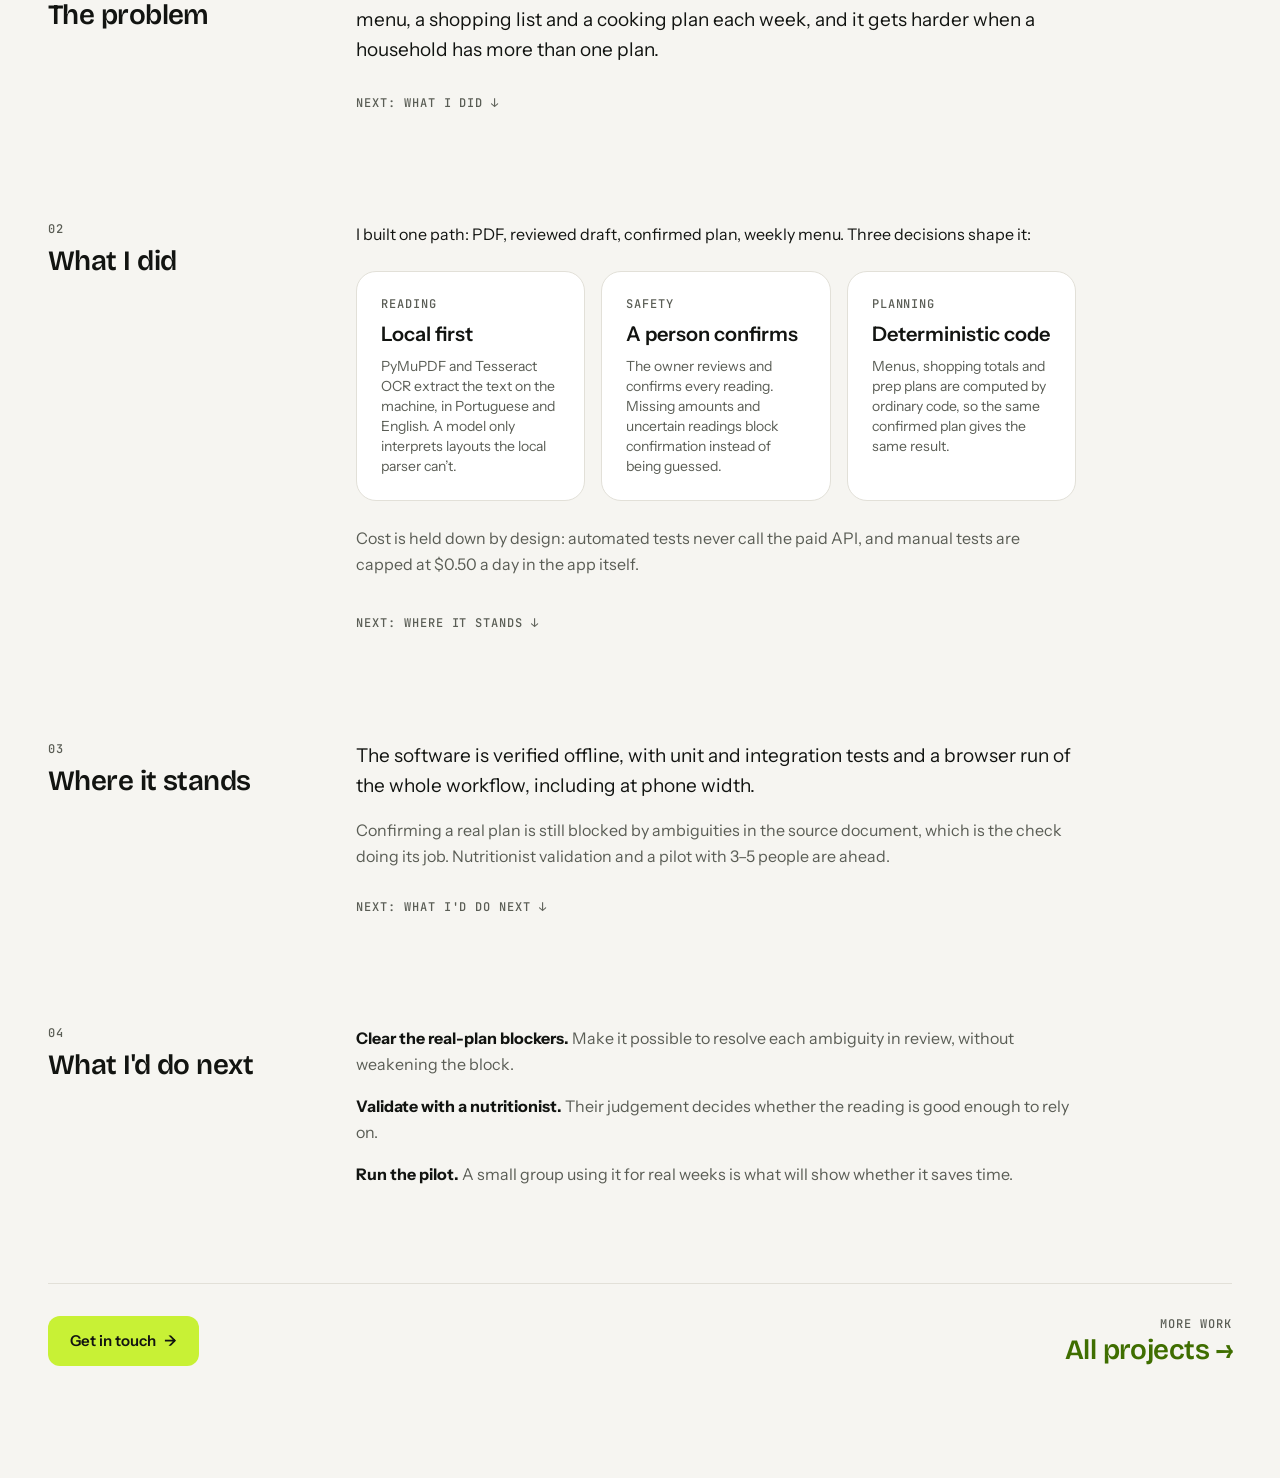
<file: work/prepsio.html>
<!doctype html>
<html lang="en">
<head>
<meta charset="utf-8">
<title>prepsio project — Wellington Avelino</title>
<meta name="viewport" content="width=device-width, initial-scale=1">
<meta name="description" content="How I built prepsio: turning nutritionist meal-plan PDFs into reviewed weekly menus, one household shopping list and a meal-prep plan.">
<meta property="og:title" content="prepsio project — Wellington Avelino">
<meta property="og:description" content="How I built prepsio: turning nutritionist meal-plan PDFs into reviewed weekly menus, one household shopping list and a meal-prep plan.">
<meta property="og:image" content="https://wellavelino.github.io/assets/work/prepsio-share.jpg">
<link rel="preconnect" href="https://fonts.googleapis.com">
<link rel="preconnect" href="https://fonts.gstatic.com" crossorigin>
<link rel="stylesheet" href="https://fonts.googleapis.com/css2?family=Bricolage+Grotesque:opsz,wght@12..96,500..700&amp;family=Instrument+Sans:wght@400;500;600&amp;family=JetBrains+Mono:wght@500&amp;display=swap">
<style>
body{margin:0;background:#f6f5f1}
a{color:#3f6e00}a:hover{color:#121411}
a:focus-visible,button:focus-visible{outline:2px solid #121411;outline-offset:2px}
.arrow{display:inline-block;transition:transform 160ms ease-out}
a:hover .arrow{transform:translateX(3px)}
a:hover .arrow-back{transform:translateX(-3px)}
@media (prefers-reduced-motion: reduce){.arrow{transition:none}}
</style>
<link rel="stylesheet" href="../assets/site.css">
</head>
<body>
<div id="top" style="background: #f6f5f1; color: #121411; font-family: 'Instrument Sans', system-ui, -apple-system, 'Segoe UI', sans-serif; font-size: 16px; line-height: 26px; min-height: 100vh">

<!-- NAV -->
<div style="max-width: 1200px; margin: 0 auto; padding: 24px clamp(16px, 4vw, 48px) 0">
<nav class="nav" aria-label="Main" style="display: flex; flex-wrap: wrap; align-items: center; justify-content: space-between; gap: 16px; background: #ffffff; border: 1px solid #e2e0d8; border-radius: 20px; padding: 12px 12px 12px 24px">
<a class="nav-brand" href="../index.html" style="font-family: 'Bricolage Grotesque', 'Instrument Sans', sans-serif; font-size: 22px; line-height: 28px; font-weight: 600; letter-spacing: -0.02em; color: #121411; text-decoration: none">Wellington Avelino</a>
<div class="nav-links" style="display: flex; flex-wrap: wrap; align-items: center; gap: 4px">
<a href="../index.html#work" style="font-size: 14px; line-height: 20px; font-weight: 500; color: #121411; text-decoration: none; padding: 12px 14px; border-radius: 12px">Work</a>
<a href="../index.html#experience" style="font-size: 14px; line-height: 20px; font-weight: 500; color: #121411; text-decoration: none; padding: 12px 14px; border-radius: 12px">Experience</a>
<a class="nav-cta" href="../index.html#contact" style="font-size: 14px; line-height: 20px; font-weight: 600; color: #121411; background: #c8f135; text-decoration: none; padding: 12px 18px; border-radius: 12px; margin-left: 8px">Get in touch</a>
</div>
</nav>
</div>

<!-- HEADER -->
<header style="max-width: 1200px; margin: 0 auto; padding: 64px clamp(16px, 4vw, 48px) 0; display: flex; flex-direction: column; gap: 24px">
<a href="../index.html#work" style="display: inline-flex; align-self: flex-start; align-items: center; gap: 6px; min-height: 44px; font-size: 14px; font-weight: 600; text-decoration: none"><span class="arrow arrow-back" aria-hidden="true">←</span> All work</a>
<div style="display: flex; flex-wrap: wrap; align-items: center; gap: 8px">
<span style="display: inline-flex; align-items: center; gap: 6px; background: #fde4da; color: #9a3412; border-radius: 999px; padding: 4px 10px; font-family: 'JetBrains Mono', ui-monospace, monospace; font-size: 12px; line-height: 16px; font-weight: 500; letter-spacing: 0.08em; text-transform: uppercase"><span aria-hidden="true" style="width: 8px; height: 8px; border-radius: 999px; background: #e2532a"></span>Pre-pilot</span>
<span style="font-family: 'JetBrains Mono', ui-monospace, monospace; font-size: 12px; line-height: 16px; font-weight: 500; letter-spacing: 0.08em; text-transform: uppercase; color: #5a5d55">Health tech · Project notes</span>
</div>
<h1 style="margin: 0; max-width: 920px; font-family: 'Bricolage Grotesque', 'Instrument Sans', sans-serif; font-size: clamp(36px, 5vw, 56px); line-height: 1; font-weight: 650; letter-spacing: -0.03em; overflow-wrap: anywhere">prepsio: from a nutritionist’s PDF to a week you can shop and cook</h1>
<p style="margin: 0; max-width: 720px; font-size: 19px; line-height: 30px; color: #5a5d55">Turns each person’s meal-plan PDF, scanned ones included, into a weekly menu, one household shopping list and a meal-prep plan, with a person confirming every reading.</p>

<!-- meta row -->
<dl style="margin: 16px 0 0; display: grid; grid-template-columns: repeat(auto-fit, minmax(min(100%, 200px), 1fr)); border-top: 1px solid #e2e0d8; border-bottom: 1px solid #e2e0d8">
<div style="padding: 20px 20px 20px 0; display: flex; flex-direction: column; gap: 4px">
<dt style="font-family: 'JetBrains Mono', ui-monospace, monospace; font-size: 12px; line-height: 16px; font-weight: 500; letter-spacing: 0.08em; text-transform: uppercase; color: #5a5d55">Role</dt>
<dd style="margin: 0; font-weight: 600; overflow-wrap: anywhere">Solo builder</dd>
</div>
<div style="padding: 20px 20px 20px 0; display: flex; flex-direction: column; gap: 4px">
<dt style="font-family: 'JetBrains Mono', ui-monospace, monospace; font-size: 12px; line-height: 16px; font-weight: 500; letter-spacing: 0.08em; text-transform: uppercase; color: #5a5d55">Year</dt>
<dd style="margin: 0; font-weight: 600; overflow-wrap: anywhere">2026 — now</dd>
</div>
<div style="padding: 20px 20px 20px 0; display: flex; flex-direction: column; gap: 4px">
<dt style="font-family: 'JetBrains Mono', ui-monospace, monospace; font-size: 12px; line-height: 16px; font-weight: 500; letter-spacing: 0.08em; text-transform: uppercase; color: #5a5d55">Stack</dt>
<dd style="margin: 0; font-weight: 600; overflow-wrap: anywhere">Next.js 16 · TypeScript · Prisma 7 + PostgreSQL · PyMuPDF + Tesseract · Claude Haiku</dd>
</div>
</dl>

<div style="aspect-ratio: 16 / 10; border-radius: 20px; border: 1px solid #e2e0d8; overflow: hidden; margin-top: 16px"><img src="../assets/work/prepsio.webp" alt="prepsio week view: a day of meals from a nutritionist plan, with amounts" width="1280" height="800" style="display: block; width: 100%; height: 100%; object-fit: cover; object-position: top left"></div>
<p style="margin: 0; font-size: 14px; line-height: 20px; color: #5a5d55">Shown with demo data.</p>
</header>

<!-- BODY -->
<main style="max-width: 1200px; margin: 0 auto; padding: 96px clamp(16px, 4vw, 48px) 0; display: flex; flex-direction: column; gap: 96px">

<section aria-labelledby="s1" style="display: flex; flex-wrap: wrap; gap: 24px 48px">
<div class="col" style="flex: 0 0 260px; display: flex; flex-direction: column; gap: 8px">
<span style="font-family: 'JetBrains Mono', ui-monospace, monospace; font-size: 12px; line-height: 16px; font-weight: 500; letter-spacing: 0.08em; text-transform: uppercase; color: #5a5d55">01</span>
<h2 id="s1" style="margin: 0; font-family: 'Bricolage Grotesque', sans-serif; font-size: 28px; line-height: 1.15; font-weight: 600; letter-spacing: -0.02em">The problem</h2>
</div>
<div class="col" style="flex: 1 1 560px; min-width: 0; display: flex; flex-direction: column; gap: 16px; max-width: 720px">
<p style="margin: 0; font-size: 19px; line-height: 30px">A nutritionist’s plan arrives as a PDF. To follow it, someone has to turn it into a menu, a shopping list and a cooking plan each week, and it gets harder when a household has more than one plan.</p>
<a class="next" href="#s2">Next: What I did <span aria-hidden="true">↓</span></a>
</div>
</section>

<section aria-labelledby="s2" style="display: flex; flex-wrap: wrap; gap: 24px 48px">
<div class="col" style="flex: 0 0 260px; display: flex; flex-direction: column; gap: 8px">
<span style="font-family: 'JetBrains Mono', ui-monospace, monospace; font-size: 12px; line-height: 16px; font-weight: 500; letter-spacing: 0.08em; text-transform: uppercase; color: #5a5d55">02</span>
<h2 id="s2" style="margin: 0; font-family: 'Bricolage Grotesque', sans-serif; font-size: 28px; line-height: 1.15; font-weight: 600; letter-spacing: -0.02em">What I did</h2>
</div>
<div class="col" style="flex: 1 1 560px; min-width: 0; display: flex; flex-direction: column; gap: 24px; max-width: 720px">
<p style="margin: 0">I built one path: PDF, reviewed draft, confirmed plan, weekly menu. Three decisions shape it:</p>
<div style="display: grid; grid-template-columns: repeat(auto-fit, minmax(min(100%, 200px), 1fr)); gap: 16px">
<div style="background: #ffffff; border: 1px solid #e2e0d8; border-radius: 20px; padding: 24px; display: flex; flex-direction: column; gap: 8px">
<span style="font-family: 'JetBrains Mono', ui-monospace, monospace; font-size: 12px; line-height: 16px; font-weight: 500; letter-spacing: 0.08em; text-transform: uppercase; color: #5a5d55">Reading</span>
<span style="font-size: 20px; line-height: 28px; font-weight: 600">Local first</span>
<p style="margin: 0; font-size: 14px; line-height: 20px; color: #5a5d55">PyMuPDF and Tesseract OCR extract the text on the machine, in Portuguese and English. A model only interprets layouts the local parser can’t.</p>
</div>
<div style="background: #ffffff; border: 1px solid #e2e0d8; border-radius: 20px; padding: 24px; display: flex; flex-direction: column; gap: 8px">
<span style="font-family: 'JetBrains Mono', ui-monospace, monospace; font-size: 12px; line-height: 16px; font-weight: 500; letter-spacing: 0.08em; text-transform: uppercase; color: #5a5d55">Safety</span>
<span style="font-size: 20px; line-height: 28px; font-weight: 600">A person confirms</span>
<p style="margin: 0; font-size: 14px; line-height: 20px; color: #5a5d55">The owner reviews and confirms every reading. Missing amounts and uncertain readings block confirmation instead of being guessed.</p>
</div>
<div style="background: #ffffff; border: 1px solid #e2e0d8; border-radius: 20px; padding: 24px; display: flex; flex-direction: column; gap: 8px">
<span style="font-family: 'JetBrains Mono', ui-monospace, monospace; font-size: 12px; line-height: 16px; font-weight: 500; letter-spacing: 0.08em; text-transform: uppercase; color: #5a5d55">Planning</span>
<span style="font-size: 20px; line-height: 28px; font-weight: 600">Deterministic code</span>
<p style="margin: 0; font-size: 14px; line-height: 20px; color: #5a5d55">Menus, shopping totals and prep plans are computed by ordinary code, so the same confirmed plan gives the same result.</p>
</div>
</div>
<p style="margin: 0; color: #5a5d55">Cost is held down by design: automated tests never call the paid API, and manual tests are capped at $0.50 a day in the app itself.</p>
<a class="next" href="#s3">Next: Where it stands <span aria-hidden="true">↓</span></a>
</div>
</section>

<section aria-labelledby="s3" style="display: flex; flex-wrap: wrap; gap: 24px 48px">
<div class="col" style="flex: 0 0 260px; display: flex; flex-direction: column; gap: 8px">
<span style="font-family: 'JetBrains Mono', ui-monospace, monospace; font-size: 12px; line-height: 16px; font-weight: 500; letter-spacing: 0.08em; text-transform: uppercase; color: #5a5d55">03</span>
<h2 id="s3" style="margin: 0; font-family: 'Bricolage Grotesque', sans-serif; font-size: 28px; line-height: 1.15; font-weight: 600; letter-spacing: -0.02em">Where it stands</h2>
</div>
<div class="col" style="flex: 1 1 560px; min-width: 0; display: flex; flex-direction: column; gap: 16px; max-width: 720px">
<p style="margin: 0; font-size: 19px; line-height: 30px">The software is verified offline, with unit and integration tests and a browser run of the whole workflow, including at phone width.</p>
<p style="margin: 0; color: #5a5d55">Confirming a real plan is still blocked by ambiguities in the source document, which is the check doing its job. Nutritionist validation and a pilot with 3–5 people are ahead.</p>
<a class="next" href="#s4">Next: What I'd do next <span aria-hidden="true">↓</span></a>
</div>
</section>

<section aria-labelledby="s4" style="display: flex; flex-wrap: wrap; gap: 24px 48px">
<div class="col" style="flex: 0 0 260px; display: flex; flex-direction: column; gap: 8px">
<span style="font-family: 'JetBrains Mono', ui-monospace, monospace; font-size: 12px; line-height: 16px; font-weight: 500; letter-spacing: 0.08em; text-transform: uppercase; color: #5a5d55">04</span>
<h2 id="s4" style="margin: 0; font-family: 'Bricolage Grotesque', sans-serif; font-size: 28px; line-height: 1.15; font-weight: 600; letter-spacing: -0.02em">What I'd do next</h2>
</div>
<div class="col" style="flex: 1 1 560px; min-width: 0; display: flex; flex-direction: column; gap: 16px; max-width: 720px">
<p style="margin: 0"><strong>Clear the real-plan blockers.</strong> <span style="color: #5a5d55">Make it possible to resolve each ambiguity in review, without weakening the block.</span></p>
<p style="margin: 0"><strong>Validate with a nutritionist.</strong> <span style="color: #5a5d55">Their judgement decides whether the reading is good enough to rely on.</span></p>
<p style="margin: 0"><strong>Run the pilot.</strong> <span style="color: #5a5d55">A small group using it for real weeks is what will show whether it saves time.</span></p>
</div>
</section>

</main>

<!-- FOOTER CTA -->
<div class="foot" style="max-width: 1200px; margin: 0 auto; padding: 96px clamp(16px, 4vw, 48px) 48px">
<div style="display: flex; flex-wrap: wrap; align-items: center; justify-content: space-between; gap: 24px; border-top: 1px solid #e2e0d8; padding-top: 32px">
<a href="../index.html#contact" style="display: inline-flex; align-items: center; gap: 8px; min-height: 48px; box-sizing: border-box; padding: 12px 22px; border-radius: 12px; background: #c8f135; color: #121411; font-size: 15px; font-weight: 600; text-decoration: none">Get in touch <span aria-hidden="true">→</span></a>
<a href="../index.html#work" style="display: inline-flex; flex-direction: column; align-items: flex-end; gap: 2px; min-height: 44px; text-decoration: none">
<span style="font-family: 'JetBrains Mono', ui-monospace, monospace; font-size: 12px; line-height: 16px; font-weight: 500; letter-spacing: 0.08em; text-transform: uppercase; color: #5a5d55">More work</span>
<span style="font-family: 'Bricolage Grotesque', sans-serif; font-size: 28px; line-height: 1.15; font-weight: 600; letter-spacing: -0.02em">All projects <span class="arrow" aria-hidden="true">→</span></span>
</a>
</div>
</div>

<a class="to-top" href="#top"><span aria-hidden="true">↑</span> Top</a>
</div>
</body>
</html>
</file>
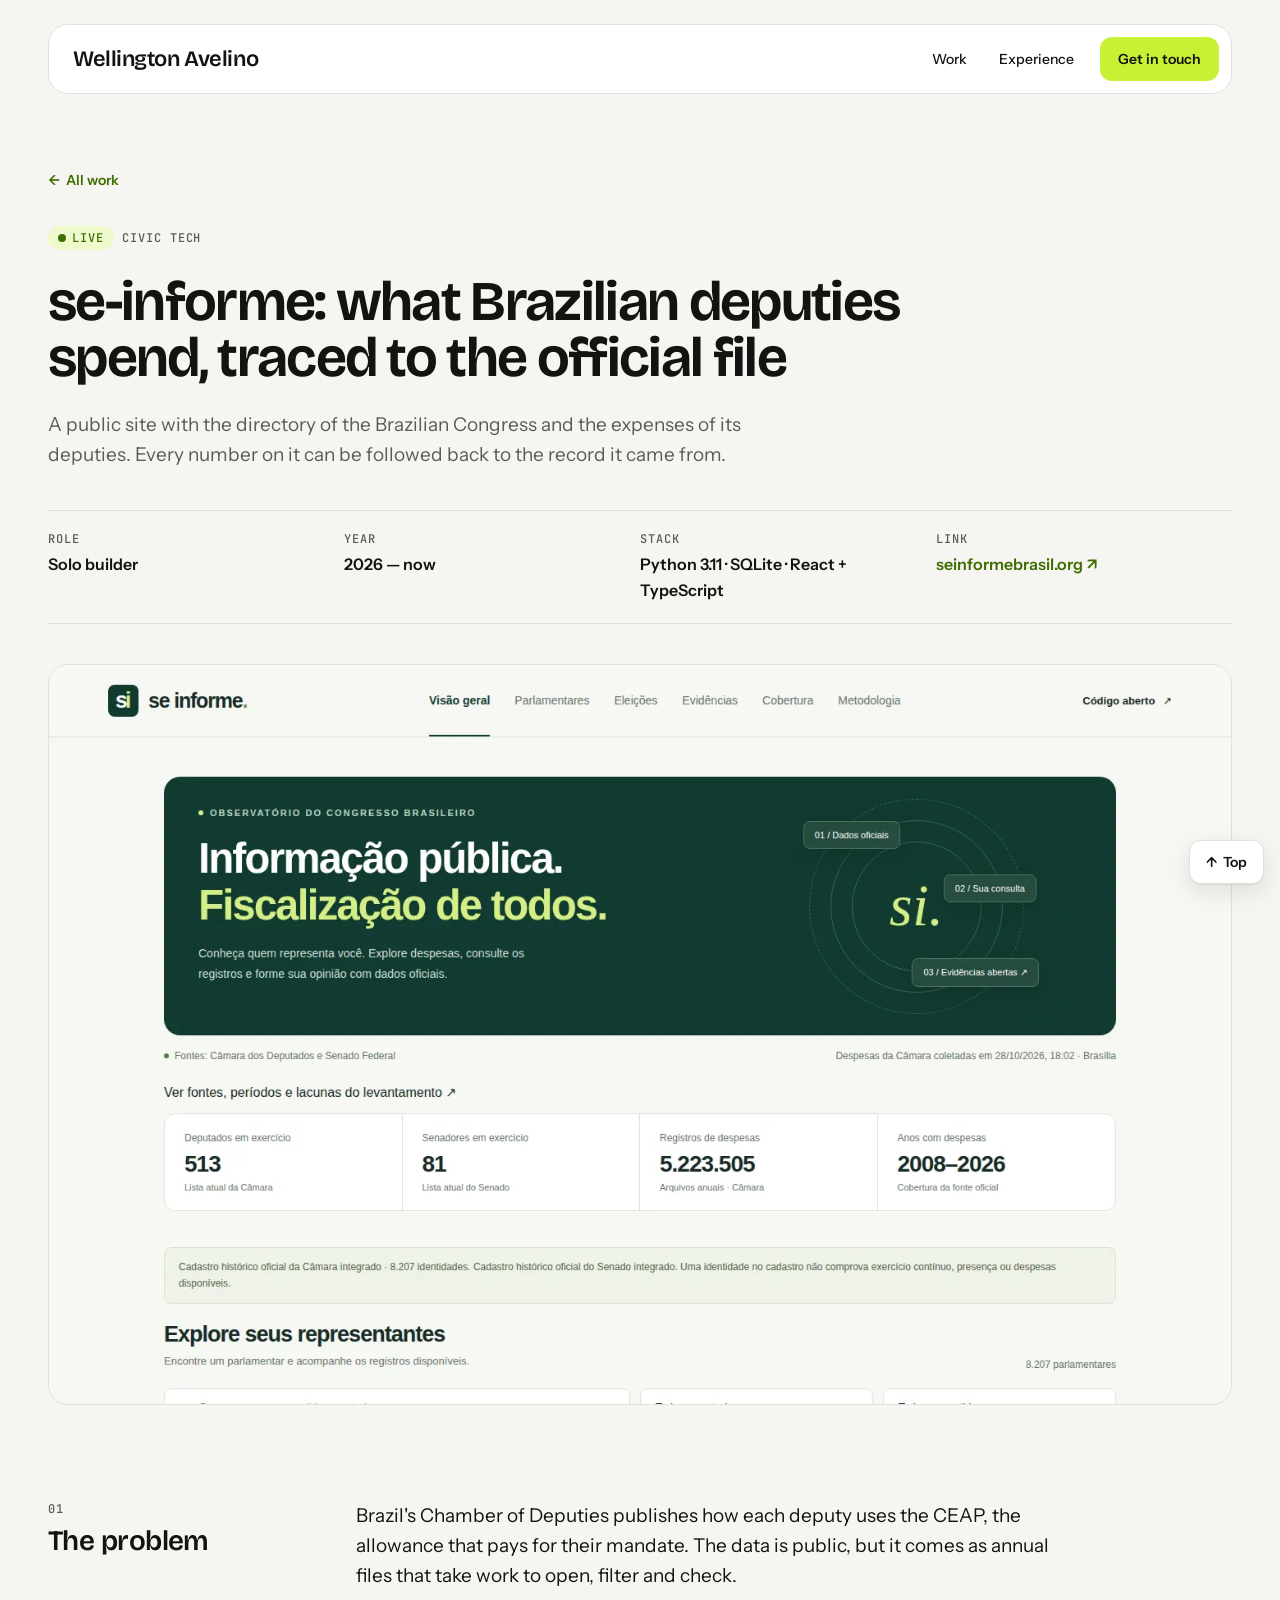
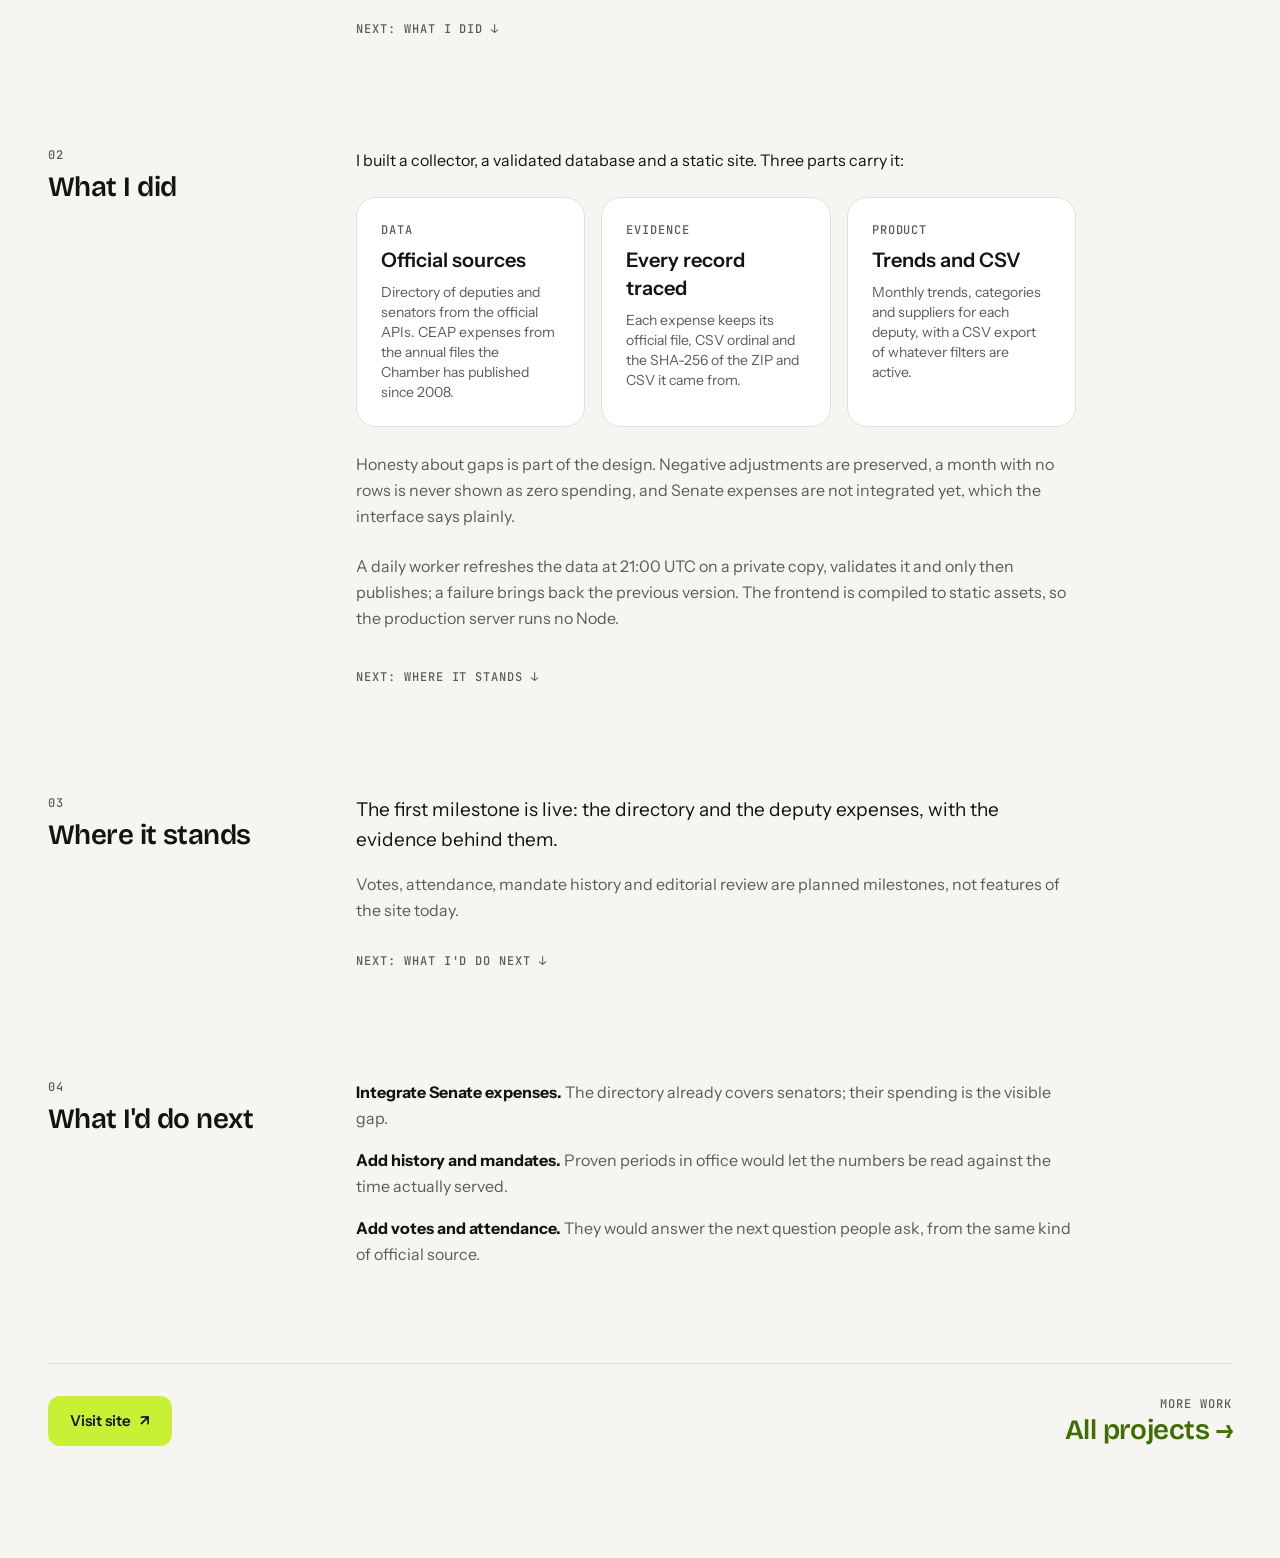
<file: work/se-informe.html>
<!doctype html>
<html lang="en">
<head>
<meta charset="utf-8">
<title>se-informe project — Wellington Avelino</title>
<meta name="viewport" content="width=device-width, initial-scale=1">
<meta name="description" content="How I built se-informe: public spending by Brazilian deputies from official files, with evidence for every record and a daily update that publishes only after validation.">
<meta property="og:title" content="se-informe project — Wellington Avelino">
<meta property="og:description" content="How I built se-informe: public spending by Brazilian deputies from official files, with evidence for every record and a daily update that publishes only after validation.">
<meta property="og:image" content="https://wellavelino.github.io/assets/work/se-informe-share.jpg">
<link rel="preconnect" href="https://fonts.googleapis.com">
<link rel="preconnect" href="https://fonts.gstatic.com" crossorigin>
<link rel="stylesheet" href="https://fonts.googleapis.com/css2?family=Bricolage+Grotesque:opsz,wght@12..96,500..700&amp;family=Instrument+Sans:wght@400;500;600&amp;family=JetBrains+Mono:wght@500&amp;display=swap">
<style>
body{margin:0;background:#f6f5f1}
a{color:#3f6e00}a:hover{color:#121411}
a:focus-visible,button:focus-visible{outline:2px solid #121411;outline-offset:2px}
.arrow{display:inline-block;transition:transform 160ms ease-out}
a:hover .arrow{transform:translateX(3px)}
a:hover .arrow-back{transform:translateX(-3px)}
@media (prefers-reduced-motion: reduce){.arrow{transition:none}}
</style>
<link rel="stylesheet" href="../assets/site.css">
</head>
<body>
<div id="top" style="background: #f6f5f1; color: #121411; font-family: 'Instrument Sans', system-ui, -apple-system, 'Segoe UI', sans-serif; font-size: 16px; line-height: 26px; min-height: 100vh">

<!-- NAV -->
<div style="max-width: 1200px; margin: 0 auto; padding: 24px clamp(16px, 4vw, 48px) 0">
<nav class="nav" aria-label="Main" style="display: flex; flex-wrap: wrap; align-items: center; justify-content: space-between; gap: 16px; background: #ffffff; border: 1px solid #e2e0d8; border-radius: 20px; padding: 12px 12px 12px 24px">
<a class="nav-brand" href="../index.html" style="font-family: 'Bricolage Grotesque', 'Instrument Sans', sans-serif; font-size: 22px; line-height: 28px; font-weight: 600; letter-spacing: -0.02em; color: #121411; text-decoration: none">Wellington Avelino</a>
<div class="nav-links" style="display: flex; flex-wrap: wrap; align-items: center; gap: 4px">
<a href="../index.html#work" style="font-size: 14px; line-height: 20px; font-weight: 500; color: #121411; text-decoration: none; padding: 12px 14px; border-radius: 12px">Work</a>
<a href="../index.html#experience" style="font-size: 14px; line-height: 20px; font-weight: 500; color: #121411; text-decoration: none; padding: 12px 14px; border-radius: 12px">Experience</a>
<a class="nav-cta" href="../index.html#contact" style="font-size: 14px; line-height: 20px; font-weight: 600; color: #121411; background: #c8f135; text-decoration: none; padding: 12px 18px; border-radius: 12px; margin-left: 8px">Get in touch</a>
</div>
</nav>
</div>

<!-- HEADER -->
<header style="max-width: 1200px; margin: 0 auto; padding: 64px clamp(16px, 4vw, 48px) 0; display: flex; flex-direction: column; gap: 24px">
<a href="../index.html#work" style="display: inline-flex; align-self: flex-start; align-items: center; gap: 6px; min-height: 44px; font-size: 14px; font-weight: 600; text-decoration: none"><span class="arrow arrow-back" aria-hidden="true">←</span> All work</a>
<div style="display: flex; flex-wrap: wrap; align-items: center; gap: 8px">
<span style="display: inline-flex; align-items: center; gap: 6px; background: #eef9cc; color: #3f6e00; border-radius: 999px; padding: 4px 10px; font-family: 'JetBrains Mono', ui-monospace, monospace; font-size: 12px; line-height: 16px; font-weight: 500; letter-spacing: 0.08em; text-transform: uppercase"><span aria-hidden="true" style="width: 8px; height: 8px; border-radius: 999px; background: #3f6e00"></span>Live</span>
<span style="font-family: 'JetBrains Mono', ui-monospace, monospace; font-size: 12px; line-height: 16px; font-weight: 500; letter-spacing: 0.08em; text-transform: uppercase; color: #5a5d55">Civic tech</span>
</div>
<h1 style="margin: 0; max-width: 920px; font-family: 'Bricolage Grotesque', 'Instrument Sans', sans-serif; font-size: clamp(36px, 5vw, 56px); line-height: 1; font-weight: 650; letter-spacing: -0.03em; overflow-wrap: anywhere">se-informe: what Brazilian deputies spend, traced to the official file</h1>
<p style="margin: 0; max-width: 720px; font-size: 19px; line-height: 30px; color: #5a5d55">A public site with the directory of the Brazilian Congress and the expenses of its deputies. Every number on it can be followed back to the record it came from.</p>

<!-- meta row -->
<dl style="margin: 16px 0 0; display: grid; grid-template-columns: repeat(auto-fit, minmax(min(100%, 200px), 1fr)); border-top: 1px solid #e2e0d8; border-bottom: 1px solid #e2e0d8">
<div style="padding: 20px 20px 20px 0; display: flex; flex-direction: column; gap: 4px">
<dt style="font-family: 'JetBrains Mono', ui-monospace, monospace; font-size: 12px; line-height: 16px; font-weight: 500; letter-spacing: 0.08em; text-transform: uppercase; color: #5a5d55">Role</dt>
<dd style="margin: 0; font-weight: 600; overflow-wrap: anywhere">Solo builder</dd>
</div>
<div style="padding: 20px 20px 20px 0; display: flex; flex-direction: column; gap: 4px">
<dt style="font-family: 'JetBrains Mono', ui-monospace, monospace; font-size: 12px; line-height: 16px; font-weight: 500; letter-spacing: 0.08em; text-transform: uppercase; color: #5a5d55">Year</dt>
<dd style="margin: 0; font-weight: 600; overflow-wrap: anywhere">2026 — now</dd>
</div>
<div style="padding: 20px 20px 20px 0; display: flex; flex-direction: column; gap: 4px">
<dt style="font-family: 'JetBrains Mono', ui-monospace, monospace; font-size: 12px; line-height: 16px; font-weight: 500; letter-spacing: 0.08em; text-transform: uppercase; color: #5a5d55">Stack</dt>
<dd style="margin: 0; font-weight: 600; overflow-wrap: anywhere">Python 3.11 · SQLite · React + TypeScript</dd>
</div>
<div style="padding: 20px 20px 20px 0; display: flex; flex-direction: column; gap: 4px">
<dt style="font-family: 'JetBrains Mono', ui-monospace, monospace; font-size: 12px; line-height: 16px; font-weight: 500; letter-spacing: 0.08em; text-transform: uppercase; color: #5a5d55">Link</dt>
<dd style="margin: 0; font-weight: 600; overflow-wrap: anywhere"><a href="https://seinformebrasil.org" style="text-decoration: none">seinformebrasil.org ↗</a></dd>
</div>
</dl>

<div style="aspect-ratio: 16 / 10; border-radius: 20px; border: 1px solid #e2e0d8; overflow: hidden; margin-top: 16px"><img src="../assets/work/se-informe.webp" alt="se informe home page: public data on the Brazilian Congress, with deputies, senators and expense records" width="1440" height="900" style="display: block; width: 100%; height: 100%; object-fit: cover; object-position: top left"></div>
</header>

<!-- BODY -->
<main style="max-width: 1200px; margin: 0 auto; padding: 96px clamp(16px, 4vw, 48px) 0; display: flex; flex-direction: column; gap: 96px">

<section aria-labelledby="s1" style="display: flex; flex-wrap: wrap; gap: 24px 48px">
<div class="col" style="flex: 0 0 260px; display: flex; flex-direction: column; gap: 8px">
<span style="font-family: 'JetBrains Mono', ui-monospace, monospace; font-size: 12px; line-height: 16px; font-weight: 500; letter-spacing: 0.08em; text-transform: uppercase; color: #5a5d55">01</span>
<h2 id="s1" style="margin: 0; font-family: 'Bricolage Grotesque', sans-serif; font-size: 28px; line-height: 1.15; font-weight: 600; letter-spacing: -0.02em">The problem</h2>
</div>
<div class="col" style="flex: 1 1 560px; min-width: 0; display: flex; flex-direction: column; gap: 16px; max-width: 720px">
<p style="margin: 0; font-size: 19px; line-height: 30px">Brazil's Chamber of Deputies publishes how each deputy uses the CEAP, the allowance that pays for their mandate. The data is public, but it comes as annual files that take work to open, filter and check.</p>
<a class="next" href="#s2">Next: What I did <span aria-hidden="true">↓</span></a>
</div>
</section>

<section aria-labelledby="s2" style="display: flex; flex-wrap: wrap; gap: 24px 48px">
<div class="col" style="flex: 0 0 260px; display: flex; flex-direction: column; gap: 8px">
<span style="font-family: 'JetBrains Mono', ui-monospace, monospace; font-size: 12px; line-height: 16px; font-weight: 500; letter-spacing: 0.08em; text-transform: uppercase; color: #5a5d55">02</span>
<h2 id="s2" style="margin: 0; font-family: 'Bricolage Grotesque', sans-serif; font-size: 28px; line-height: 1.15; font-weight: 600; letter-spacing: -0.02em">What I did</h2>
</div>
<div class="col" style="flex: 1 1 560px; min-width: 0; display: flex; flex-direction: column; gap: 24px; max-width: 720px">
<p style="margin: 0">I built a collector, a validated database and a static site. Three parts carry it:</p>
<div style="display: grid; grid-template-columns: repeat(auto-fit, minmax(min(100%, 200px), 1fr)); gap: 16px">
<div style="background: #ffffff; border: 1px solid #e2e0d8; border-radius: 20px; padding: 24px; display: flex; flex-direction: column; gap: 8px">
<span style="font-family: 'JetBrains Mono', ui-monospace, monospace; font-size: 12px; line-height: 16px; font-weight: 500; letter-spacing: 0.08em; text-transform: uppercase; color: #5a5d55">Data</span>
<span style="font-size: 20px; line-height: 28px; font-weight: 600">Official sources</span>
<p style="margin: 0; font-size: 14px; line-height: 20px; color: #5a5d55">Directory of deputies and senators from the official APIs. CEAP expenses from the annual files the Chamber has published since 2008.</p>
</div>
<div style="background: #ffffff; border: 1px solid #e2e0d8; border-radius: 20px; padding: 24px; display: flex; flex-direction: column; gap: 8px">
<span style="font-family: 'JetBrains Mono', ui-monospace, monospace; font-size: 12px; line-height: 16px; font-weight: 500; letter-spacing: 0.08em; text-transform: uppercase; color: #5a5d55">Evidence</span>
<span style="font-size: 20px; line-height: 28px; font-weight: 600">Every record traced</span>
<p style="margin: 0; font-size: 14px; line-height: 20px; color: #5a5d55">Each expense keeps its official file, CSV ordinal and the SHA-256 of the ZIP and CSV it came from.</p>
</div>
<div style="background: #ffffff; border: 1px solid #e2e0d8; border-radius: 20px; padding: 24px; display: flex; flex-direction: column; gap: 8px">
<span style="font-family: 'JetBrains Mono', ui-monospace, monospace; font-size: 12px; line-height: 16px; font-weight: 500; letter-spacing: 0.08em; text-transform: uppercase; color: #5a5d55">Product</span>
<span style="font-size: 20px; line-height: 28px; font-weight: 600">Trends and CSV</span>
<p style="margin: 0; font-size: 14px; line-height: 20px; color: #5a5d55">Monthly trends, categories and suppliers for each deputy, with a CSV export of whatever filters are active.</p>
</div>
</div>
<p style="margin: 0; color: #5a5d55">Honesty about gaps is part of the design. Negative adjustments are preserved, a month with no rows is never shown as zero spending, and Senate expenses are not integrated yet, which the interface says plainly.</p>
<p style="margin: 0; color: #5a5d55">A daily worker refreshes the data at 21:00 UTC on a private copy, validates it and only then publishes; a failure brings back the previous version. The frontend is compiled to static assets, so the production server runs no Node.</p>
<a class="next" href="#s3">Next: Where it stands <span aria-hidden="true">↓</span></a>
</div>
</section>

<section aria-labelledby="s3" style="display: flex; flex-wrap: wrap; gap: 24px 48px">
<div class="col" style="flex: 0 0 260px; display: flex; flex-direction: column; gap: 8px">
<span style="font-family: 'JetBrains Mono', ui-monospace, monospace; font-size: 12px; line-height: 16px; font-weight: 500; letter-spacing: 0.08em; text-transform: uppercase; color: #5a5d55">03</span>
<h2 id="s3" style="margin: 0; font-family: 'Bricolage Grotesque', sans-serif; font-size: 28px; line-height: 1.15; font-weight: 600; letter-spacing: -0.02em">Where it stands</h2>
</div>
<div class="col" style="flex: 1 1 560px; min-width: 0; display: flex; flex-direction: column; gap: 16px; max-width: 720px">
<p style="margin: 0; font-size: 19px; line-height: 30px">The first milestone is live: the directory and the deputy expenses, with the evidence behind them.</p>
<p style="margin: 0; color: #5a5d55">Votes, attendance, mandate history and editorial review are planned milestones, not features of the site today.</p>
<a class="next" href="#s4">Next: What I'd do next <span aria-hidden="true">↓</span></a>
</div>
</section>

<section aria-labelledby="s4" style="display: flex; flex-wrap: wrap; gap: 24px 48px">
<div class="col" style="flex: 0 0 260px; display: flex; flex-direction: column; gap: 8px">
<span style="font-family: 'JetBrains Mono', ui-monospace, monospace; font-size: 12px; line-height: 16px; font-weight: 500; letter-spacing: 0.08em; text-transform: uppercase; color: #5a5d55">04</span>
<h2 id="s4" style="margin: 0; font-family: 'Bricolage Grotesque', sans-serif; font-size: 28px; line-height: 1.15; font-weight: 600; letter-spacing: -0.02em">What I'd do next</h2>
</div>
<div class="col" style="flex: 1 1 560px; min-width: 0; display: flex; flex-direction: column; gap: 16px; max-width: 720px">
<p style="margin: 0"><strong>Integrate Senate expenses.</strong> <span style="color: #5a5d55">The directory already covers senators; their spending is the visible gap.</span></p>
<p style="margin: 0"><strong>Add history and mandates.</strong> <span style="color: #5a5d55">Proven periods in office would let the numbers be read against the time actually served.</span></p>
<p style="margin: 0"><strong>Add votes and attendance.</strong> <span style="color: #5a5d55">They would answer the next question people ask, from the same kind of official source.</span></p>
</div>
</section>

</main>

<!-- FOOTER CTA -->
<div class="foot" style="max-width: 1200px; margin: 0 auto; padding: 96px clamp(16px, 4vw, 48px) 48px">
<div style="display: flex; flex-wrap: wrap; align-items: center; justify-content: space-between; gap: 24px; border-top: 1px solid #e2e0d8; padding-top: 32px">
<a href="https://seinformebrasil.org" style="display: inline-flex; align-items: center; gap: 8px; min-height: 48px; box-sizing: border-box; padding: 12px 22px; border-radius: 12px; background: #c8f135; color: #121411; font-size: 15px; font-weight: 600; text-decoration: none">Visit site <span aria-hidden="true">↗</span></a>
<a href="../index.html#work" style="display: inline-flex; flex-direction: column; align-items: flex-end; gap: 2px; min-height: 44px; text-decoration: none">
<span style="font-family: 'JetBrains Mono', ui-monospace, monospace; font-size: 12px; line-height: 16px; font-weight: 500; letter-spacing: 0.08em; text-transform: uppercase; color: #5a5d55">More work</span>
<span style="font-family: 'Bricolage Grotesque', sans-serif; font-size: 28px; line-height: 1.15; font-weight: 600; letter-spacing: -0.02em">All projects <span class="arrow" aria-hidden="true">→</span></span>
</a>
</div>
</div>

<a class="to-top" href="#top"><span aria-hidden="true">↑</span> Top</a>
</div>
</body>
</html>
</file>
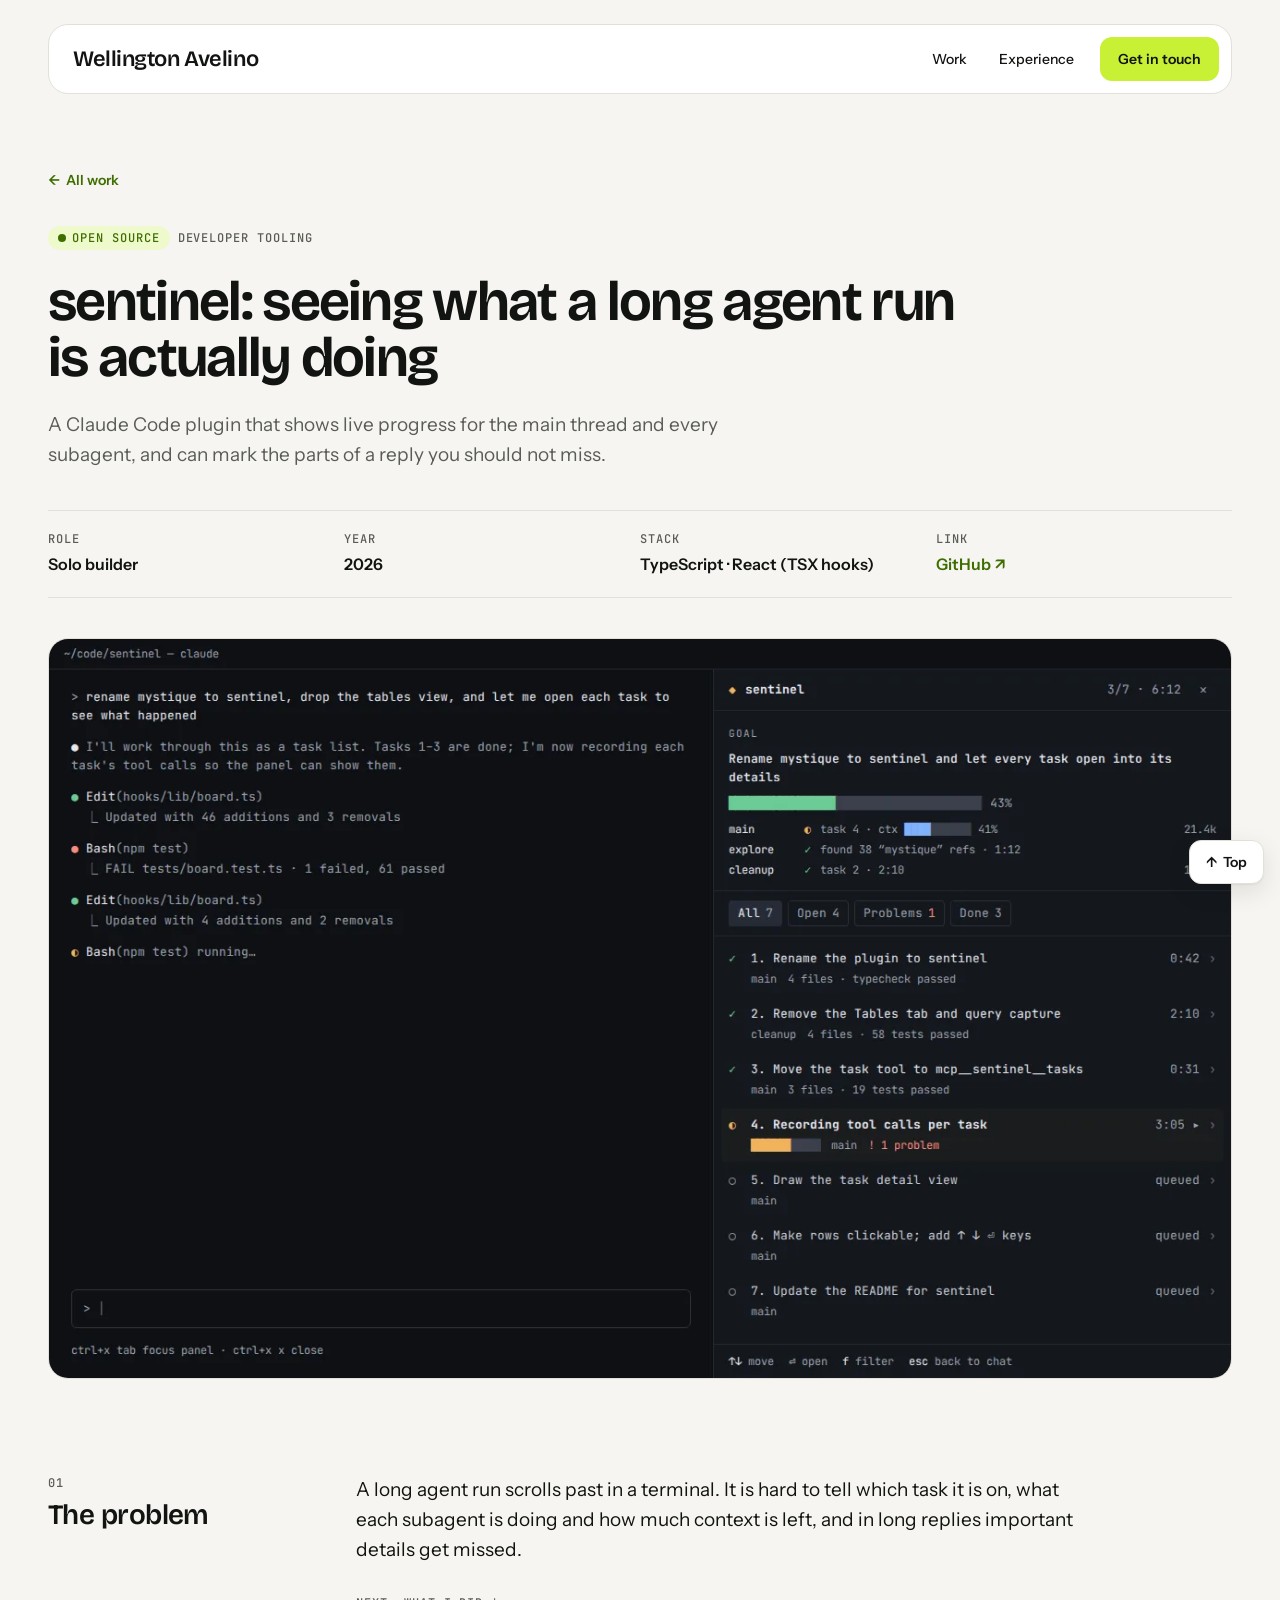
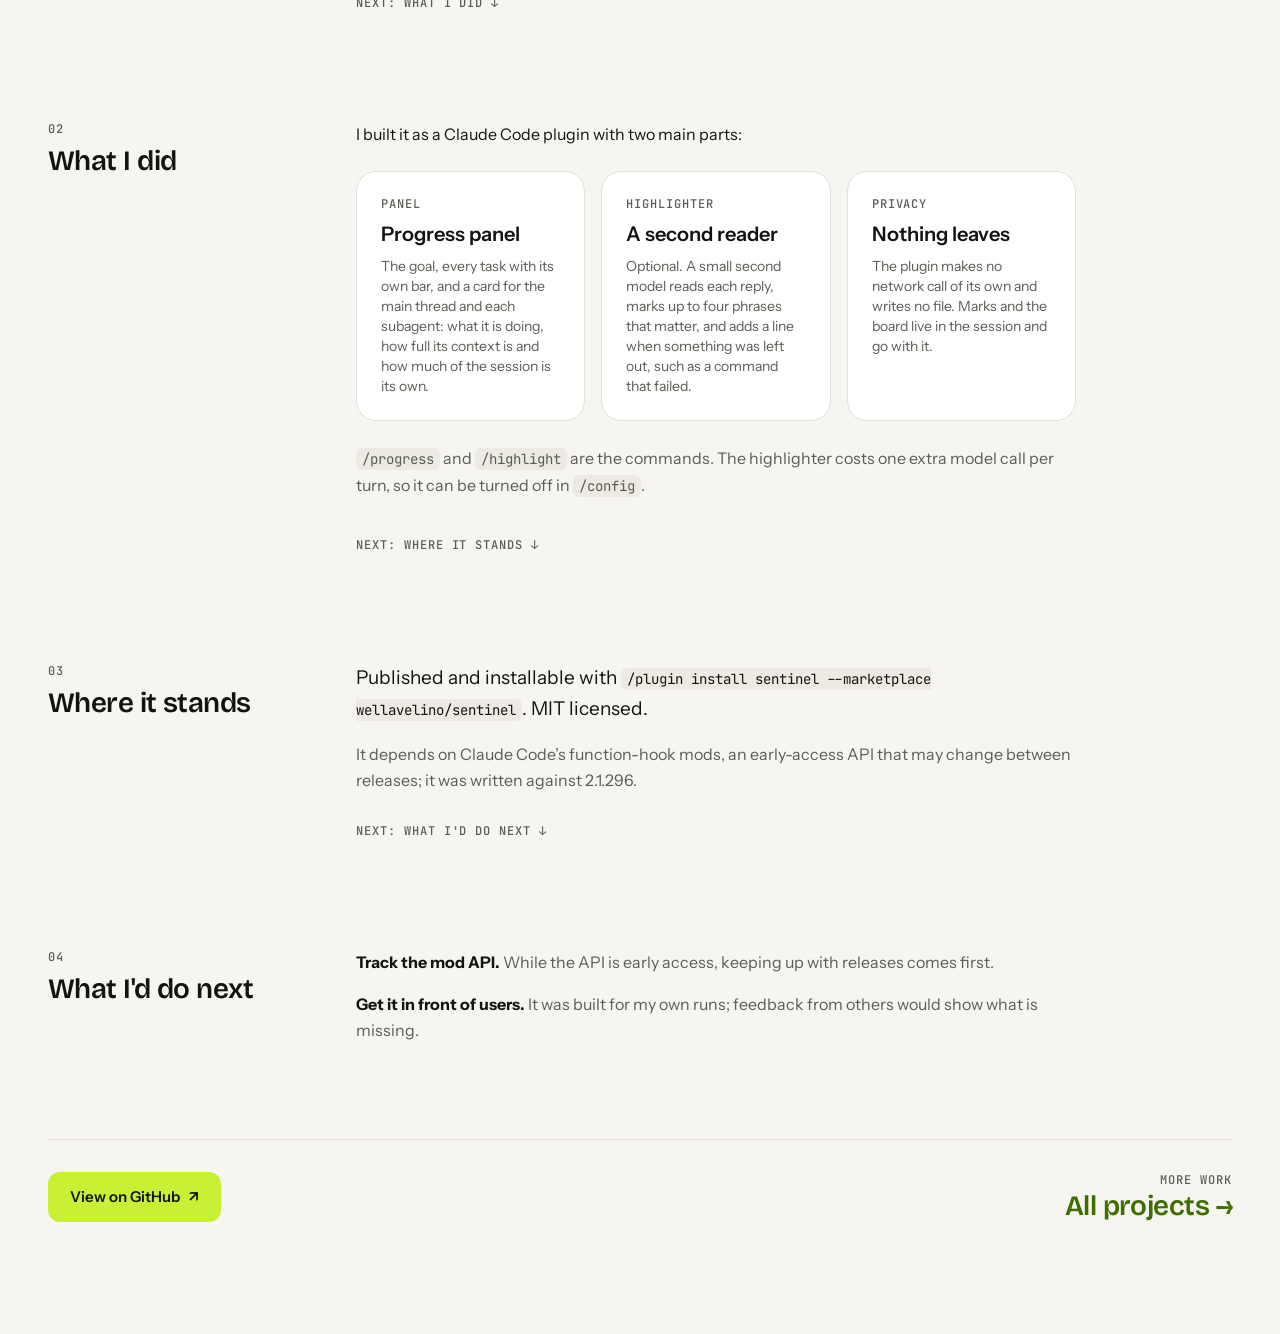
<file: work/sentinel.html>
<!doctype html>
<html lang="en">
<head>
<meta charset="utf-8">
<title>sentinel project — Wellington Avelino</title>
<meta name="viewport" content="width=device-width, initial-scale=1">
<meta name="description" content="How I built sentinel: a Claude Code plugin with a live progress panel for agents and subagents, and an optional highlighter for the phrases you must not miss.">
<meta property="og:title" content="sentinel project — Wellington Avelino">
<meta property="og:description" content="How I built sentinel: a Claude Code plugin with a live progress panel for agents and subagents, and an optional highlighter for the phrases you must not miss.">
<meta property="og:image" content="https://wellavelino.github.io/assets/work/sentinel-share.jpg">
<link rel="preconnect" href="https://fonts.googleapis.com">
<link rel="preconnect" href="https://fonts.gstatic.com" crossorigin>
<link rel="stylesheet" href="https://fonts.googleapis.com/css2?family=Bricolage+Grotesque:opsz,wght@12..96,500..700&amp;family=Instrument+Sans:wght@400;500;600&amp;family=JetBrains+Mono:wght@500&amp;display=swap">
<style>
body{margin:0;background:#f6f5f1}
a{color:#3f6e00}a:hover{color:#121411}
a:focus-visible,button:focus-visible{outline:2px solid #121411;outline-offset:2px}
.arrow{display:inline-block;transition:transform 160ms ease-out}
a:hover .arrow{transform:translateX(3px)}
a:hover .arrow-back{transform:translateX(-3px)}
@media (prefers-reduced-motion: reduce){.arrow{transition:none}}
</style>
<link rel="stylesheet" href="../assets/site.css">
</head>
<body>
<div id="top" style="background: #f6f5f1; color: #121411; font-family: 'Instrument Sans', system-ui, -apple-system, 'Segoe UI', sans-serif; font-size: 16px; line-height: 26px; min-height: 100vh">

<!-- NAV -->
<div style="max-width: 1200px; margin: 0 auto; padding: 24px clamp(16px, 4vw, 48px) 0">
<nav class="nav" aria-label="Main" style="display: flex; flex-wrap: wrap; align-items: center; justify-content: space-between; gap: 16px; background: #ffffff; border: 1px solid #e2e0d8; border-radius: 20px; padding: 12px 12px 12px 24px">
<a class="nav-brand" href="../index.html" style="font-family: 'Bricolage Grotesque', 'Instrument Sans', sans-serif; font-size: 22px; line-height: 28px; font-weight: 600; letter-spacing: -0.02em; color: #121411; text-decoration: none">Wellington Avelino</a>
<div class="nav-links" style="display: flex; flex-wrap: wrap; align-items: center; gap: 4px">
<a href="../index.html#work" style="font-size: 14px; line-height: 20px; font-weight: 500; color: #121411; text-decoration: none; padding: 12px 14px; border-radius: 12px">Work</a>
<a href="../index.html#experience" style="font-size: 14px; line-height: 20px; font-weight: 500; color: #121411; text-decoration: none; padding: 12px 14px; border-radius: 12px">Experience</a>
<a class="nav-cta" href="../index.html#contact" style="font-size: 14px; line-height: 20px; font-weight: 600; color: #121411; background: #c8f135; text-decoration: none; padding: 12px 18px; border-radius: 12px; margin-left: 8px">Get in touch</a>
</div>
</nav>
</div>

<!-- HEADER -->
<header style="max-width: 1200px; margin: 0 auto; padding: 64px clamp(16px, 4vw, 48px) 0; display: flex; flex-direction: column; gap: 24px">
<a href="../index.html#work" style="display: inline-flex; align-self: flex-start; align-items: center; gap: 6px; min-height: 44px; font-size: 14px; font-weight: 600; text-decoration: none"><span class="arrow arrow-back" aria-hidden="true">←</span> All work</a>
<div style="display: flex; flex-wrap: wrap; align-items: center; gap: 8px">
<span style="display: inline-flex; align-items: center; gap: 6px; background: #eef9cc; color: #3f6e00; border-radius: 999px; padding: 4px 10px; font-family: 'JetBrains Mono', ui-monospace, monospace; font-size: 12px; line-height: 16px; font-weight: 500; letter-spacing: 0.08em; text-transform: uppercase"><span aria-hidden="true" style="width: 8px; height: 8px; border-radius: 999px; background: #3f6e00"></span>Open source</span>
<span style="font-family: 'JetBrains Mono', ui-monospace, monospace; font-size: 12px; line-height: 16px; font-weight: 500; letter-spacing: 0.08em; text-transform: uppercase; color: #5a5d55">Developer tooling</span>
</div>
<h1 style="margin: 0; max-width: 920px; font-family: 'Bricolage Grotesque', 'Instrument Sans', sans-serif; font-size: clamp(36px, 5vw, 56px); line-height: 1; font-weight: 650; letter-spacing: -0.03em; overflow-wrap: anywhere">sentinel: seeing what a long agent run is actually doing</h1>
<p style="margin: 0; max-width: 720px; font-size: 19px; line-height: 30px; color: #5a5d55">A Claude Code plugin that shows live progress for the main thread and every subagent, and can mark the parts of a reply you should not miss.</p>

<!-- meta row -->
<dl style="margin: 16px 0 0; display: grid; grid-template-columns: repeat(auto-fit, minmax(min(100%, 200px), 1fr)); border-top: 1px solid #e2e0d8; border-bottom: 1px solid #e2e0d8">
<div style="padding: 20px 20px 20px 0; display: flex; flex-direction: column; gap: 4px">
<dt style="font-family: 'JetBrains Mono', ui-monospace, monospace; font-size: 12px; line-height: 16px; font-weight: 500; letter-spacing: 0.08em; text-transform: uppercase; color: #5a5d55">Role</dt>
<dd style="margin: 0; font-weight: 600; overflow-wrap: anywhere">Solo builder</dd>
</div>
<div style="padding: 20px 20px 20px 0; display: flex; flex-direction: column; gap: 4px">
<dt style="font-family: 'JetBrains Mono', ui-monospace, monospace; font-size: 12px; line-height: 16px; font-weight: 500; letter-spacing: 0.08em; text-transform: uppercase; color: #5a5d55">Year</dt>
<dd style="margin: 0; font-weight: 600; overflow-wrap: anywhere">2026</dd>
</div>
<div style="padding: 20px 20px 20px 0; display: flex; flex-direction: column; gap: 4px">
<dt style="font-family: 'JetBrains Mono', ui-monospace, monospace; font-size: 12px; line-height: 16px; font-weight: 500; letter-spacing: 0.08em; text-transform: uppercase; color: #5a5d55">Stack</dt>
<dd style="margin: 0; font-weight: 600; overflow-wrap: anywhere">TypeScript · React (TSX hooks)</dd>
</div>
<div style="padding: 20px 20px 20px 0; display: flex; flex-direction: column; gap: 4px">
<dt style="font-family: 'JetBrains Mono', ui-monospace, monospace; font-size: 12px; line-height: 16px; font-weight: 500; letter-spacing: 0.08em; text-transform: uppercase; color: #5a5d55">Link</dt>
<dd style="margin: 0; font-weight: 600; overflow-wrap: anywhere"><a href="https://github.com/wellavelino/sentinel" style="text-decoration: none">GitHub ↗</a></dd>
</div>
</dl>

<div style="aspect-ratio: 16 / 10; border-radius: 20px; border: 1px solid #e2e0d8; overflow: hidden; margin-top: 16px"><img src="../assets/work/sentinel.webp" alt="sentinel progress panel beside a Claude Code session, listing tasks and their status" width="1280" height="800" style="display: block; width: 100%; height: 100%; object-fit: cover; object-position: top left"></div>
</header>

<!-- BODY -->
<main style="max-width: 1200px; margin: 0 auto; padding: 96px clamp(16px, 4vw, 48px) 0; display: flex; flex-direction: column; gap: 96px">

<section aria-labelledby="s1" style="display: flex; flex-wrap: wrap; gap: 24px 48px">
<div class="col" style="flex: 0 0 260px; display: flex; flex-direction: column; gap: 8px">
<span style="font-family: 'JetBrains Mono', ui-monospace, monospace; font-size: 12px; line-height: 16px; font-weight: 500; letter-spacing: 0.08em; text-transform: uppercase; color: #5a5d55">01</span>
<h2 id="s1" style="margin: 0; font-family: 'Bricolage Grotesque', sans-serif; font-size: 28px; line-height: 1.15; font-weight: 600; letter-spacing: -0.02em">The problem</h2>
</div>
<div class="col" style="flex: 1 1 560px; min-width: 0; display: flex; flex-direction: column; gap: 16px; max-width: 720px">
<p style="margin: 0; font-size: 19px; line-height: 30px">A long agent run scrolls past in a terminal. It is hard to tell which task it is on, what each subagent is doing and how much context is left, and in long replies important details get missed.</p>
<a class="next" href="#s2">Next: What I did <span aria-hidden="true">↓</span></a>
</div>
</section>

<section aria-labelledby="s2" style="display: flex; flex-wrap: wrap; gap: 24px 48px">
<div class="col" style="flex: 0 0 260px; display: flex; flex-direction: column; gap: 8px">
<span style="font-family: 'JetBrains Mono', ui-monospace, monospace; font-size: 12px; line-height: 16px; font-weight: 500; letter-spacing: 0.08em; text-transform: uppercase; color: #5a5d55">02</span>
<h2 id="s2" style="margin: 0; font-family: 'Bricolage Grotesque', sans-serif; font-size: 28px; line-height: 1.15; font-weight: 600; letter-spacing: -0.02em">What I did</h2>
</div>
<div class="col" style="flex: 1 1 560px; min-width: 0; display: flex; flex-direction: column; gap: 24px; max-width: 720px">
<p style="margin: 0">I built it as a Claude Code plugin with two main parts:</p>
<div style="display: grid; grid-template-columns: repeat(auto-fit, minmax(min(100%, 200px), 1fr)); gap: 16px">
<div style="background: #ffffff; border: 1px solid #e2e0d8; border-radius: 20px; padding: 24px; display: flex; flex-direction: column; gap: 8px">
<span style="font-family: 'JetBrains Mono', ui-monospace, monospace; font-size: 12px; line-height: 16px; font-weight: 500; letter-spacing: 0.08em; text-transform: uppercase; color: #5a5d55">Panel</span>
<span style="font-size: 20px; line-height: 28px; font-weight: 600">Progress panel</span>
<p style="margin: 0; font-size: 14px; line-height: 20px; color: #5a5d55">The goal, every task with its own bar, and a card for the main thread and each subagent: what it is doing, how full its context is and how much of the session is its own.</p>
</div>
<div style="background: #ffffff; border: 1px solid #e2e0d8; border-radius: 20px; padding: 24px; display: flex; flex-direction: column; gap: 8px">
<span style="font-family: 'JetBrains Mono', ui-monospace, monospace; font-size: 12px; line-height: 16px; font-weight: 500; letter-spacing: 0.08em; text-transform: uppercase; color: #5a5d55">Highlighter</span>
<span style="font-size: 20px; line-height: 28px; font-weight: 600">A second reader</span>
<p style="margin: 0; font-size: 14px; line-height: 20px; color: #5a5d55">Optional. A small second model reads each reply, marks up to four phrases that matter, and adds a line when something was left out, such as a command that failed.</p>
</div>
<div style="background: #ffffff; border: 1px solid #e2e0d8; border-radius: 20px; padding: 24px; display: flex; flex-direction: column; gap: 8px">
<span style="font-family: 'JetBrains Mono', ui-monospace, monospace; font-size: 12px; line-height: 16px; font-weight: 500; letter-spacing: 0.08em; text-transform: uppercase; color: #5a5d55">Privacy</span>
<span style="font-size: 20px; line-height: 28px; font-weight: 600">Nothing leaves</span>
<p style="margin: 0; font-size: 14px; line-height: 20px; color: #5a5d55">The plugin makes no network call of its own and writes no file. Marks and the board live in the session and go with it.</p>
</div>
</div>
<p style="margin: 0; color: #5a5d55"><code style="font-family: 'JetBrains Mono', ui-monospace, monospace; font-size: 14px; background: #eceae3; border-radius: 6px; padding: 2px 6px; overflow-wrap: anywhere">/progress</code> and <code style="font-family: 'JetBrains Mono', ui-monospace, monospace; font-size: 14px; background: #eceae3; border-radius: 6px; padding: 2px 6px; overflow-wrap: anywhere">/highlight</code> are the commands. The highlighter costs one extra model call per turn, so it can be turned off in <code style="font-family: 'JetBrains Mono', ui-monospace, monospace; font-size: 14px; background: #eceae3; border-radius: 6px; padding: 2px 6px; overflow-wrap: anywhere">/config</code>.</p>
<a class="next" href="#s3">Next: Where it stands <span aria-hidden="true">↓</span></a>
</div>
</section>

<section aria-labelledby="s3" style="display: flex; flex-wrap: wrap; gap: 24px 48px">
<div class="col" style="flex: 0 0 260px; display: flex; flex-direction: column; gap: 8px">
<span style="font-family: 'JetBrains Mono', ui-monospace, monospace; font-size: 12px; line-height: 16px; font-weight: 500; letter-spacing: 0.08em; text-transform: uppercase; color: #5a5d55">03</span>
<h2 id="s3" style="margin: 0; font-family: 'Bricolage Grotesque', sans-serif; font-size: 28px; line-height: 1.15; font-weight: 600; letter-spacing: -0.02em">Where it stands</h2>
</div>
<div class="col" style="flex: 1 1 560px; min-width: 0; display: flex; flex-direction: column; gap: 16px; max-width: 720px">
<p style="margin: 0; font-size: 19px; line-height: 30px">Published and installable with <code style="font-family: 'JetBrains Mono', ui-monospace, monospace; font-size: 14px; background: #eceae3; border-radius: 6px; padding: 2px 6px; overflow-wrap: anywhere">/plugin install sentinel --marketplace wellavelino/sentinel</code>. MIT licensed.</p>
<p style="margin: 0; color: #5a5d55">It depends on Claude Code’s function-hook mods, an early-access API that may change between releases; it was written against 2.1.296.</p>
<a class="next" href="#s4">Next: What I'd do next <span aria-hidden="true">↓</span></a>
</div>
</section>

<section aria-labelledby="s4" style="display: flex; flex-wrap: wrap; gap: 24px 48px">
<div class="col" style="flex: 0 0 260px; display: flex; flex-direction: column; gap: 8px">
<span style="font-family: 'JetBrains Mono', ui-monospace, monospace; font-size: 12px; line-height: 16px; font-weight: 500; letter-spacing: 0.08em; text-transform: uppercase; color: #5a5d55">04</span>
<h2 id="s4" style="margin: 0; font-family: 'Bricolage Grotesque', sans-serif; font-size: 28px; line-height: 1.15; font-weight: 600; letter-spacing: -0.02em">What I'd do next</h2>
</div>
<div class="col" style="flex: 1 1 560px; min-width: 0; display: flex; flex-direction: column; gap: 16px; max-width: 720px">
<p style="margin: 0"><strong>Track the mod API.</strong> <span style="color: #5a5d55">While the API is early access, keeping up with releases comes first.</span></p>
<p style="margin: 0"><strong>Get it in front of users.</strong> <span style="color: #5a5d55">It was built for my own runs; feedback from others would show what is missing.</span></p>
</div>
</section>

</main>

<!-- FOOTER CTA -->
<div class="foot" style="max-width: 1200px; margin: 0 auto; padding: 96px clamp(16px, 4vw, 48px) 48px">
<div style="display: flex; flex-wrap: wrap; align-items: center; justify-content: space-between; gap: 24px; border-top: 1px solid #e2e0d8; padding-top: 32px">
<a href="https://github.com/wellavelino/sentinel" style="display: inline-flex; align-items: center; gap: 8px; min-height: 48px; box-sizing: border-box; padding: 12px 22px; border-radius: 12px; background: #c8f135; color: #121411; font-size: 15px; font-weight: 600; text-decoration: none">View on GitHub <span aria-hidden="true">↗</span></a>
<a href="../index.html#work" style="display: inline-flex; flex-direction: column; align-items: flex-end; gap: 2px; min-height: 44px; text-decoration: none">
<span style="font-family: 'JetBrains Mono', ui-monospace, monospace; font-size: 12px; line-height: 16px; font-weight: 500; letter-spacing: 0.08em; text-transform: uppercase; color: #5a5d55">More work</span>
<span style="font-family: 'Bricolage Grotesque', sans-serif; font-size: 28px; line-height: 1.15; font-weight: 600; letter-spacing: -0.02em">All projects <span class="arrow" aria-hidden="true">→</span></span>
</a>
</div>
</div>

<a class="to-top" href="#top"><span aria-hidden="true">↑</span> Top</a>
</div>
</body>
</html>
</file>
<file: assets/site.css>
/* Shared layer for every page: jump links and the layout for narrow screens.
   Page layout lives in inline styles, so the overrides below need !important. */
html{-webkit-text-size-adjust:100%;scroll-behavior:smooth}
h2[id]{scroll-margin-top:48px}
body{padding-bottom:64px} /* room for the top link at the end of the page */

.next{align-self:flex-start;display:inline-flex;align-items:center;gap:8px;min-height:44px;font-family:'JetBrains Mono',ui-monospace,monospace;font-size:12px;line-height:16px;font-weight:500;letter-spacing:.08em;text-transform:uppercase;color:#5a5d55;text-decoration:none}
.next:hover{color:#121411}
.to-top{position:fixed;right:16px;bottom:16px;z-index:10;display:inline-flex;align-items:center;gap:6px;min-height:44px;box-sizing:border-box;padding:0 16px;background:#fff;border:1px solid #e2e0d8;border-radius:12px;box-shadow:0 1px 2px rgba(18,20,17,.06),0 8px 24px rgba(18,20,17,.10);color:#121411;font-size:14px;font-weight:600;text-decoration:none}

/* Hide the top link until the page has scrolled, where the browser supports it. */
@supports (animation-timeline:scroll()){
  .to-top{animation:to-top-in linear both;animation-timeline:scroll();animation-range:0 320px}
  @keyframes to-top-in{from{opacity:0;visibility:hidden}to{opacity:1;visibility:visible}}
}

@media (prefers-reduced-motion:reduce){html{scroll-behavior:auto}}
@media (hover:none){.card:hover,.card:focus-within{transform:none;box-shadow:none}}

/* Below this width the fixed label column no longer fits beside the text. */
@media (max-width:960px){
  .col{flex:1 1 100%!important}
  .stats{grid-template-columns:1fr 1fr!important}
  .stats>div:nth-child(odd):last-child{grid-column:1/-1}
}

@media (max-width:640px){
  /* Nav: name and button on the first row, links on the second. */
  .nav{gap:4px 8px!important;padding:8px 8px 8px 16px!important}
  .nav::before{content:"";order:3;flex-basis:100%;height:0}
  .nav-brand{order:1;flex:1 1 auto;font-size:18px!important}
  .nav-links{display:contents!important}
  .nav-cta{order:2;margin-left:0!important;padding:10px 14px!important}
  .nav-links a:not(.nav-cta){order:4;flex:1 1 0;text-align:center;padding:12px 4px!important}
  .nav-dup{display:none}

  header,main,section[id]{padding-top:48px!important}
  header,section[id]{gap:24px!important}
  main{gap:48px!important}
  .foot{padding-top:48px!important}

  h1{font-size:clamp(32px,9.5vw,40px)!important;line-height:1.02!important;text-wrap:balance}
  section[id] h2{font-size:34px!important;line-height:1.05!important;text-wrap:balance}
  header p{font-size:17px!important;line-height:27px!important}
  .pill{border-radius:12px!important;align-items:baseline!important}

  dl{grid-template-columns:1fr 1fr!important}
  .stats>div{padding-right:16px!important}
  .stats>div>span:first-child{font-size:36px!important}
  dl>div{padding:14px 12px 14px 0!important}
  dl>div:nth-child(odd):last-child{grid-column:1/-1}

  .card{padding:16px!important;gap:16px!important}
  .card h3{font-size:28px!important}
  .pad{padding:24px!important}

  .role{display:block!important}
  .role span{display:block;line-height:22px!important}
}

/* Keeps the name and the button on one row on the smallest phones. */
@media (max-width:360px){
  .nav-brand{font-size:16px!important}
  .nav-cta{padding:10px!important}
}
</file>
